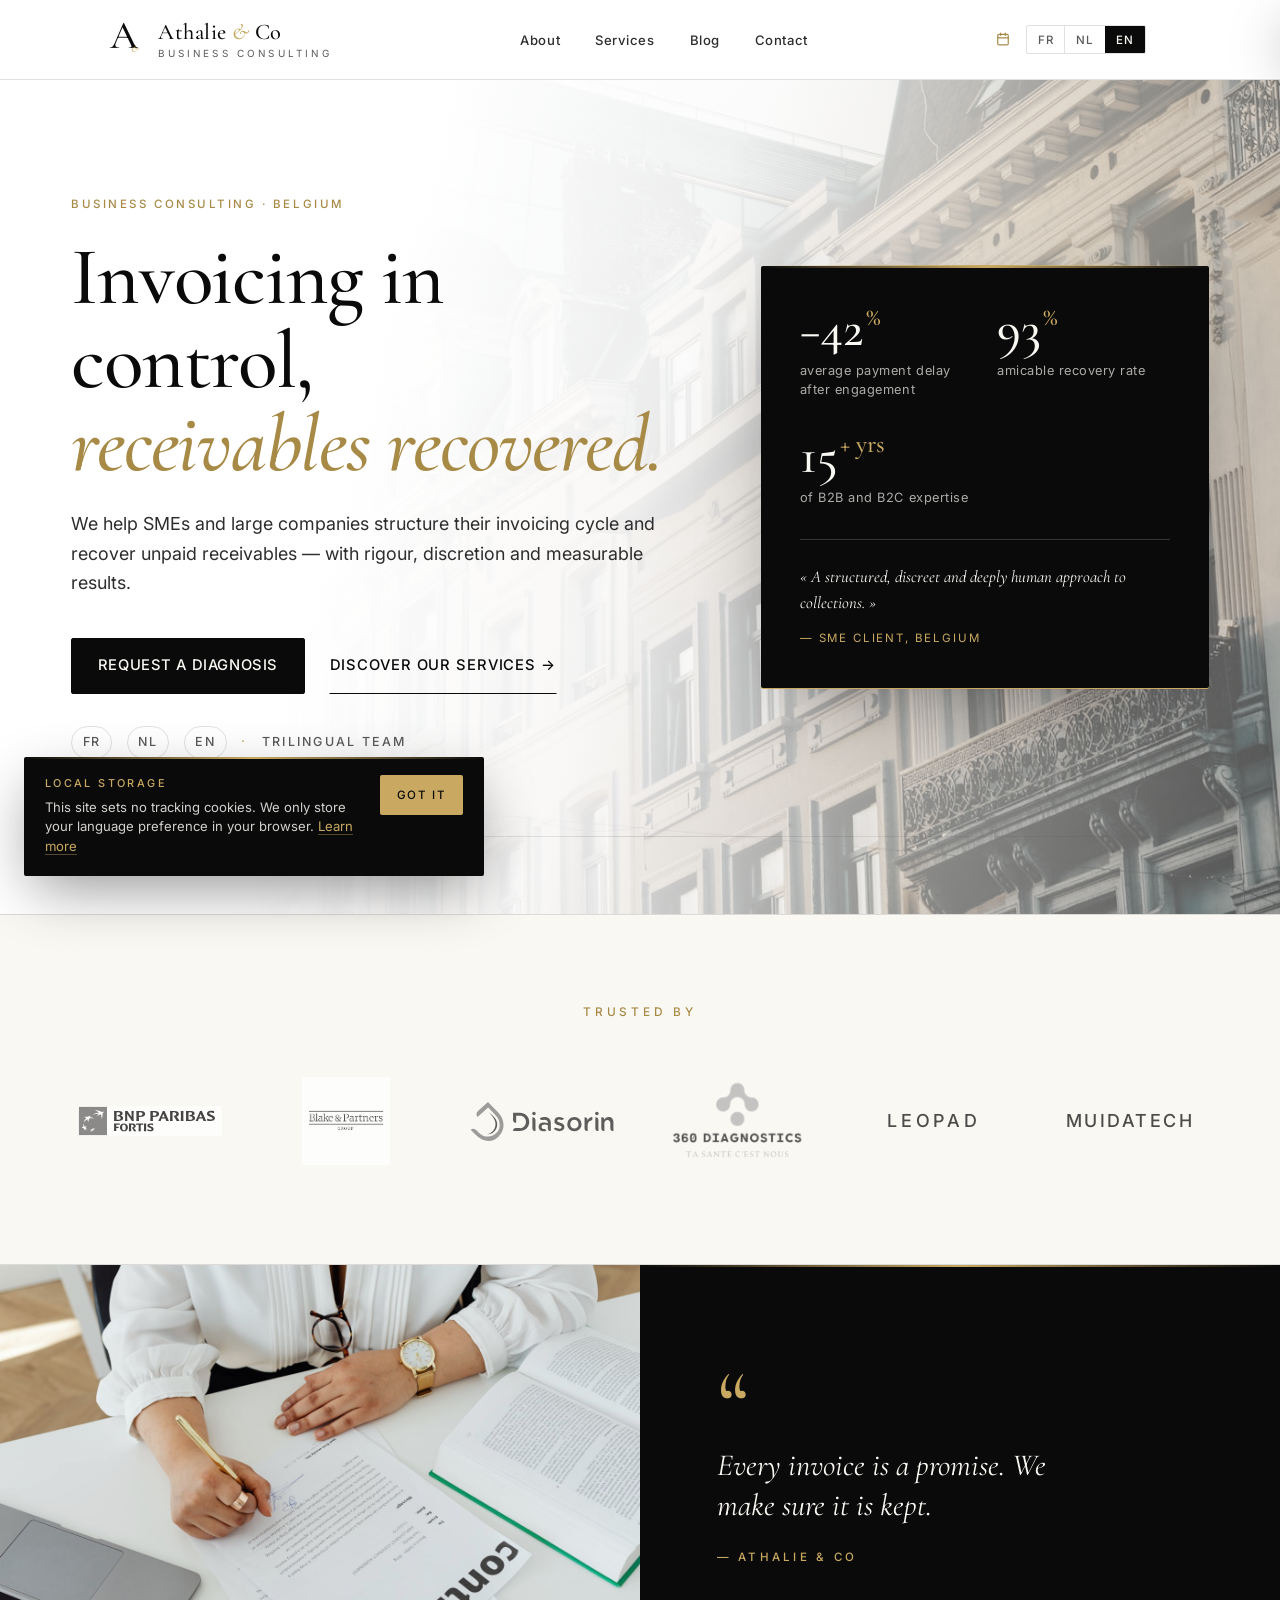
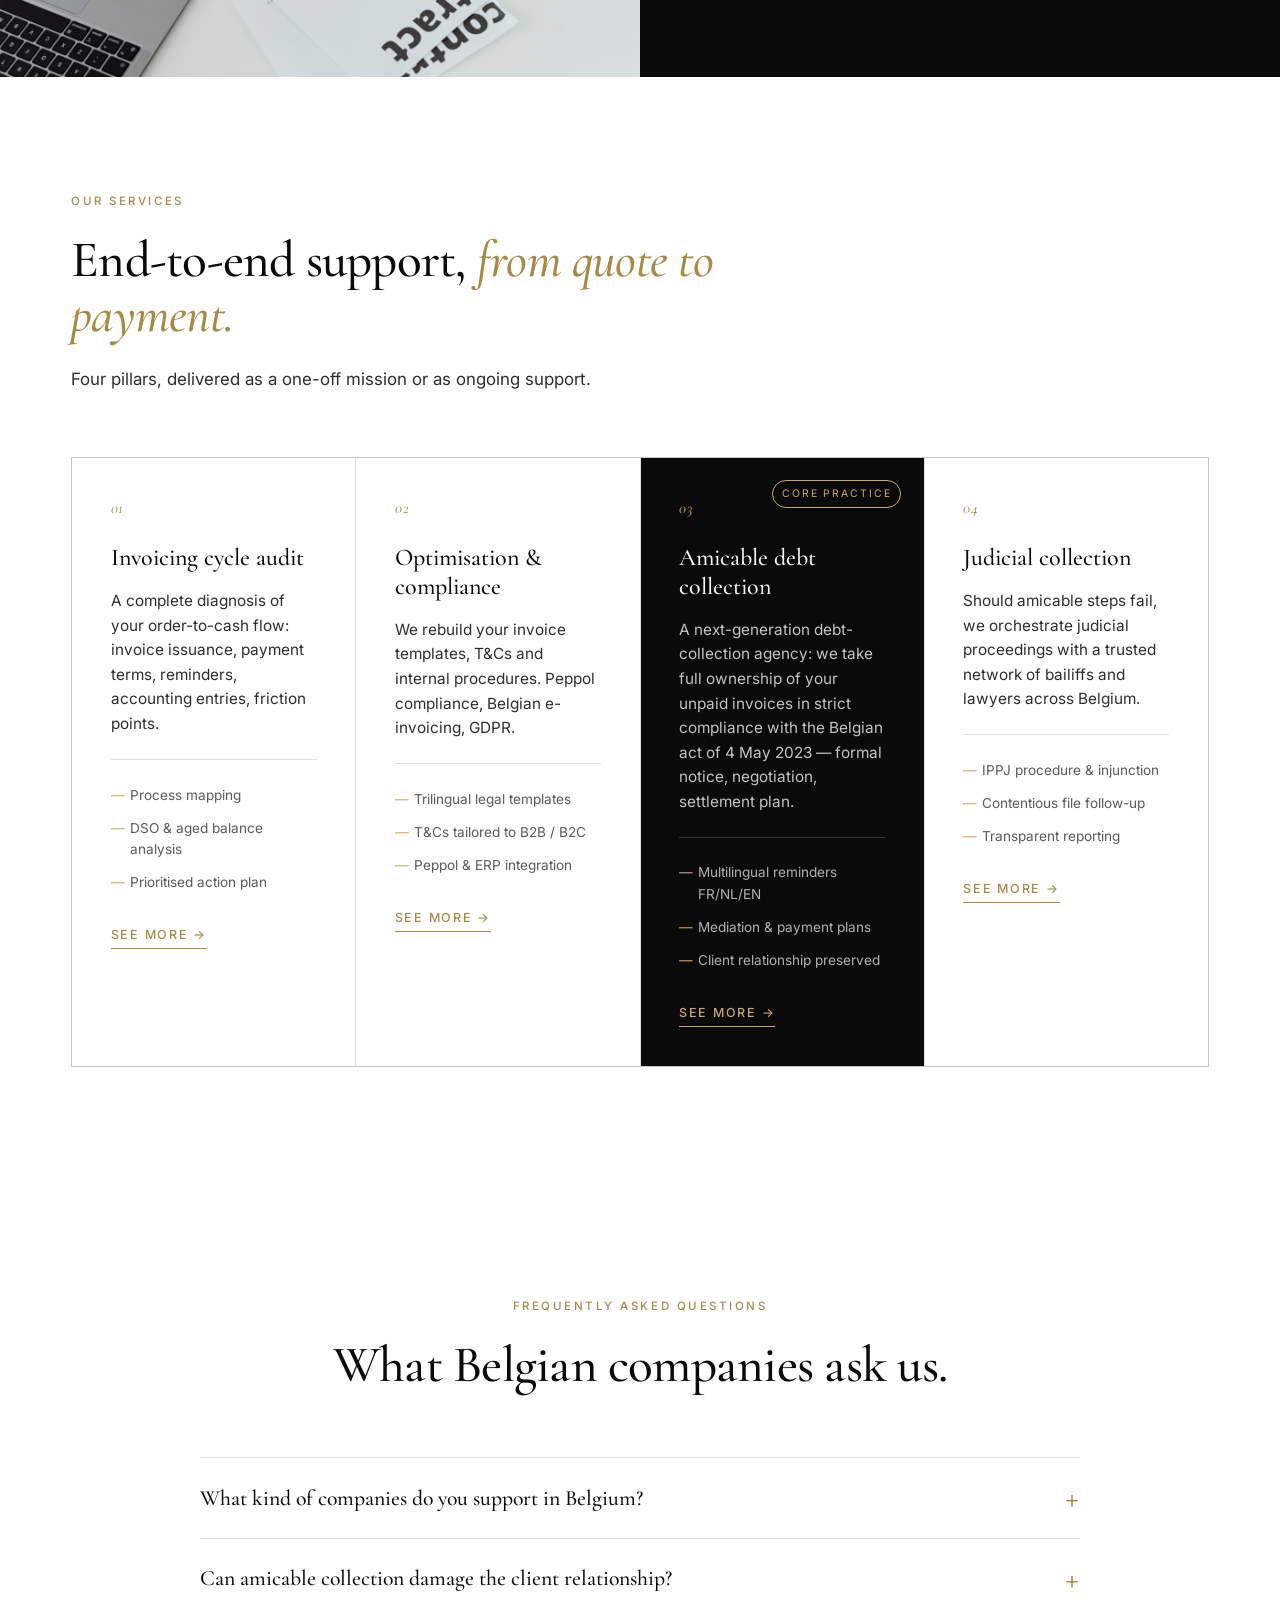
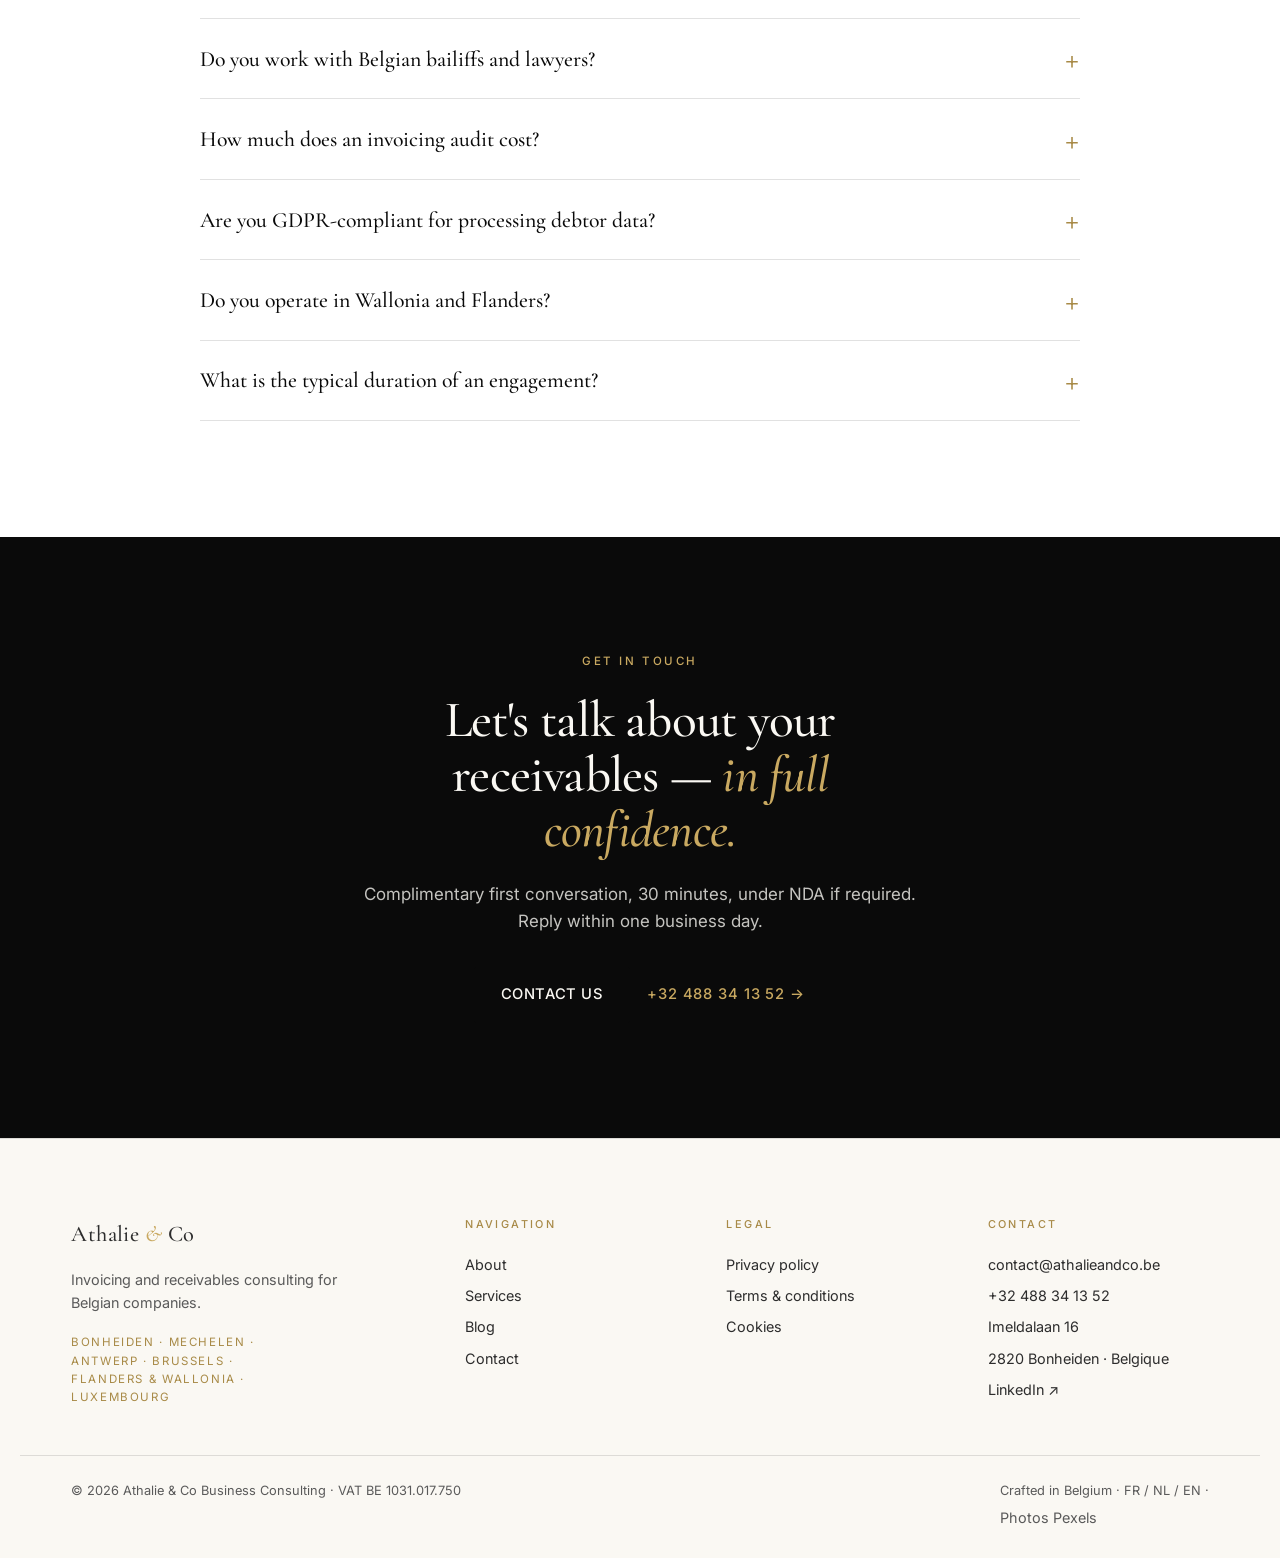
<file: index.html>
<!doctype html>
<html lang="fr">
<head>
  <meta charset="utf-8">
  <meta name="viewport" content="width=device-width,initial-scale=1,viewport-fit=cover">
  <meta http-equiv="Content-Security-Policy" content="upgrade-insecure-requests">
  <meta name="theme-color" content="#0A0A0A">
  <title>Athalie &amp; Co — Conseil en facturation et recouvrement de créances · Belgique</title>
  <meta name="description" content="Athalie & Co accompagne les entreprises belges dans l'optimisation de leur facturation et le recouvrement de créances. Équipe trilingue FR / NL / EN.">
  <meta name="robots" content="index,follow">
  <meta name="author" content="Athalie & Co Business Consulting">

  <meta property="og:title" content="Athalie & Co — Conseil en facturation et recouvrement · Belgique">
  <meta property="og:description" content="Cabinet trilingue (FR/NL/EN) en conseil en facturation et recouvrement de créances pour entreprises belges. Bonheiden, Anvers, Bruxelles, Wallonie & Flandre.">
  <meta property="og:type" content="website">
  <meta property="og:url" content="https://athalieandco.be">
  <meta property="og:site_name" content="Athalie & Co Business Consulting">
  <meta property="og:image" content="https://athalieandco.be/assets/images/team.jpg">
  <meta property="og:image:width" content="900">
  <meta property="og:image:height" content="1300">
  <meta property="og:image:alt" content="L'équipe Athalie & Co en réunion stratégique">
  <meta property="og:locale" content="fr_BE">
  <meta property="og:locale:alternate" content="nl_BE">
  <meta property="og:locale:alternate" content="en_GB">

  <meta name="twitter:card" content="summary_large_image">
  <meta name="twitter:title" content="Athalie & Co — Business Consulting · Belgique">
  <meta name="twitter:description" content="Conseil en facturation et recouvrement de créances pour entreprises belges. Équipe trilingue FR / NL / EN.">
  <meta name="twitter:image" content="https://athalieandco.be/assets/images/team.jpg">

  <meta name="geo.region" content="BE-VAN">
  <meta name="geo.placename" content="Bonheiden">
  <meta name="geo.position" content="51.0089;4.5694">
  <meta name="ICBM" content="51.0089, 4.5694">

  <link rel="icon" type="image/svg+xml" href="assets/favicon.svg">
  <link rel="alternate" hreflang="fr-be" href="./">
  <link rel="alternate" hreflang="nl-be" href="./?lang=nl">
  <link rel="alternate" hreflang="en" href="./?lang=en">
  <link rel="canonical" href="./">

  <link rel="preconnect" href="https://fonts.googleapis.com">
  <link rel="preconnect" href="https://fonts.gstatic.com" crossorigin>
  <link href="https://fonts.googleapis.com/css2?family=Cormorant+Garamond:ital,wght@0,400;0,500;0,600;1,400;1,500&family=Inter:wght@300;400;500;600&display=swap" rel="stylesheet">

  <link rel="preload" as="image" href="assets/images/brussels.jpg" fetchpriority="high">
  <link rel="manifest" href="manifest.webmanifest">
  <link rel="stylesheet" href="styles.css?v=20260518">

  <script type="application/ld+json">
  {
    "@context": "https://schema.org",
    "@type": ["LocalBusiness", "ProfessionalService"],
    "@id": "https://athalieandco.be/#business",
    "name": "Athalie & Co Business Consulting",
    "alternateName": "Athalie & Co",
    "description": "Cabinet de conseil en facturation et recouvrement de créances pour entreprises en Belgique. Équipe trilingue FR / NL / EN. Bonheiden, Anvers, Bruxelles, Flandre & Wallonie.",
    "url": "https://athalieandco.be",
    "logo": "https://athalieandco.be/assets/logo.png",
    "image": "https://athalieandco.be/assets/images/team.jpg",
    "telephone": "+32488341352",
    "email": "contact@athalieandco.be",
    "priceRange": "€€",
    "currenciesAccepted": "EUR",
    "paymentAccepted": "Virement bancaire, SEPA",
    "vatID": "BE1031017750",
    "address": {
      "@type": "PostalAddress",
      "streetAddress": "Imeldalaan 16",
      "postalCode": "2820",
      "addressLocality": "Bonheiden",
      "addressRegion": "Antwerpen",
      "addressCountry": "BE"
    },
    "geo": {
      "@type": "GeoCoordinates",
      "latitude": 51.0089,
      "longitude": 4.5694
    },
    "openingHoursSpecification": [{
      "@type": "OpeningHoursSpecification",
      "dayOfWeek": ["Monday","Tuesday","Wednesday","Thursday","Friday"],
      "opens": "09:00",
      "closes": "18:00"
    }],
    "areaServed": [
      { "@type": "Country", "name": "Belgium" },
      { "@type": "AdministrativeArea", "name": "Région de Bruxelles-Capitale" },
      { "@type": "AdministrativeArea", "name": "Vlaanderen" },
      { "@type": "AdministrativeArea", "name": "Wallonie" },
      { "@type": "AdministrativeArea", "name": "Antwerpen" },
      { "@type": "AdministrativeArea", "name": "Vlaams-Brabant" },
      { "@type": "AdministrativeArea", "name": "Brabant Wallon" },
      { "@type": "Country", "name": "Luxembourg" }
    ],
    "knowsLanguage": ["fr-BE", "nl-BE", "en"],
    "availableLanguage": ["fr", "nl", "en"],
    "founder": {
      "@type": "Person",
      "name": "Anne-Françoise Mabiala",
      "jobTitle": "Founder",
      "sameAs": "https://www.linkedin.com/in/anne-françoise-mabiala/"
    },
    "hasOfferCatalog": {
      "@type": "OfferCatalog",
      "name": "Services",
      "itemListElement": [
        { "@type": "Offer", "itemOffered": { "@type": "Service", "name": "Audit du cycle de facturation", "serviceType": "Audit comptable" } },
        { "@type": "Offer", "itemOffered": { "@type": "Service", "name": "Optimisation et mise en conformité Peppol", "serviceType": "Conseil" } },
        { "@type": "Offer", "itemOffered": { "@type": "Service", "name": "Recouvrement amiable de créances", "serviceType": "Recouvrement" } },
        { "@type": "Offer", "itemOffered": { "@type": "Service", "name": "Recouvrement judiciaire", "serviceType": "Recouvrement contentieux" } }
      ]
    },
    "sameAs": ["https://www.linkedin.com/in/anne-françoise-mabiala/"]
  }
  </script>

  <script type="application/ld+json">
  {
    "@context": "https://schema.org",
    "@type": "FAQPage",
    "mainEntity": [
      {
        "@type": "Question",
        "name": "Quels types d'entreprises accompagnez-vous en Belgique ?",
        "acceptedAnswer": {
          "@type": "Answer",
          "text": "Nous accompagnons les PME, ETI et grandes entreprises actives en Belgique — services, immobilier, santé, construction, e-commerce et professions libérales. Notre couverture est nationale, avec une présence renforcée en Flandre (Anvers, Vlaams-Brabant) et en Région bruxelloise."
        }
      },
      {
        "@type": "Question",
        "name": "Le recouvrement amiable peut-il endommager la relation client ?",
        "acceptedAnswer": {
          "@type": "Answer",
          "text": "Non. Notre méthode repose sur le dialogue dans la langue du débiteur (FR / NL / EN), le respect strict de la loi belge du 4 mai 2023 et la médiation par plan d'apurement. Plus de 90 % des dossiers se résolvent à l'amiable sans rupture commerciale."
        }
      },
      {
        "@type": "Question",
        "name": "Travaillez-vous avec des huissiers et avocats belges ?",
        "acceptedAnswer": {
          "@type": "Answer",
          "text": "Oui. En cas d'échec amiable, nous orchestrons la procédure judiciaire en collaboration avec un réseau d'huissiers de justice et d'avocats partenaires sur l'ensemble du territoire belge."
        }
      },
      {
        "@type": "Question",
        "name": "Combien coûte un audit de facturation ?",
        "acceptedAnswer": {
          "@type": "Answer",
          "text": "Chaque mission fait l'objet d'un devis personnalisé en fonction de la taille de l'entreprise et de la complexité du cycle order-to-cash. Le premier échange de diagnostic (30 min) est offert. Nos honoraires peuvent être forfaitaires, au temps passé ou au résultat pour le recouvrement amiable."
        }
      },
      {
        "@type": "Question",
        "name": "Êtes-vous conformes RGPD pour le traitement des données débiteurs ?",
        "acceptedAnswer": {
          "@type": "Answer",
          "text": "Oui. Un accord de sous-traitance RGPD (article 28) est signé pour chaque mission impliquant un transfert de données débiteurs. Toutes les données sont traitées exclusivement dans l'UE et conformément à la loi belge du 30 juillet 2018."
        }
      },
      {
        "@type": "Question",
        "name": "Intervenez-vous en Wallonie et en Flandre ?",
        "acceptedAnswer": {
          "@type": "Answer",
          "text": "Oui, sur l'ensemble de la Belgique — Flandre, Wallonie, Région de Bruxelles-Capitale — ainsi qu'au Luxembourg et en France. Notre équipe trilingue traite chaque dossier dans la langue du client final."
        }
      },
      {
        "@type": "Question",
        "name": "Quelle est la durée typique d'une mission ?",
        "acceptedAnswer": {
          "@type": "Answer",
          "text": "Un audit de facturation prend 2 à 4 semaines. Une mission de recouvrement amiable se déroule sur 6 à 12 semaines. Les accompagnements récurrents (poste client, formation) sont sur 3 à 12 mois."
        }
      }
    ]
  }
  </script>

  <!-- Google Analytics gtag.js -->
  <script async src="https://www.googletagmanager.com/gtag/js?id=G-Y983EKCF2R"></script>
  <script>
    window.dataLayer = window.dataLayer || [];
    function gtag(){dataLayer.push(arguments);}
    gtag('js', new Date());
    gtag('config', 'G-Y983EKCF2R');
  </script>
</head>
<body>

<header class="site-header" id="top">
  <div class="container header__inner">
    <a class="brand" href="/" aria-label="Athalie & Co">
      <svg class="brand__mark" viewBox="0 0 200 200" aria-hidden="true">
        <text x="100" y="135" text-anchor="middle" font-family="'Cormorant Garamond', Georgia, serif" font-weight="500" font-size="180">A</text>
        <text x="148" y="155" text-anchor="middle" font-family="'Cormorant Garamond', Georgia, serif" font-style="italic" font-weight="500" font-size="48" class="brand__amp">&amp;</text>
      </svg>
      <span class="brand__wordmark">
        <span class="brand__name">Athalie <span class="brand__amp-inline">&amp;</span> Co</span>
        <span class="brand__tag" data-i18n="brand.tag">Business Consulting</span>
      </span>
    </a>

    <nav class="nav" aria-label="Primary">
      <ul>
        <li><a href="about.html" data-i18n="nav.about">À propos</a></li>
        <li><a href="services.html" data-i18n="nav.services">Services</a></li>
        <li><a href="blog/" data-i18n="nav.blog">Blog</a></li>
        <li><a href="contact.html" data-i18n="nav.contact">Contact</a></li>
      </ul>
    </nav>

    <div class="header__aside">
      <a class="header__cta" href="contact.html" aria-label="Réserver un rendez-vous">
        <svg width="14" height="14" viewBox="0 0 24 24" fill="none" stroke="currentColor" stroke-width="2" stroke-linecap="round" stroke-linejoin="round" aria-hidden="true"><rect x="3" y="4" width="18" height="18" rx="2" ry="2"/><line x1="16" y1="2" x2="16" y2="6"/><line x1="8" y1="2" x2="8" y2="6"/><line x1="3" y1="10" x2="21" y2="10"/></svg>
        <span data-i18n="nav.book">Réserver un RDV</span>
      </a>
      <div class="lang" role="group" aria-label="Language">
        <button type="button" data-lang="fr" aria-pressed="true">FR</button>
        <button type="button" data-lang="nl" aria-pressed="false">NL</button>
        <button type="button" data-lang="en" aria-pressed="false">EN</button>
      </div>
    </div>

    <button class="menu-toggle" aria-expanded="false" aria-controls="mobile-nav" aria-label="Menu">
      <span></span><span></span><span></span>
    </button>
  </div>

  <div class="mobile-nav__backdrop" hidden></div>
  <aside class="mobile-nav" id="mobile-nav" hidden aria-label="Menu mobile">
    <button type="button" class="mobile-nav__close" aria-label="Fermer le menu">
      <svg width="22" height="22" viewBox="0 0 24 24" fill="none" stroke="currentColor" stroke-width="1.5" aria-hidden="true">
        <line x1="6" y1="6" x2="18" y2="18"/>
        <line x1="18" y1="6" x2="6" y2="18"/>
      </svg>
    </button>
    <nav aria-label="Menu mobile principal">
      <ul>
        
<li><a href="about.html" data-i18n="nav.about">À propos</a></li>        <li><a href="services.html" data-i18n="nav.services">Services</a></li>        <li><a href="blog/" data-i18n="nav.blog">Blog</a></li>        <li><a href="contact.html" data-i18n="nav.contact">Contact</a></li>
      </ul>
    </nav>
    <div class="mobile-nav__lang" role="group" aria-label="Language">
      <button type="button" data-lang="fr" aria-pressed="true">FR</button>
      <button type="button" data-lang="nl" aria-pressed="false">NL</button>
      <button type="button" data-lang="en" aria-pressed="false">EN</button>
    </div>
    <div class="mobile-nav__contact">
      <a href="tel:+32488341352">+32 488 34 13 52</a>
      <a href="mailto:contact@athalieandco.be">contact@athalieandco.be</a>
      <a href="https://www.linkedin.com/in/anne-françoise-mabiala/" rel="noopener" target="_blank">LinkedIn ↗</a>
    </div>
    <a class="btn btn--gold btn--block mobile-nav__cta" href="contact.html" data-i18n="nav.book">Réserver un RDV</a>
  </aside>
</header>

<main id="main">

  <!-- HERO -->
  <section class="hero">
    <div class="container hero__grid">
      <div class="hero__copy">
        <p class="eyebrow" data-i18n="hero.eyebrow">Conseil aux entreprises · Belgique</p>
        <h1 class="display">
          <span data-i18n="hero.title.l1">Facturation maîtrisée,</span><br>
          <em data-i18n="hero.title.l2">créances recouvrées.</em>
        </h1>
        <p class="lede" data-i18n="hero.lede">
          Nous aidons les PME et grandes entreprises à structurer leur cycle de facturation et à récupérer leurs créances impayées — avec rigueur, discrétion et résultats mesurables.
        </p>
        <div class="hero__cta">
          <a class="btn btn--gold" href="contact.html" data-i18n="hero.cta1">Demander un diagnostic</a>
          <a class="btn btn--link" href="services.html" data-i18n="hero.cta2">Découvrir nos services →</a>
        </div>
        <ul class="hero__pills" aria-label="Languages">
          <li>FR</li><li>NL</li><li>EN</li>
          <li class="hero__pills-sep">·</li>
          <li data-i18n="hero.pill.trilingual">Équipe trilingue</li>
        </ul>
      </div>

      <aside class="hero__card" aria-label="Indicateurs clés">
        <div class="kpi">
          <div class="kpi__num">−42<span>%</span></div>
          <div class="kpi__lbl" data-i18n="hero.kpi1">délai moyen de paiement après mission</div>
        </div>
        <div class="kpi">
          <div class="kpi__num">93<span>%</span></div>
          <div class="kpi__lbl" data-i18n="hero.kpi2">taux de recouvrement amiable</div>
        </div>
        <div class="kpi">
          <div class="kpi__num">15<span data-i18n="hero.kpi3suffix">+ ans</span></div>
          <div class="kpi__lbl" data-i18n="hero.kpi3">d'expertise B2B et B2C</div>
        </div>
        <div class="kpi kpi--quote">
          <p>« <span data-i18n="hero.kpi.quote">Une approche structurée, discrète et profondément humaine du recouvrement.</span> »</p>
          <span class="kpi__cite" data-i18n="hero.kpi.cite">— Client PME, Belgique</span>
        </div>
      </aside>
    </div>

    <div class="hero__rule" aria-hidden="true"></div>
  </section>

  <!-- CLIENTS / TRUSTED BY -->
  <section class="clients" aria-label="Clients">
    <div class="container">
      <p class="clients__label" data-i18n="clients.label">Ils nous font confiance</p>
      <ul class="clients__list">
        <li class="client" data-name="BNP Paribas Fortis">
          <img src="assets/clients/bnp-paribas-fortis.svg" alt="BNP Paribas Fortis" loading="lazy">
        </li>
        <li class="client" data-name="Blake &amp; Partners">
          <img src="assets/clients/blake-partners.png" alt="Blake &amp; Partners" loading="lazy">
        </li>
        <li class="client" data-name="DiaSorin">
          <img src="assets/clients/diasorin.svg" alt="DiaSorin" loading="lazy">
        </li>
        <li class="client" data-name="360 Diagnostics">
          <img src="assets/clients/360-diagnostics.png" alt="360 Diagnostics" loading="lazy">
        </li>
        <li class="client" data-name="Leopad">
          <span class="client__wordmark client__wordmark--leopad">Leopad</span>
        </li>
        <li class="client" data-name="Muidatech">
          <span class="client__wordmark client__wordmark--muidatech">Muidatech</span>
        </li>
      </ul>
    </div>
  </section>

  <!-- EDITORIAL STRIP -->
  <section class="strip" aria-hidden="true">
    <figure class="strip__half strip__half--img">
      <img src="assets/images/signing.jpg" alt="" loading="lazy" width="1400" height="900">
    </figure>
    <figure class="strip__half strip__half--quote">
      <blockquote>
        <span class="strip__mark">“</span>
        <p data-i18n="strip.quote">Chaque facture est une promesse. Nous veillons à ce qu'elle soit tenue.</p>
        <footer data-i18n="strip.cite">— Athalie &amp; Co</footer>
      </blockquote>
    </figure>
  </section>

  <!-- SERVICES -->
  <section class="section" id="services">
    <div class="container">
      <header class="section__head">
        <p class="eyebrow" data-i18n="services.eyebrow">Nos services</p>
        <h2 class="display display--sm">
          <span data-i18n="services.title.l1">Un accompagnement complet,</span>
          <em data-i18n="services.title.l2">du devis au paiement.</em>
        </h2>
        <p class="section__lede" data-i18n="services.lede">
          Quatre piliers d'intervention, modulables en mission ponctuelle ou en accompagnement récurrent.
        </p>
      </header>

      <div class="services">

        <article class="service">
          <div class="service__num">01</div>
          <h3 data-i18n="svc1.title">Audit du cycle de facturation</h3>
          <p data-i18n="svc1.body">Diagnostic complet de votre order-to-cash : émission des factures, conditions de paiement, relances, écritures comptables, points de friction.</p>
          <ul>
            <li data-i18n="svc1.b1">Cartographie des flux</li>
            <li data-i18n="svc1.b2">Analyse du DSO &amp; balance âgée</li>
            <li data-i18n="svc1.b3">Plan d'action priorisé</li>
          </ul>
          <a class="service__cta" href="services.html#audit" data-i18n="svc.cta">Voir le détail →</a>
        </article>

        <article class="service">
          <div class="service__num">02</div>
          <h3 data-i18n="svc2.title">Optimisation &amp; mise en conformité</h3>
          <p data-i18n="svc2.body">Refonte de vos modèles de factures, conditions générales de vente et procédures internes. Conformité Peppol, e-invoicing belge, RGPD.</p>
          <ul>
            <li data-i18n="svc2.b1">Modèles légaux trilingues</li>
            <li data-i18n="svc2.b2">CGV adaptées B2B / B2C</li>
            <li data-i18n="svc2.b3">Intégration Peppol &amp; ERP</li>
          </ul>
          <a class="service__cta" href="services.html#conformite" data-i18n="svc.cta">Voir le détail →</a>
        </article>

        <article class="service service--featured">
          <div class="service__num">03</div>
          <h3 data-i18n="svc3.title">Recouvrement amiable de créances</h3>
          <p data-i18n="svc3.body">Société de recouvrement nouvelle génération : nous prenons en charge vos factures impayées dans le respect strict de la loi belge du 4 mai 2023 — mise en demeure, négociation, plan d'apurement.</p>
          <ul>
            <li data-i18n="svc3.b1">Relances multicanales FR/NL/EN</li>
            <li data-i18n="svc3.b2">Médiation et plans de paiement</li>
            <li data-i18n="svc3.b3">Préservation de la relation client</li>
          </ul>
          <a class="service__cta service__cta--light" href="services.html#amiable" data-i18n="svc.cta">Voir le détail →</a>
          <span class="service__badge" data-i18n="svc3.badge">Cœur de métier</span>
        </article>

        <article class="service">
          <div class="service__num">04</div>
          <h3 data-i18n="svc4.title">Recouvrement judiciaire</h3>
          <p data-i18n="svc4.body">En cas d'échec amiable, nous orchestrons la procédure judiciaire en collaboration avec un réseau d'huissiers et d'avocats de confiance en Belgique.</p>
          <ul>
            <li data-i18n="svc4.b1">Procédure IPPJ &amp; injonction</li>
            <li data-i18n="svc4.b2">Suivi des dossiers contentieux</li>
            <li data-i18n="svc4.b3">Reporting transparent</li>
          </ul>
          <a class="service__cta" href="services.html#judiciaire" data-i18n="svc.cta">Voir le détail →</a>
        </article>

      </div>
    </div>
  </section>


  <!-- FAQ -->
  <section class="section" id="faq">
    <div class="container">
      <header class="section__head section__head--center">
        <p class="eyebrow" data-i18n="faq.eyebrow">Questions fréquentes</p>
        <h2 class="display display--sm">
          <span data-i18n="faq.title">Ce que les entreprises belges nous demandent.</span>
        </h2>
      </header>

      <ol class="faq">
        <li class="faq__item">
          <details>
            <summary><span data-i18n="faq.q1">Quels types d'entreprises accompagnez-vous en Belgique ?</span></summary>
            <p data-i18n="faq.a1">Nous accompagnons les PME, ETI et grandes entreprises actives en Belgique — services, immobilier, santé, construction, e-commerce et professions libérales. Notre couverture est nationale, avec une présence renforcée en Flandre (Anvers, Vlaams-Brabant) et en Région bruxelloise.</p>
          </details>
        </li>
        <li class="faq__item">
          <details>
            <summary><span data-i18n="faq.q2">Le recouvrement amiable peut-il endommager la relation client ?</span></summary>
            <p data-i18n="faq.a2">Non. Notre méthode repose sur le dialogue dans la langue du débiteur (FR / NL / EN), le respect strict de la loi belge du 4 mai 2023 et la médiation par plan d'apurement. Plus de 90 % des dossiers se résolvent à l'amiable sans rupture commerciale.</p>
          </details>
        </li>
        <li class="faq__item">
          <details>
            <summary><span data-i18n="faq.q3">Travaillez-vous avec des huissiers et avocats belges ?</span></summary>
            <p data-i18n="faq.a3">Oui. En cas d'échec amiable, nous orchestrons la procédure judiciaire en collaboration avec un réseau d'huissiers de justice et d'avocats partenaires sur l'ensemble du territoire belge.</p>
          </details>
        </li>
        <li class="faq__item">
          <details>
            <summary><span data-i18n="faq.q4">Combien coûte un audit de facturation ?</span></summary>
            <p data-i18n="faq.a4">Chaque mission fait l'objet d'un devis personnalisé. Le premier échange de diagnostic (30 min) est offert. Nos honoraires peuvent être forfaitaires, au temps passé ou au résultat pour le recouvrement amiable.</p>
          </details>
        </li>
        <li class="faq__item">
          <details>
            <summary><span data-i18n="faq.q5">Êtes-vous conformes RGPD pour le traitement des données débiteurs ?</span></summary>
            <p data-i18n="faq.a5">Oui. Un accord de sous-traitance RGPD (article 28) est signé pour chaque mission impliquant un transfert de données débiteurs. Toutes les données sont traitées exclusivement dans l'UE et conformément à la loi belge du 30 juillet 2018.</p>
          </details>
        </li>
        <li class="faq__item">
          <details>
            <summary><span data-i18n="faq.q6">Intervenez-vous en Wallonie et en Flandre ?</span></summary>
            <p data-i18n="faq.a6">Oui, sur l'ensemble de la Belgique — Flandre, Wallonie, Région de Bruxelles-Capitale — ainsi qu'au Luxembourg et en France. Notre équipe trilingue traite chaque dossier dans la langue du client final.</p>
          </details>
        </li>
        <li class="faq__item">
          <details>
            <summary><span data-i18n="faq.q7">Quelle est la durée typique d'une mission ?</span></summary>
            <p data-i18n="faq.a7">Un audit de facturation prend 2 à 4 semaines. Une mission de recouvrement amiable se déroule sur 6 à 12 semaines. Les accompagnements récurrents (poste client, formation) sont sur 3 à 12 mois.</p>
          </details>
        </li>
      </ol>
    </div>
  </section>


  <!-- CTA strip → contact page -->
  <section class="section section--dark">
    <div class="container" style="text-align:center;max-width:680px">
      <p class="eyebrow eyebrow--light" data-i18n="hcta.eyebrow">Prendre contact</p>
      <h2 class="display display--sm display--light">
        <span data-i18n="hcta.title.l1">Parlons de vos créances —</span>
        <em data-i18n="hcta.title.l2">en toute confidentialité.</em>
      </h2>
      <p class="section__lede section__lede--light" data-i18n="hcta.lede" style="margin-inline:auto">
        Premier échange offert, 30 minutes, sous NDA si nécessaire. Réponse sous 24h ouvrées.
      </p>
      <div style="margin-top:2rem;display:flex;gap:1rem;justify-content:center;flex-wrap:wrap">
        <a class="btn btn--gold" href="contact.html" data-i18n="hcta.primary">Nous contacter</a>
        <a class="btn btn--link" style="color:var(--gold)" href="tel:+32488341352" data-i18n="hcta.secondary">+32 488 34 13 52 →</a>
      </div>
    </div>
  </section>

</main>

<footer class="site-footer">
  <div class="container footer__grid">
    <div class="footer__brand">
      <span class="brand__name">Athalie <span class="brand__amp-inline">&amp;</span> Co</span>
      <p data-i18n="footer.tag">Conseil en facturation et recouvrement de créances pour les entreprises belges.</p>
      <p class="footer__geo" data-i18n="footer.geo">Bonheiden · Malines · Anvers · Bruxelles · Flandre &amp; Wallonie · Luxembourg</p>
    </div>
    <nav class="footer__nav" aria-label="Footer">
      <h5 data-i18n="footer.nav">Navigation</h5>
      <a href="about.html" data-i18n="nav.about">À propos</a>
      <a href="services.html" data-i18n="nav.services">Services</a>
      <a href="blog/" data-i18n="nav.blog">Blog</a>
      <a href="contact.html" data-i18n="nav.contact">Contact</a>
    </nav>
    <div class="footer__legal">
      <h5 data-i18n="footer.legal">Légal</h5>
      <a href="privacy.html" data-i18n="footer.privacy">Politique de confidentialité</a>
      <a href="terms.html" data-i18n="footer.terms">Conditions générales</a>
      <a href="privacy.html#cookies" data-i18n="footer.cookies">Cookies</a>
    </div>
    <div class="footer__meta">
      <h5 data-i18n="footer.contact">Contact</h5>
      <a href="mailto:contact@athalieandco.be">contact@athalieandco.be</a>
      <a href="tel:+32488341352">+32 488 34 13 52</a>
      <span>Imeldalaan 16</span>
      <span>2820 Bonheiden · Belgique</span>
      <a href="https://www.linkedin.com/in/anne-françoise-mabiala/" rel="noopener" target="_blank">LinkedIn ↗</a>
    </div>
  </div>
  <div class="container footer__bottom">
    <small>© <span id="year"></span> Athalie &amp; Co Business Consulting · <span data-i18n="footer.vat">TVA</span> BE 1031.017.750</small>
    <small><span data-i18n="footer.crafted">Site conçu en Belgique · FR / NL / EN</span> · <a href="https://www.pexels.com" rel="noopener" target="_blank" style="color:inherit">Photos Pexels</a></small>
  </div>
</footer>

<script src="i18n.js?v=20260518" defer></script>
<script src="script.js?v=20260518" defer></script>
<script src="cookie-banner.js?v=20260518" defer></script>
</body>
</html>
</file>
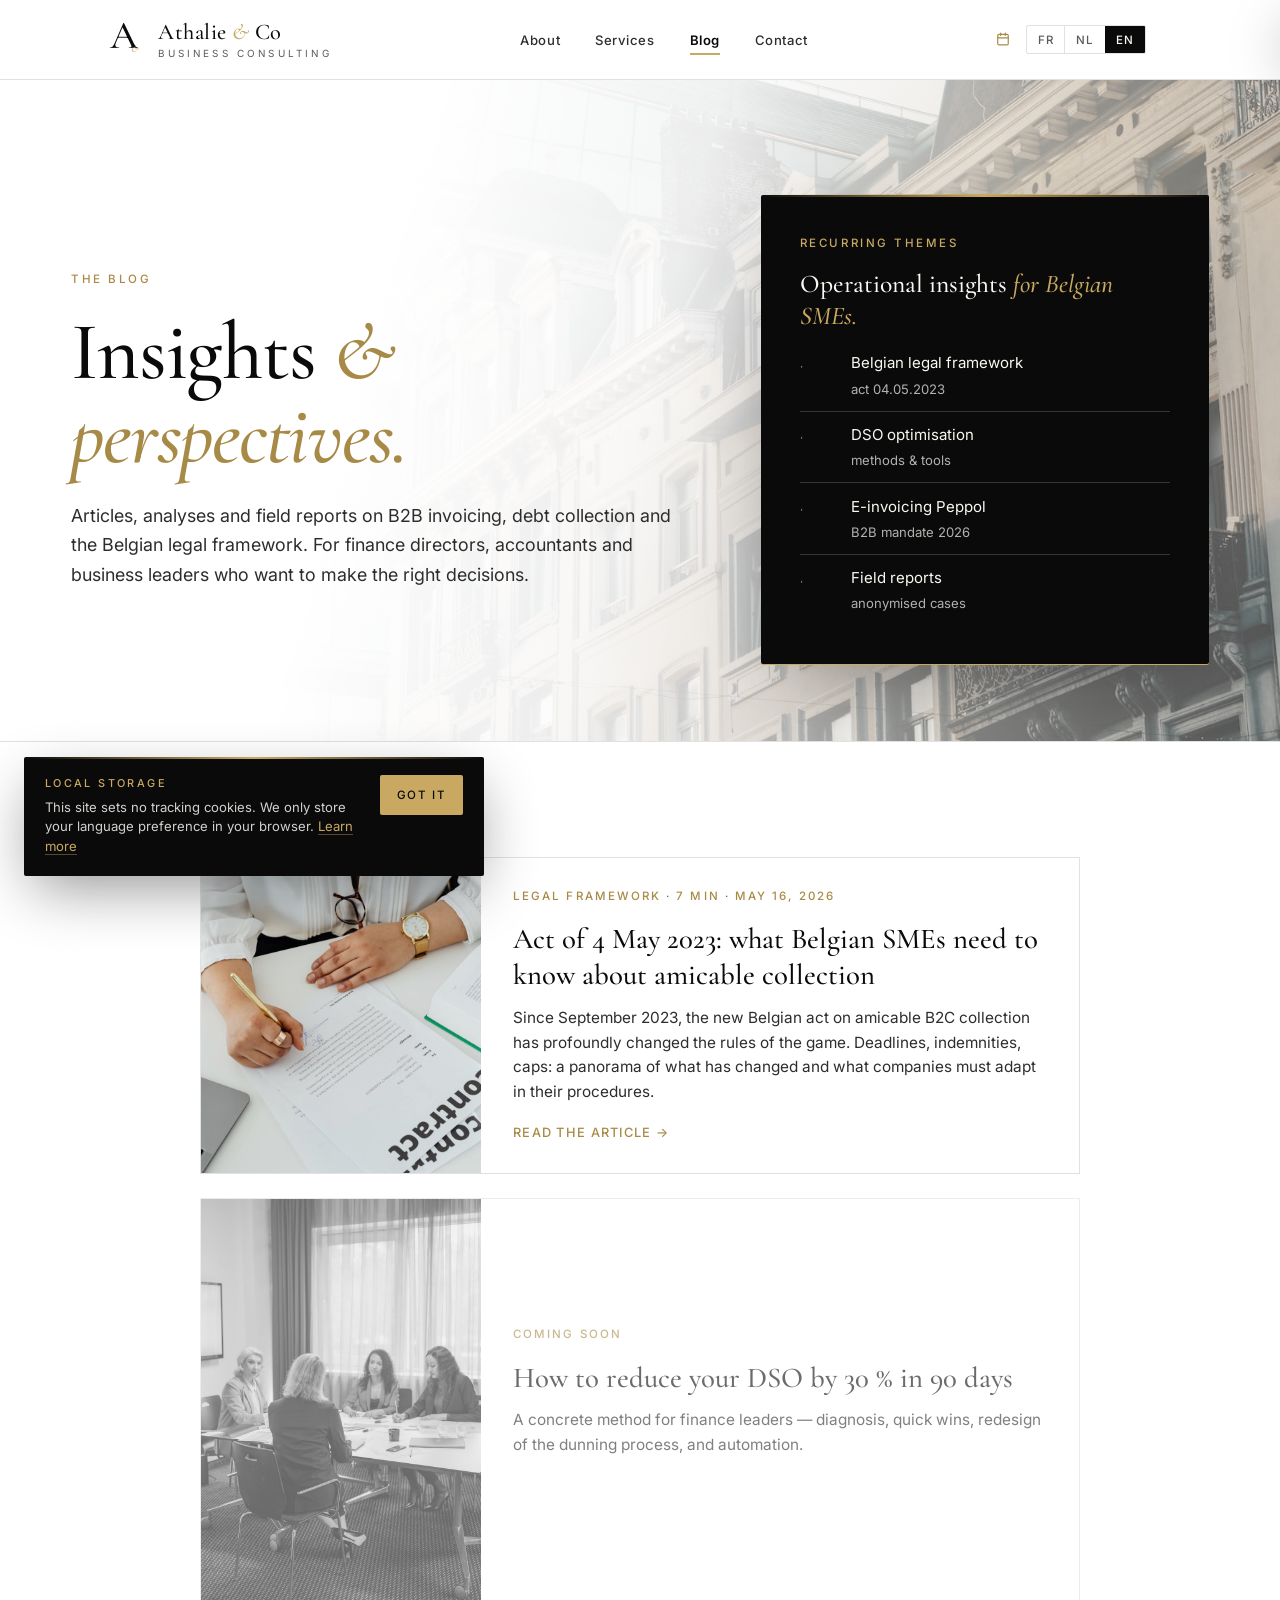
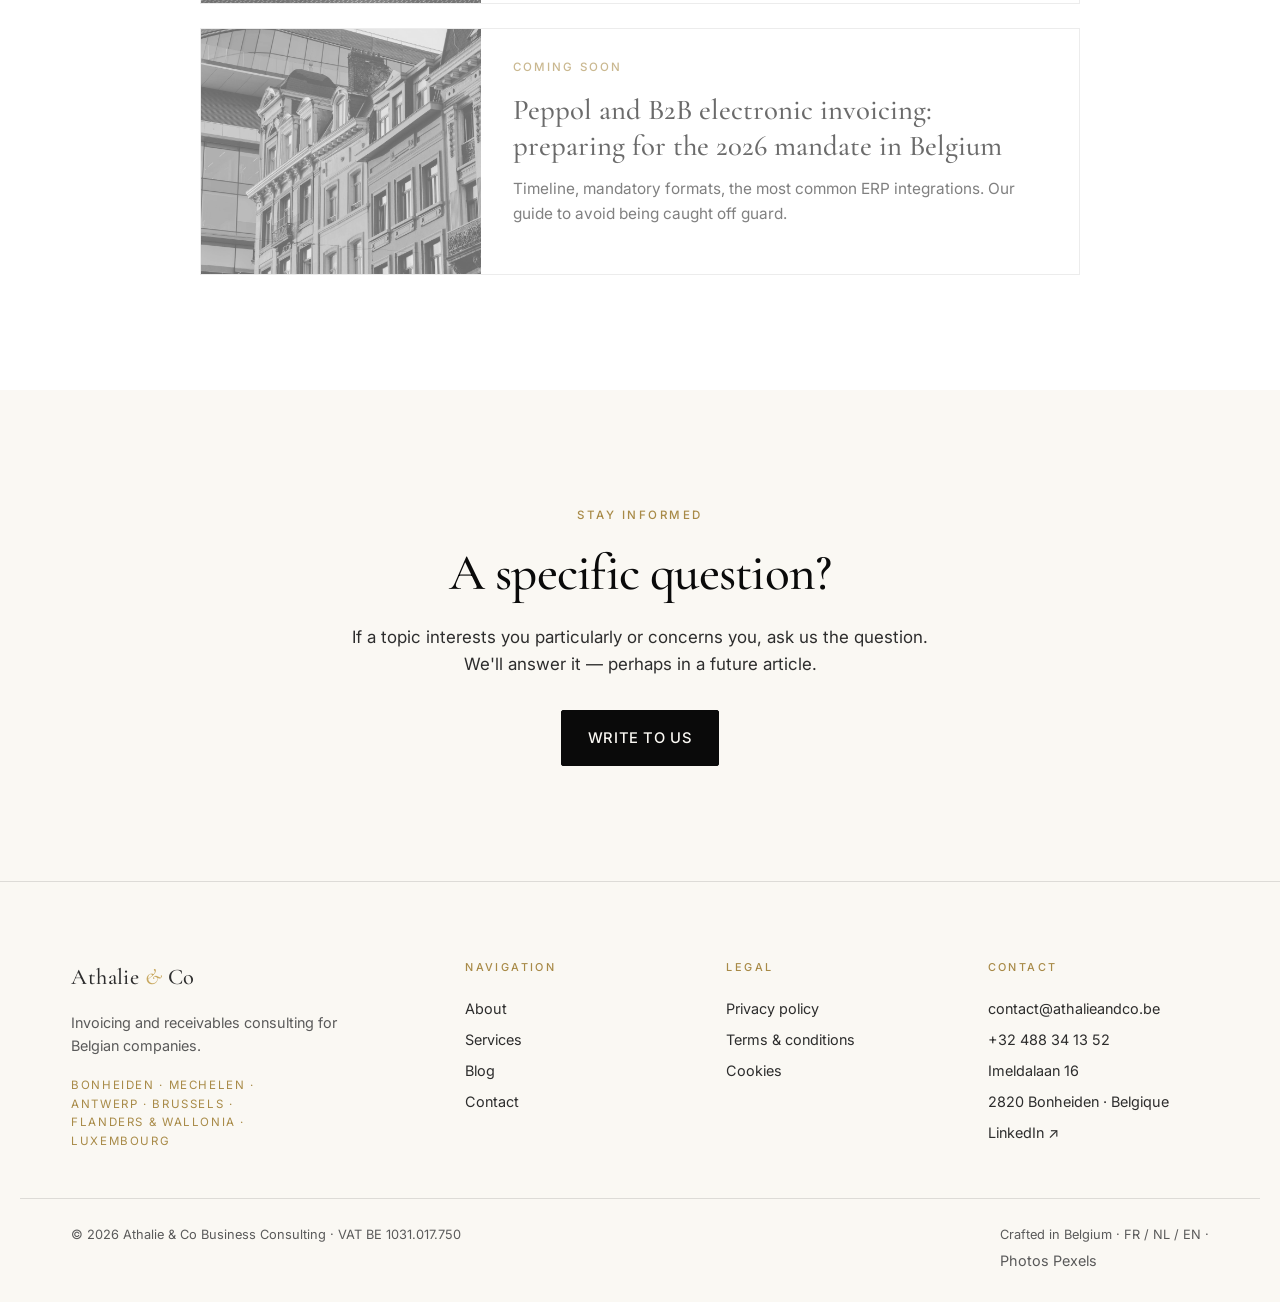
<file: blog/index.html>
<!doctype html>
<html lang="fr-BE">
<head>
  <meta charset="utf-8">
  <meta name="viewport" content="width=device-width,initial-scale=1,viewport-fit=cover">
  <meta http-equiv="Content-Security-Policy" content="upgrade-insecure-requests">
  <meta name="theme-color" content="#0A0A0A">
  <title>Blog — Athalie &amp; Co · Conseil facturation et recouvrement Belgique</title>
  <meta name="description" content="Articles, analyses et décryptages sur la facturation B2B, le recouvrement de créances et le cadre légal belge. Par Athalie & Co Business Consulting.">
  <meta name="robots" content="index,follow">
  <link rel="icon" type="image/svg+xml" href="../assets/favicon.svg">
  <link rel="canonical" href="https://athalieandco.be/blog/">

  <meta property="og:title" content="Blog — Athalie & Co">
  <meta property="og:description" content="Décryptages facturation et recouvrement pour entreprises belges.">
  <meta property="og:image" content="https://athalieandco.be/assets/images/signing.jpg">
  <meta property="og:url" content="https://athalieandco.be/blog/">

  <link rel="preconnect" href="https://fonts.googleapis.com">
  <link rel="preconnect" href="https://fonts.gstatic.com" crossorigin>
  <link href="https://fonts.googleapis.com/css2?family=Cormorant+Garamond:ital,wght@0,400;0,500;0,600;1,400;1,500&family=Inter:wght@300;400;500;600&display=swap" rel="stylesheet">
  <link rel="stylesheet" href="../styles.css?v=20260518">

  <!-- Google Analytics gtag.js -->
  <script async src="https://www.googletagmanager.com/gtag/js?id=G-Y983EKCF2R"></script>
  <script>
    window.dataLayer = window.dataLayer || [];
    function gtag(){dataLayer.push(arguments);}
    gtag('js', new Date());
    gtag('config', 'G-Y983EKCF2R');
  </script>
</head>
<body>

<header class="site-header" id="top">
  <div class="container header__inner">
    <a class="brand" href="../" aria-label="Athalie & Co">
      <svg class="brand__mark" viewBox="0 0 200 200" aria-hidden="true">
        <text x="100" y="135" text-anchor="middle" font-family="'Cormorant Garamond', Georgia, serif" font-weight="500" font-size="180">A</text>
        <text x="148" y="155" text-anchor="middle" font-family="'Cormorant Garamond', Georgia, serif" font-style="italic" font-weight="500" font-size="48" class="brand__amp">&amp;</text>
      </svg>
      <span class="brand__wordmark">
        <span class="brand__name">Athalie <span class="brand__amp-inline">&amp;</span> Co</span>
        <span class="brand__tag" data-i18n="brand.tag">Business Consulting</span>
      </span>
    </a>

    <nav class="nav" aria-label="Primary">
      <ul>
        <li><a href="../about.html" data-i18n="nav.about">À propos</a></li>
        <li><a href="../services.html" data-i18n="nav.services">Services</a></li>
        <li><a href="../blog/" data-i18n="nav.blog" aria-current="page">Blog</a></li>
        <li><a href="../contact.html" data-i18n="nav.contact">Contact</a></li>
      </ul>
    </nav>

    <div class="header__aside">
      <a class="header__cta" href="../contact.html" aria-label="Réserver un rendez-vous">
        <svg width="14" height="14" viewBox="0 0 24 24" fill="none" stroke="currentColor" stroke-width="2" stroke-linecap="round" stroke-linejoin="round" aria-hidden="true"><rect x="3" y="4" width="18" height="18" rx="2" ry="2"/><line x1="16" y1="2" x2="16" y2="6"/><line x1="8" y1="2" x2="8" y2="6"/><line x1="3" y1="10" x2="21" y2="10"/></svg>
        <span data-i18n="nav.book">Réserver un RDV</span>
      </a>
      <div class="lang" role="group" aria-label="Language">
        <button type="button" data-lang="fr" aria-pressed="true">FR</button>
        <button type="button" data-lang="nl" aria-pressed="false">NL</button>
        <button type="button" data-lang="en" aria-pressed="false">EN</button>
      </div>
    </div>

    <button class="menu-toggle" aria-expanded="false" aria-controls="mobile-nav" aria-label="Menu">
      <span></span><span></span><span></span>
    </button>
  </div>

  <div class="mobile-nav__backdrop" hidden></div>
  <aside class="mobile-nav" id="mobile-nav" hidden aria-label="Menu mobile">
    <button type="button" class="mobile-nav__close" aria-label="Fermer le menu">
      <svg width="22" height="22" viewBox="0 0 24 24" fill="none" stroke="currentColor" stroke-width="1.5" aria-hidden="true">
        <line x1="6" y1="6" x2="18" y2="18"/>
        <line x1="18" y1="6" x2="6" y2="18"/>
      </svg>
    </button>
    <nav aria-label="Menu mobile principal">
      <ul>
        
<li><a href="../about.html" data-i18n="nav.about">À propos</a></li>        <li><a href="../services.html" data-i18n="nav.services">Services</a></li>        <li><a href="../blog/" data-i18n="nav.blog" aria-current="page">Blog</a></li>        <li><a href="../contact.html" data-i18n="nav.contact">Contact</a></li>
      </ul>
    </nav>
    <div class="mobile-nav__lang" role="group" aria-label="Language">
      <button type="button" data-lang="fr" aria-pressed="true">FR</button>
      <button type="button" data-lang="nl" aria-pressed="false">NL</button>
      <button type="button" data-lang="en" aria-pressed="false">EN</button>
    </div>
    <div class="mobile-nav__contact">
      <a href="tel:+32488341352">+32 488 34 13 52</a>
      <a href="mailto:contact@athalieandco.be">contact@athalieandco.be</a>
      <a href="https://www.linkedin.com/in/anne-françoise-mabiala/" rel="noopener" target="_blank">LinkedIn ↗</a>
    </div>
    <a class="btn btn--gold btn--block mobile-nav__cta" href="../contact.html" data-i18n="nav.book">Réserver un RDV</a>
  </aside>
</header>

<main id="main">

  <section class="page-hero">
    <div class="container">
      <div class="page-hero__copy">
        <p class="eyebrow" data-i18n="bl.hero.eyebrow">Le blog</p>
      <h1 class="display"><span data-i18n="bl.hero.title.l1">Décryptages</span> <em data-i18n="bl.hero.title.l2">&amp; perspectives.</em></h1>
      <p class="lede" data-i18n="bl.hero.lede">Articles, analyses et retours de terrain sur la facturation B2B, le recouvrement de créances et le cadre légal belge. Pour les directions financières, les comptables et les chefs d'entreprise qui veulent prendre les bonnes décisions.</p>
      </div>
      <aside class="page-hero__card" aria-label="Thèmes du blog">
        <p class="eyebrow" data-i18n="bl.card.eyebrow">Thèmes récurrents</p>
        <h3><span data-i18n="bl.card.title">Décryptages opérationnels</span> <em style="color:var(--gold);font-style:italic" data-i18n="bl.card.title.em">pour PME belges.</em></h3>
        <ul>
          <li><strong>·</strong><span data-i18n-html="bl.card.r1">Cadre légal belge<em>loi 04.05.2023</em></span></li>
          <li><strong>·</strong><span data-i18n-html="bl.card.r2">Optimisation DSO<em>méthodes & outils</em></span></li>
          <li><strong>·</strong><span data-i18n-html="bl.card.r3">E-invoicing Peppol<em>obligation B2B 2026</em></span></li>
          <li><strong>·</strong><span data-i18n-html="bl.card.r4">Retours de terrain<em>cas anonymisés</em></span></li>
        </ul>
      </aside>
    </div>
  </section>

  <section class="section">
    <div class="container">
      <ol class="blog-list">

        <li class="post-card post-card--featured">
          <a href="loi-4-mai-2023.html">
            <figure class="post-card__thumb">
              <img src="../assets/images/signing.jpg" alt="Signature de contrat — cadre légal belge" loading="lazy" width="1400" height="900">
            </figure>
            <div class="post-card__body">
              <p class="post-card__meta"><span data-i18n="bl.p1.cat">Cadre légal</span> · <span data-i18n="bl.p1.read">7 min</span> · <span data-i18n="bl.p1.date">16 mai 2026</span></p>
              <h2 class="post-card__title" data-i18n="bl.p1.title">Loi du 4 mai 2023 : ce que les PME belges doivent savoir sur le recouvrement amiable</h2>
              <p class="post-card__excerpt" data-i18n="bl.p1.excerpt">Depuis septembre 2023, la nouvelle loi belge sur le recouvrement amiable B2C a profondément changé les règles du jeu. Délais, indemnités, plafonnements : panorama de ce qui a changé et de ce que les entreprises doivent adapter dans leurs procédures.</p>
              <span class="post-card__cta" data-i18n="bl.p1.cta">Lire l'article →</span>
            </div>
          </a>
        </li>

        <li class="post-card post-card--placeholder">
          <div>
            <figure class="post-card__thumb">
              <img src="../assets/images/team.jpg" alt="" loading="lazy" width="900" height="1300">
            </figure>
            <div class="post-card__body">
              <p class="post-card__meta"><span data-i18n="bl.coming">À paraître</span></p>
              <h2 class="post-card__title" data-i18n="bl.p2.title">Comment réduire son DSO de 30 % en 90 jours</h2>
              <p class="post-card__excerpt" data-i18n="bl.p2.excerpt">Méthode concrète pour les directions financières — diagnostic, quick wins, refonte du processus de relance, et automatisation.</p>
            </div>
          </div>
        </li>

        <li class="post-card post-card--placeholder">
          <div>
            <figure class="post-card__thumb">
              <img src="../assets/images/brussels.jpg" alt="" loading="lazy" width="1600" height="900">
            </figure>
            <div class="post-card__body">
              <p class="post-card__meta"><span data-i18n="bl.coming">À paraître</span></p>
              <h2 class="post-card__title" data-i18n="bl.p3.title">Peppol et facturation électronique B2B : préparer l'obligation 2026 en Belgique</h2>
              <p class="post-card__excerpt" data-i18n="bl.p3.excerpt">Calendrier, formats obligatoires, intégrations ERP les plus courantes. Notre guide pour ne pas être pris au dépourvu.</p>
            </div>
          </div>
        </li>

      </ol>
    </div>
  </section>

  <section class="section section--cream">
    <div class="container" style="text-align:center;max-width:680px">
      <p class="eyebrow" data-i18n="bl.cta.eyebrow">Restez informés</p>
      <h2 class="display display--sm" data-i18n="bl.cta.title">Une question concrète ?</h2>
      <p class="section__lede" style="margin-inline:auto" data-i18n="bl.cta.lede">Si un sujet vous intéresse particulièrement ou vous concerne, posez-nous la question. Nous y répondrons — peut-être dans un prochain article.</p>
      <div style="margin-top:2rem"><a class="btn btn--gold" href="../contact.html" data-i18n="bl.cta.btn">Nous écrire</a></div>
    </div>
  </section>

</main>

<footer class="site-footer">
  <div class="container footer__grid">
    <div class="footer__brand">
      <span class="brand__name">Athalie <span class="brand__amp-inline">&amp;</span> Co</span>
      <p data-i18n="footer.tag">Conseil en facturation et recouvrement de créances pour les entreprises belges.</p>
      <p class="footer__geo" data-i18n="footer.geo">Bonheiden · Malines · Anvers · Bruxelles · Flandre &amp; Wallonie · Luxembourg</p>
    </div>
    <nav class="footer__nav" aria-label="Footer">
      <h5 data-i18n="footer.nav">Navigation</h5>
      <a href="../about.html" data-i18n="nav.about">À propos</a>
      <a href="../services.html" data-i18n="nav.services">Services</a>
      <a href="../blog/" data-i18n="nav.blog">Blog</a>
      <a href="../contact.html" data-i18n="nav.contact">Contact</a>
    </nav>
    <div class="footer__legal">
      <h5 data-i18n="footer.legal">Légal</h5>
      <a href="../privacy.html" data-i18n="footer.privacy">Politique de confidentialité</a>
      <a href="../terms.html" data-i18n="footer.terms">Conditions générales</a>
      <a href="../privacy.html#cookies" data-i18n="footer.cookies">Cookies</a>
    </div>
    <div class="footer__meta">
      <h5 data-i18n="footer.contact">Contact</h5>
      <a href="mailto:contact@athalieandco.be">contact@athalieandco.be</a>
      <a href="tel:+32488341352">+32 488 34 13 52</a>
      <span>Imeldalaan 16</span>
      <span>2820 Bonheiden · Belgique</span>
      <a href="https://www.linkedin.com/in/anne-françoise-mabiala/" rel="noopener" target="_blank">LinkedIn ↗</a>
    </div>
  </div>
  <div class="container footer__bottom">
    <small>© <span id="year"></span> Athalie &amp; Co Business Consulting · <span data-i18n="footer.vat">TVA</span> BE 1031.017.750</small>
    <small><span data-i18n="footer.crafted">Site conçu en Belgique · FR / NL / EN</span> · <a href="https://www.pexels.com" rel="noopener" target="_blank" style="color:inherit">Photos Pexels</a></small>
  </div>
</footer>

<script src="../i18n.js?v=20260518" defer></script>
<script src="../script.js?v=20260518" defer></script>
<script src="../cookie-banner.js?v=20260518" defer></script>
<script>document.getElementById('year').textContent = new Date().getFullYear();</script>
</body>
</html>
</file>
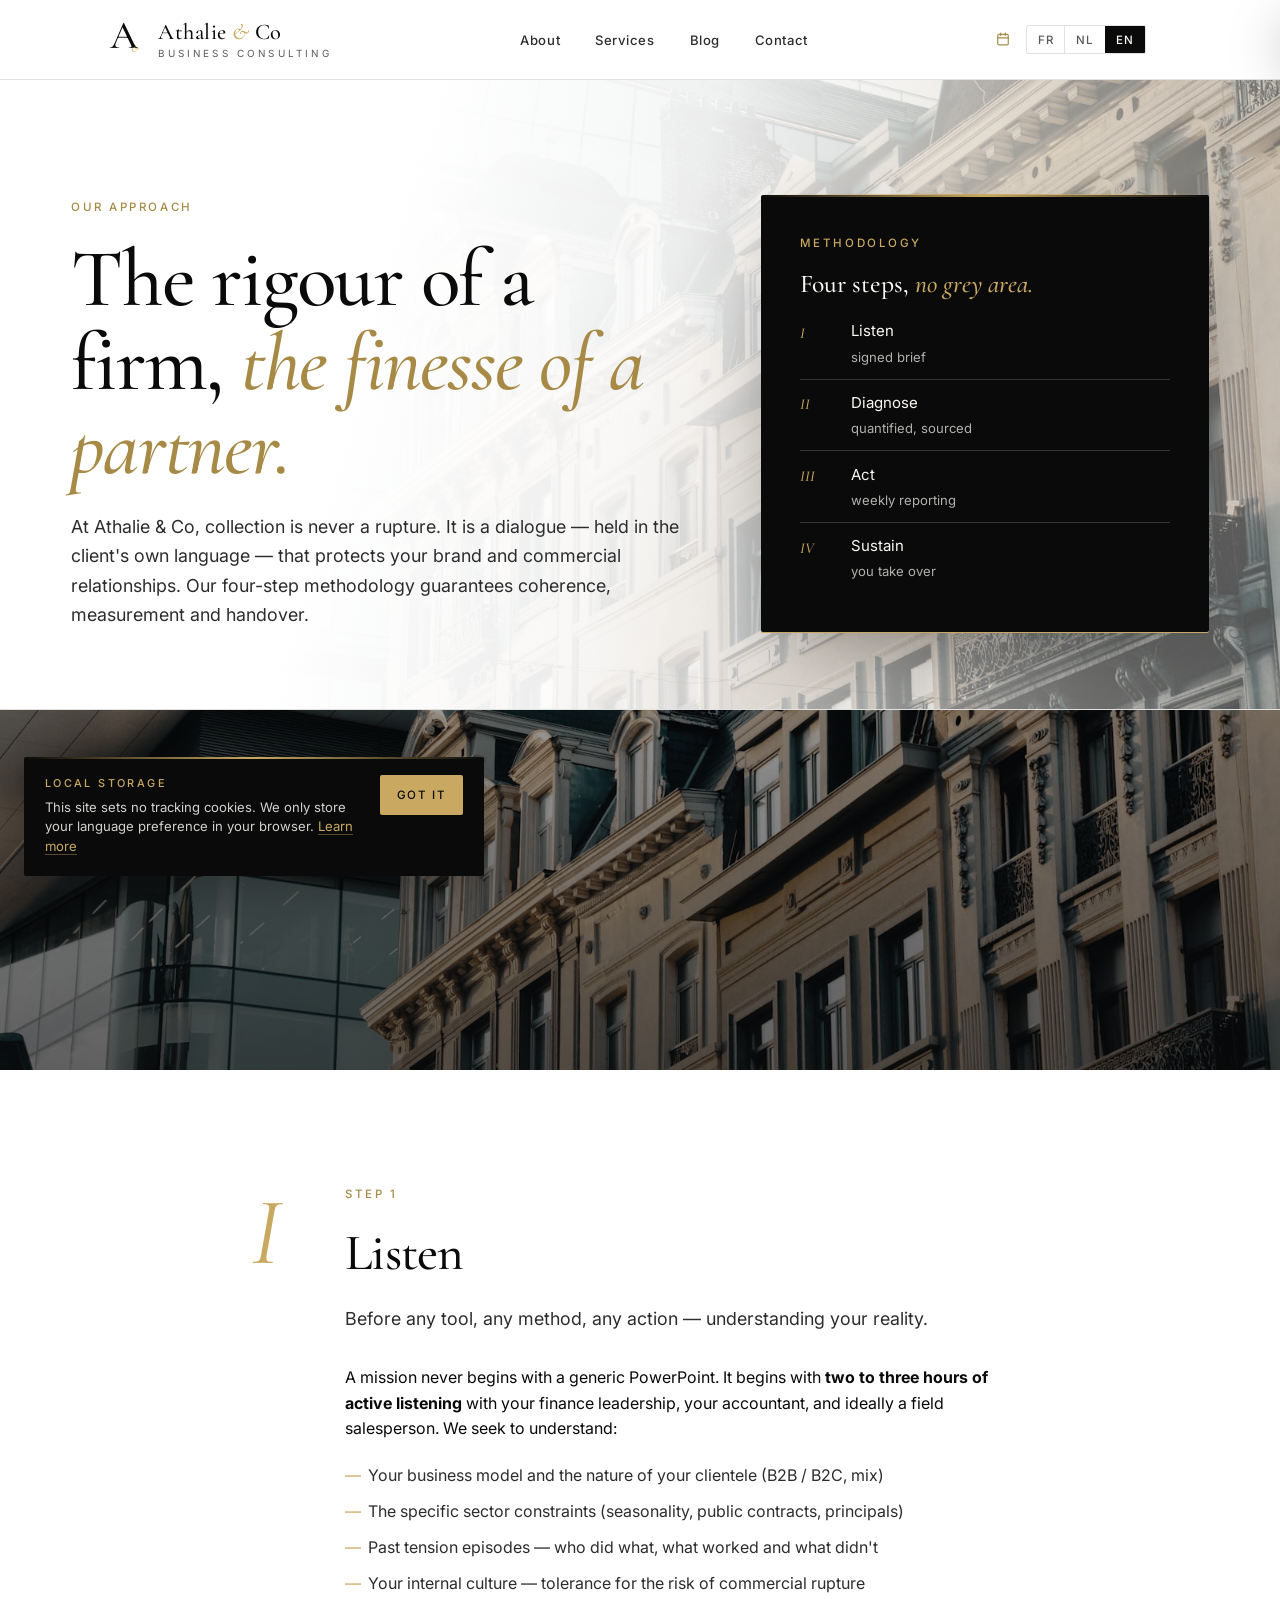
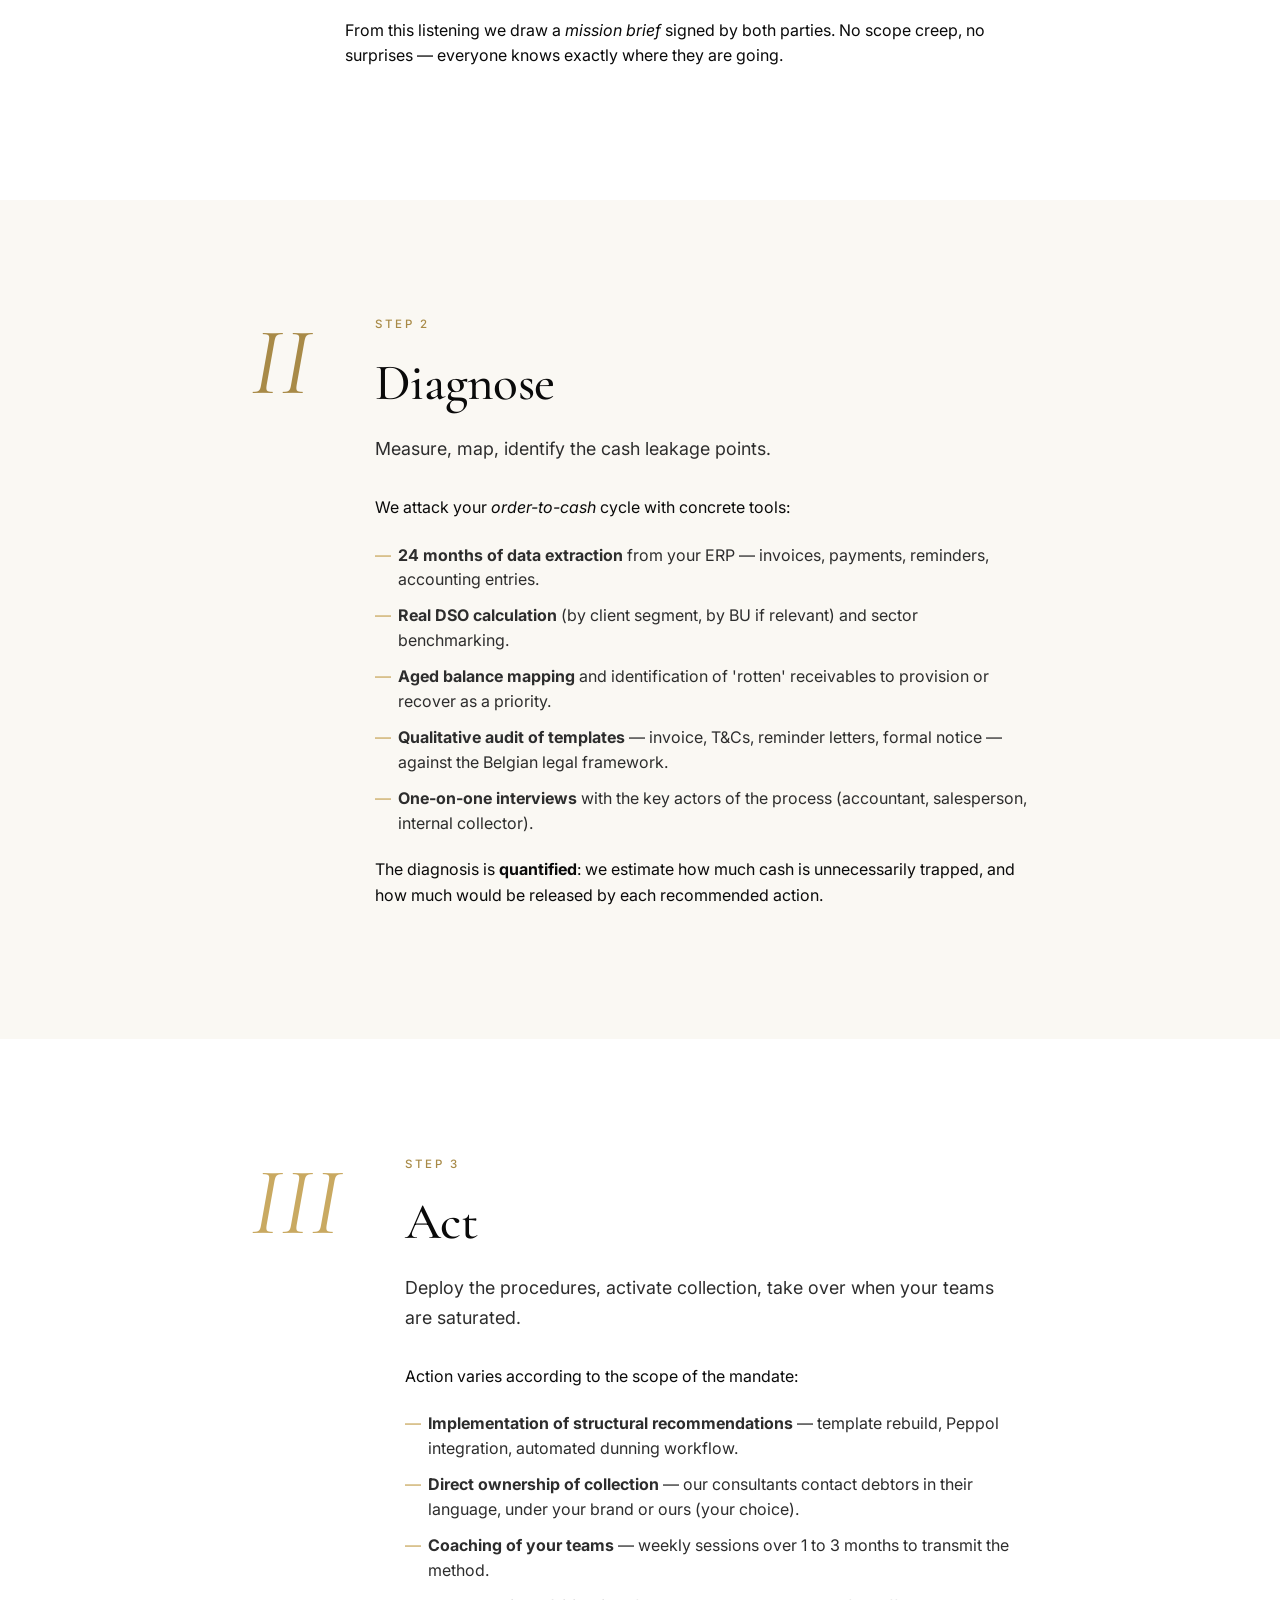
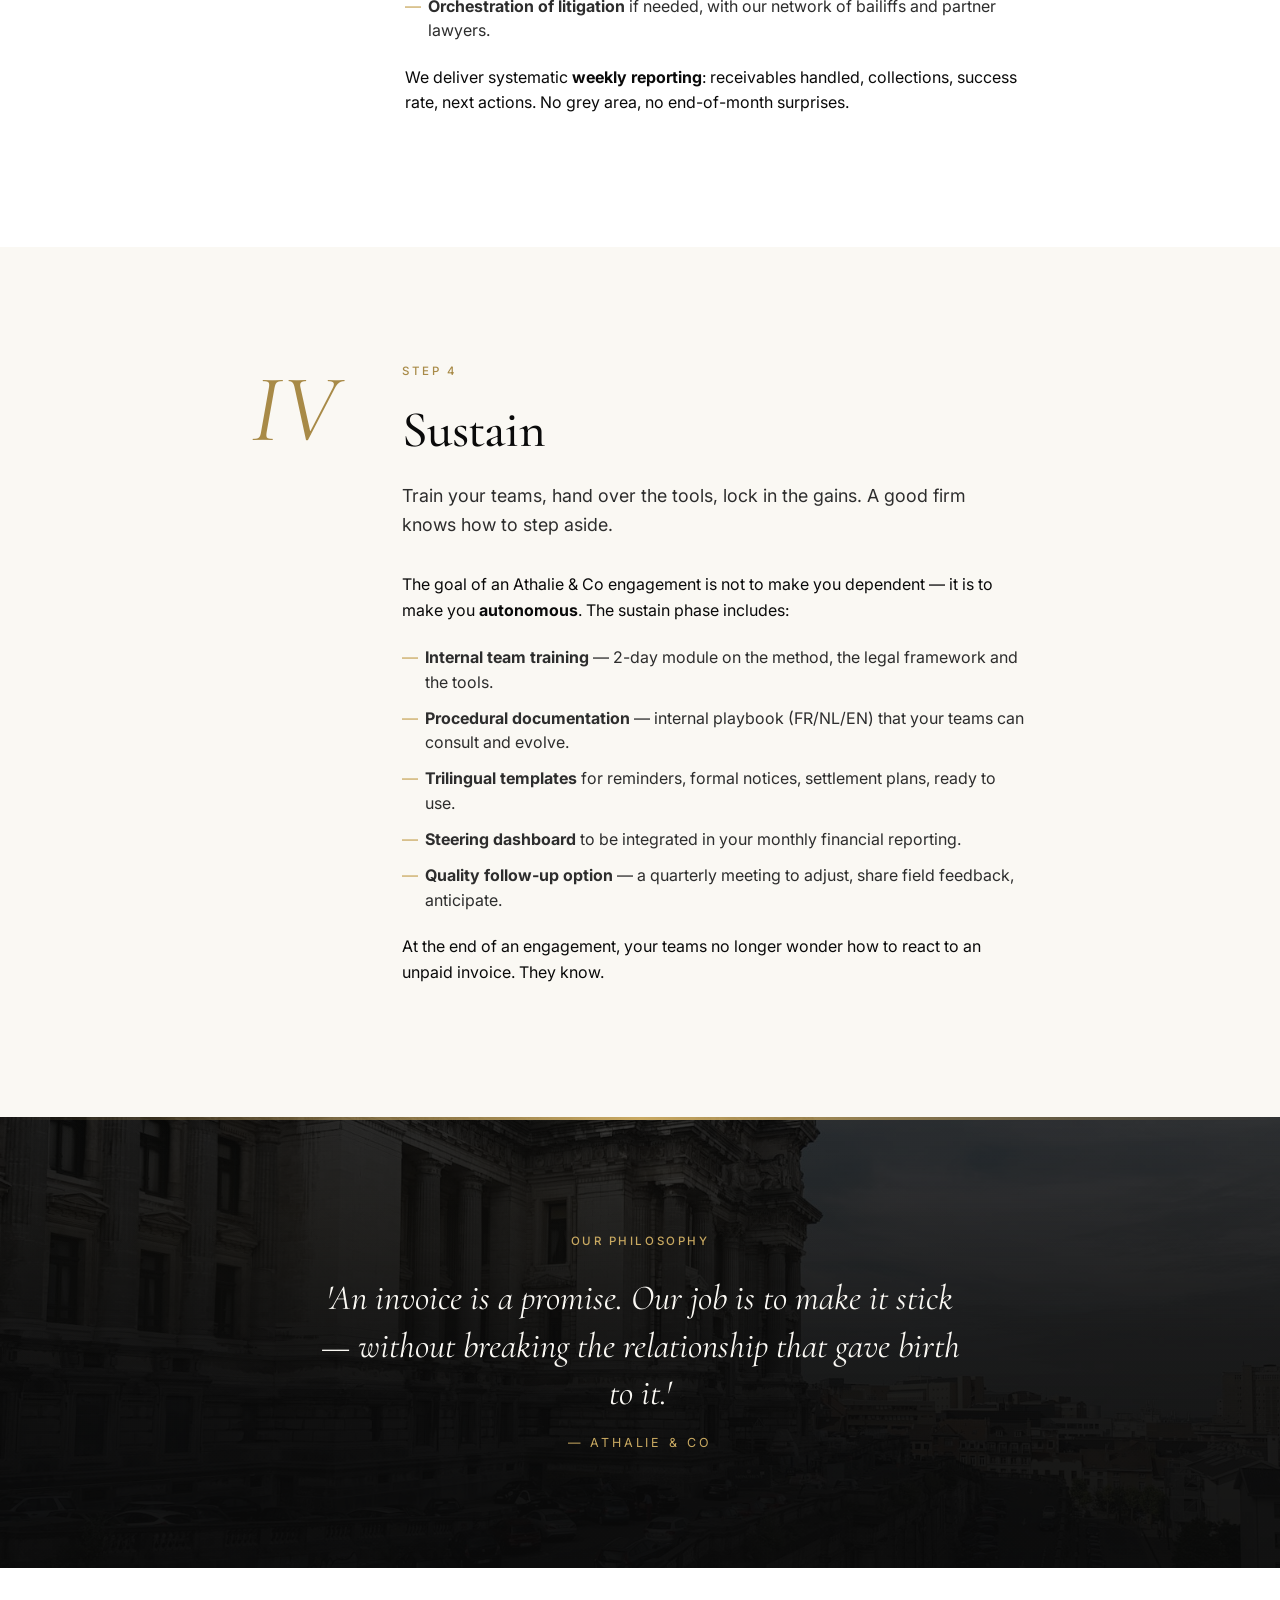
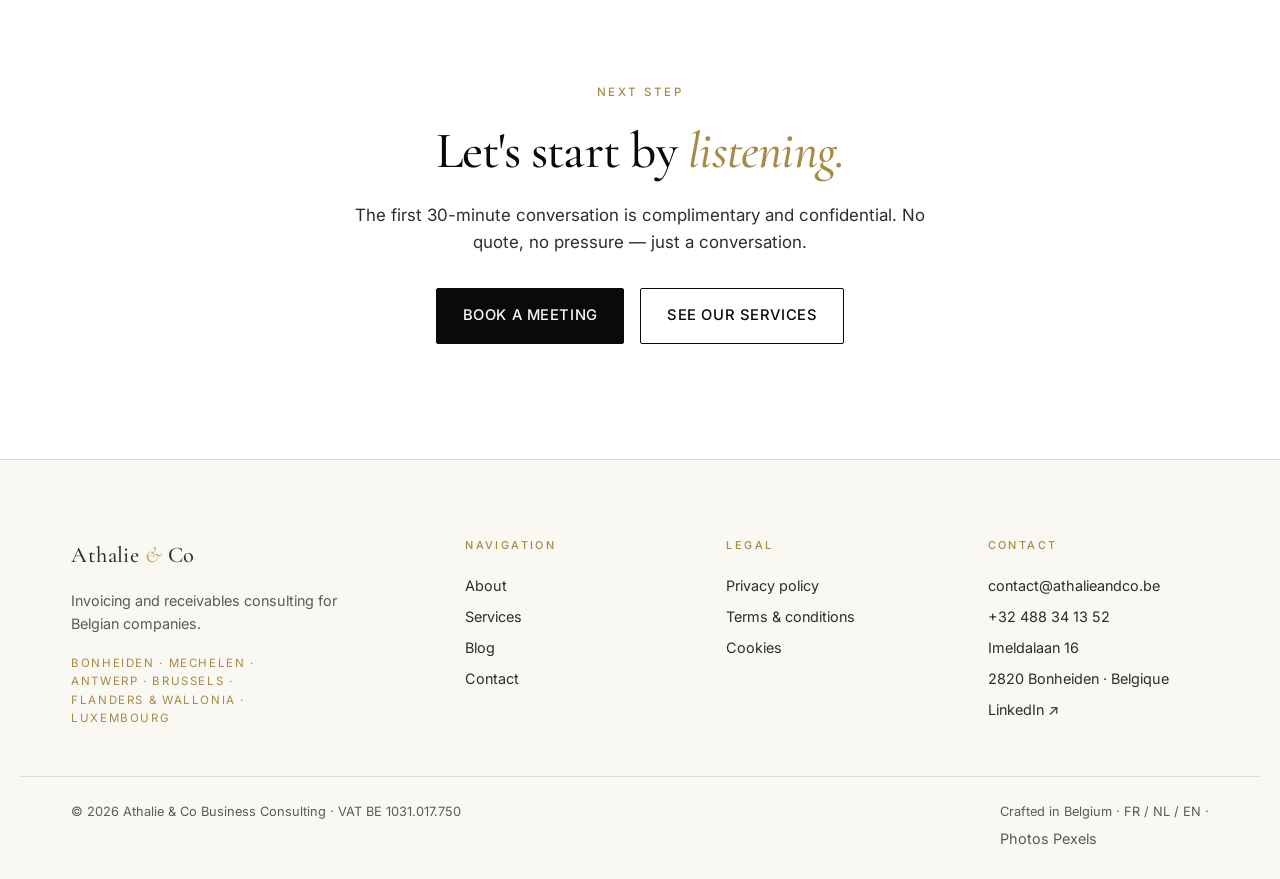
<file: approach.html>
<!doctype html>
<html lang="fr-BE">
<head>
  <meta charset="utf-8">
  <meta name="viewport" content="width=device-width,initial-scale=1,viewport-fit=cover">
  <meta http-equiv="Content-Security-Policy" content="upgrade-insecure-requests">
  <meta name="theme-color" content="#0A0A0A">
  <title>Notre approche — Athalie &amp; Co Business Consulting · Belgique</title>
  <meta name="description" content="Méthodologie Athalie & Co : Écouter, Diagnostiquer, Agir, Pérenniser. Une approche structurée du conseil en facturation et du recouvrement de créances.">
  <meta name="robots" content="index,follow">
  <link rel="icon" type="image/svg+xml" href="assets/favicon.svg">
  <link rel="canonical" href="https://athalieandco.be/approach.html">

  <meta property="og:title" content="Notre approche — Athalie & Co">
  <meta property="og:description" content="Une méthode en 4 étapes : Écouter, Diagnostiquer, Agir, Pérenniser.">
  <meta property="og:image" content="https://athalieandco.be/assets/images/palais-justice.jpg">
  <meta property="og:url" content="https://athalieandco.be/approach.html">

  <link rel="preconnect" href="https://fonts.googleapis.com">
  <link rel="preconnect" href="https://fonts.gstatic.com" crossorigin>
  <link href="https://fonts.googleapis.com/css2?family=Cormorant+Garamond:ital,wght@0,400;0,500;0,600;1,400;1,500&family=Inter:wght@300;400;500;600&display=swap" rel="stylesheet">
  <link rel="stylesheet" href="styles.css?v=20260518">

  <!-- Google Analytics gtag.js -->
  <script async src="https://www.googletagmanager.com/gtag/js?id=G-Y983EKCF2R"></script>
  <script>
    window.dataLayer = window.dataLayer || [];
    function gtag(){dataLayer.push(arguments);}
    gtag('js', new Date());
    gtag('config', 'G-Y983EKCF2R');
  </script>
</head>
<body>

<header class="site-header" id="top">
  <div class="container header__inner">
    <a class="brand" href="index.html" aria-label="Athalie & Co">
      <svg class="brand__mark" viewBox="0 0 200 200" aria-hidden="true">
        <text x="100" y="135" text-anchor="middle" font-family="'Cormorant Garamond', Georgia, serif" font-weight="500" font-size="180">A</text>
        <text x="148" y="155" text-anchor="middle" font-family="'Cormorant Garamond', Georgia, serif" font-style="italic" font-weight="500" font-size="48" class="brand__amp">&amp;</text>
      </svg>
      <span class="brand__wordmark">
        <span class="brand__name">Athalie <span class="brand__amp-inline">&amp;</span> Co</span>
        <span class="brand__tag" data-i18n="brand.tag">Business Consulting</span>
      </span>
    </a>

    <nav class="nav" aria-label="Primary">
      <ul>
        <li><a href="about.html" data-i18n="nav.about">À propos</a></li>
        <li><a href="services.html" data-i18n="nav.services">Services</a></li>
        <li><a href="blog/" data-i18n="nav.blog">Blog</a></li>
        <li><a href="contact.html" data-i18n="nav.contact">Contact</a></li>
      </ul>
    </nav>

    <div class="header__aside">
      <a class="header__cta" href="contact.html" aria-label="Réserver un rendez-vous">
        <svg width="14" height="14" viewBox="0 0 24 24" fill="none" stroke="currentColor" stroke-width="2" stroke-linecap="round" stroke-linejoin="round" aria-hidden="true"><rect x="3" y="4" width="18" height="18" rx="2" ry="2"/><line x1="16" y1="2" x2="16" y2="6"/><line x1="8" y1="2" x2="8" y2="6"/><line x1="3" y1="10" x2="21" y2="10"/></svg>
        <span data-i18n="nav.book">Réserver un RDV</span>
      </a>
      <div class="lang" role="group" aria-label="Language">
        <button type="button" data-lang="fr" aria-pressed="true">FR</button>
        <button type="button" data-lang="nl" aria-pressed="false">NL</button>
        <button type="button" data-lang="en" aria-pressed="false">EN</button>
      </div>
    </div>

    <button class="menu-toggle" aria-expanded="false" aria-controls="mobile-nav" aria-label="Menu">
      <span></span><span></span><span></span>
    </button>
  </div>

  <div class="mobile-nav__backdrop" hidden></div>
  <aside class="mobile-nav" id="mobile-nav" hidden aria-label="Menu mobile">
    <button type="button" class="mobile-nav__close" aria-label="Fermer le menu">
      <svg width="22" height="22" viewBox="0 0 24 24" fill="none" stroke="currentColor" stroke-width="1.5" aria-hidden="true">
        <line x1="6" y1="6" x2="18" y2="18"/>
        <line x1="18" y1="6" x2="6" y2="18"/>
      </svg>
    </button>
    <nav aria-label="Menu mobile principal">
      <ul>
        
<li><a href="about.html" data-i18n="nav.about">À propos</a></li>        <li><a href="services.html" data-i18n="nav.services">Services</a></li>        <li><a href="blog/" data-i18n="nav.blog">Blog</a></li>        <li><a href="contact.html" data-i18n="nav.contact">Contact</a></li>
      </ul>
    </nav>
    <div class="mobile-nav__lang" role="group" aria-label="Language">
      <button type="button" data-lang="fr" aria-pressed="true">FR</button>
      <button type="button" data-lang="nl" aria-pressed="false">NL</button>
      <button type="button" data-lang="en" aria-pressed="false">EN</button>
    </div>
    <div class="mobile-nav__contact">
      <a href="tel:+32488341352">+32 488 34 13 52</a>
      <a href="mailto:contact@athalieandco.be">contact@athalieandco.be</a>
      <a href="https://www.linkedin.com/in/anne-françoise-mabiala/" rel="noopener" target="_blank">LinkedIn ↗</a>
    </div>
    <a class="btn btn--gold btn--block mobile-nav__cta" href="contact.html" data-i18n="nav.book">Réserver un RDV</a>
  </aside>
</header>

<main id="main">

  <section class="page-hero">
    <div class="container">
      <div class="page-hero__copy">
        <p class="eyebrow" data-i18n="approach.eyebrow">Notre approche</p>
      <h1 class="display"><span data-i18n="approach.title.l1">Rigueur d'un cabinet,</span> <em data-i18n="approach.title.l2">finesse d'un partenaire.</em></h1>
      <p class="lede" data-i18n="ap.hero.lede">Chez Athalie &amp; Co, le recouvrement n'est jamais une rupture. C'est un dialogue, mené dans la langue du client, qui préserve votre image et vos relations commerciales. Notre méthodologie en quatre étapes garantit cohérence, mesure et transmission.</p>
      </div>
      <aside class="page-hero__card" aria-label="Notre méthode en 4 étapes">
        <p class="eyebrow" data-i18n="ap.card.eyebrow">Méthodologie</p>
        <h3><span data-i18n="ap.card.title">Quatre étapes,</span> <em style="color:var(--gold);font-style:italic" data-i18n="ap.card.title.em">aucune zone grise.</em></h3>
        <ul>
          <li><strong>I</strong><span data-i18n-html="ap.card.r1">Écouter<em>brief signé</em></span></li>
          <li><strong>II</strong><span data-i18n-html="ap.card.r2">Diagnostiquer<em>chiffré, sourcé</em></span></li>
          <li><strong>III</strong><span data-i18n-html="ap.card.r3">Agir<em>reporting hebdo</em></span></li>
          <li><strong>IV</strong><span data-i18n-html="ap.card.r4">Pérenniser<em>vous reprenez la main</em></span></li>
        </ul>
      </aside>
    </div>
  </section>

  <!-- Atmospheric image strip -->
  <section class="approach-banner" aria-hidden="true">
    <img src="assets/images/brussels.jpg" alt="" loading="lazy" width="1600" height="900">
  </section>

  <!-- STEP 1 -->
  <section class="section step-detail">
    <div class="container step-detail__grid">
      <div class="step-detail__num">I</div>
      <div>
        <p class="eyebrow" data-i18n="ap.s1.eyebrow">Étape 1</p>
        <h2 class="display display--sm" data-i18n="step1.t">Écouter.</h2>
        <p class="lede" data-i18n="ap.s1.lede">Avant tout outil, toute méthode, toute action — comprendre votre réalité.</p>
        <p data-i18n-html="ap.s1.p1">Une mission ne commence jamais par un PowerPoint générique. Elle commence par <strong>deux à trois heures d'écoute active</strong> auprès de votre direction financière, de votre comptable, et idéalement d'un commercial terrain. Nous cherchons à comprendre :</p>
        <ul>
          <li data-i18n="ap.s1.b1">Votre modèle d'affaires et la nature de votre clientèle (B2B / B2C, mix)</li>
          <li data-i18n="ap.s1.b2">Les contraintes sectorielles spécifiques (saisonnalité, marchés publics, donneurs d'ordre)</li>
          <li data-i18n="ap.s1.b3">Les épisodes de tension passés — qui a fait quoi, qu'est-ce qui a marché ou pas</li>
          <li data-i18n="ap.s1.b4">Votre culture interne — niveau de tolérance au risque de rupture commerciale</li>
        </ul>
        <p data-i18n-html="ap.s1.p2">De cette écoute, nous tirons un <em>brief de mission</em> signé par les deux parties. Pas de scope creep, pas de surprise — chacun sait exactement où il va.</p>
      </div>
    </div>
  </section>

  <!-- STEP 2 -->
  <section class="section section--cream step-detail">
    <div class="container step-detail__grid">
      <div class="step-detail__num">II</div>
      <div>
        <p class="eyebrow" data-i18n="ap.s2.eyebrow">Étape 2</p>
        <h2 class="display display--sm" data-i18n="step2.t">Diagnostiquer.</h2>
        <p class="lede" data-i18n="ap.s2.lede">Mesurer, cartographier, identifier les zones de fuite de cash.</p>
        <p data-i18n-html="ap.s2.p1">Nous attaquons votre cycle <em>order-to-cash</em> avec des outils concrets :</p>
        <ul>
          <li data-i18n-html="ap.s2.b1"><strong>Extraction de 24 mois de données</strong> depuis votre ERP — factures, paiements, relances, écritures.</li>
          <li data-i18n-html="ap.s2.b2"><strong>Calcul du DSO réel</strong> (par segment client, par BU si pertinent) et benchmarking sectoriel.</li>
          <li data-i18n-html="ap.s2.b3"><strong>Cartographie de la balance âgée</strong> et identification des créances « pourries » à provisionner ou à recouvrer en priorité.</li>
          <li data-i18n-html="ap.s2.b4"><strong>Audit qualitatif des modèles</strong> — facture, CGV, courriers de relance, mise en demeure — vis-à-vis du cadre légal belge.</li>
          <li data-i18n-html="ap.s2.b5"><strong>Entretiens individuels</strong> avec les acteurs clés du processus (comptable, commercial, recouvreur interne).</li>
        </ul>
        <p data-i18n-html="ap.s2.p2">Le diagnostic est <strong>chiffré</strong> : nous estimons combien de trésorerie est immobilisée inutilement, et combien serait dégagée par chaque action recommandée.</p>
      </div>
    </div>
  </section>

  <!-- STEP 3 -->
  <section class="section step-detail">
    <div class="container step-detail__grid">
      <div class="step-detail__num">III</div>
      <div>
        <p class="eyebrow" data-i18n="ap.s3.eyebrow">Étape 3</p>
        <h2 class="display display--sm" data-i18n="step3.t">Agir.</h2>
        <p class="lede" data-i18n="ap.s3.lede">Déployer les procédures, activer le recouvrement, prendre la main quand vos équipes sont saturées.</p>
        <p data-i18n="ap.s3.p1">L'action se décline selon le périmètre du mandat :</p>
        <ul>
          <li data-i18n-html="ap.s3.b1"><strong>Mise en œuvre des recommandations structurelles</strong> — refonte des modèles, intégration Peppol, mise en place du workflow de relance automatique.</li>
          <li data-i18n-html="ap.s3.b2"><strong>Prise en charge directe du recouvrement</strong> — nos consultantes contactent les débiteurs dans leur langue, sous votre marque ou sous la nôtre (à vous de choisir).</li>
          <li data-i18n-html="ap.s3.b3"><strong>Coaching de vos équipes</strong> — sessions hebdomadaires pendant 1 à 3 mois pour transmettre la méthode.</li>
          <li data-i18n-html="ap.s3.b4"><strong>Orchestration du contentieux</strong> si nécessaire, avec notre réseau d'huissiers et d'avocats partenaires.</li>
        </ul>
        <p data-i18n-html="ap.s3.p2">Nous fournissons un <strong>reporting hebdomadaire</strong> systématique : créances traitées, encaissements, taux de succès, prochaines actions. Aucune zone grise, aucune surprise en fin de mois.</p>
      </div>
    </div>
  </section>

  <!-- STEP 4 -->
  <section class="section section--cream step-detail">
    <div class="container step-detail__grid">
      <div class="step-detail__num">IV</div>
      <div>
        <p class="eyebrow" data-i18n="ap.s4.eyebrow">Étape 4</p>
        <h2 class="display display--sm" data-i18n="step4.t">Pérenniser.</h2>
        <p class="lede" data-i18n="ap.s4.lede">Former vos équipes, transmettre les outils, sécuriser les acquis. Un bon cabinet sait s'effacer.</p>
        <p data-i18n-html="ap.s4.p1">L'objectif d'une mission Athalie &amp; Co n'est pas de vous rendre dépendant — c'est de vous rendre <strong>autonome</strong>. La phase de pérennisation comprend :</p>
        <ul>
          <li data-i18n-html="ap.s4.b1"><strong>Formation des équipes internes</strong> — module de 2 jours sur la méthode, le cadre légal et les outils.</li>
          <li data-i18n-html="ap.s4.b2"><strong>Documentation procédurale</strong> — playbook interne (FR/NL/EN) que vos équipes peuvent consulter et faire évoluer.</li>
          <li data-i18n-html="ap.s4.b3"><strong>Templates trilingues</strong> de relance, mise en demeure, plan d'apurement, prêts à l'emploi.</li>
          <li data-i18n-html="ap.s4.b4"><strong>Tableau de bord de pilotage</strong> à intégrer dans votre reporting financier mensuel.</li>
          <li data-i18n-html="ap.s4.b5"><strong>Option suivi qualité</strong> — un point trimestriel pour ajuster, partager les retours du terrain, anticiper.</li>
        </ul>
        <p data-i18n="ap.s4.p2">À la fin d'une mission, vos équipes ne se demandent plus comment réagir face à un impayé. Elles savent.</p>
      </div>
    </div>
  </section>

  <!-- PHILOSOPHY -->
  <section class="section section--photo" style="--bg-image:url('/assets/images/palais-justice.jpg')">
    <div class="section__bg" aria-hidden="true"></div>
    <div class="container" style="text-align:center;max-width:760px;position:relative;z-index:2">
      <p class="eyebrow eyebrow--light" data-i18n="ap.phil.eyebrow">Notre philosophie</p>
      <blockquote style="font-family:var(--serif);font-style:italic;font-size:clamp(1.5rem,3vw,2.2rem);line-height:1.35;color:var(--cream);margin:1.5rem 0 1rem" data-i18n="ap.phil.quote">
        « Une facture est une promesse. Notre métier est de la faire tenir — sans casser la relation qui l'a fait naître. »
      </blockquote>
      <p style="font-size:.78rem;letter-spacing:0.24em;text-transform:uppercase;color:var(--gold);margin:0" data-i18n="ap.phil.cite">— Athalie &amp; Co</p>
    </div>
  </section>

  <!-- CTA -->
  <section class="section">
    <div class="container" style="text-align:center;max-width:680px">
      <p class="eyebrow" data-i18n="ap.cta.eyebrow">Prochaine étape</p>
      <h2 class="display display--sm"><span data-i18n="ap.cta.title.l1">Commençons par</span> <em data-i18n="ap.cta.title.l2">écouter.</em></h2>
      <p class="section__lede" style="margin-inline:auto" data-i18n="ap.cta.lede">Le premier échange de 30 minutes est offert et confidentiel. Pas de devis, pas de pression — juste une conversation.</p>
      <div style="margin-top:2rem;display:flex;gap:1rem;justify-content:center;flex-wrap:wrap">
        <a class="btn btn--gold" href="contact.html" data-i18n="ap.cta.btn1">Prendre rendez-vous</a>
        <a class="btn btn--ghost" href="services.html" data-i18n="ap.cta.btn2">Voir nos services</a>
      </div>
    </div>
  </section>

</main>

<footer class="site-footer">
  <div class="container footer__grid">
    <div class="footer__brand">
      <span class="brand__name">Athalie <span class="brand__amp-inline">&amp;</span> Co</span>
      <p data-i18n="footer.tag">Conseil en facturation et recouvrement de créances pour les entreprises belges.</p>
      <p class="footer__geo" data-i18n="footer.geo">Bonheiden · Malines · Anvers · Bruxelles · Flandre &amp; Wallonie · Luxembourg</p>
    </div>
    <nav class="footer__nav" aria-label="Footer">
      <h5 data-i18n="footer.nav">Navigation</h5>
      <a href="about.html" data-i18n="nav.about">À propos</a>
      <a href="services.html" data-i18n="nav.services">Services</a>
      <a href="blog/" data-i18n="nav.blog">Blog</a>
      <a href="contact.html" data-i18n="nav.contact">Contact</a>
    </nav>
    <div class="footer__legal">
      <h5 data-i18n="footer.legal">Légal</h5>
      <a href="privacy.html" data-i18n="footer.privacy">Politique de confidentialité</a>
      <a href="terms.html" data-i18n="footer.terms">Conditions générales</a>
      <a href="privacy.html#cookies" data-i18n="footer.cookies">Cookies</a>
    </div>
    <div class="footer__meta">
      <h5 data-i18n="footer.contact">Contact</h5>
      <a href="mailto:contact@athalieandco.be">contact@athalieandco.be</a>
      <a href="tel:+32488341352">+32 488 34 13 52</a>
      <span>Imeldalaan 16</span>
      <span>2820 Bonheiden · Belgique</span>
      <a href="https://www.linkedin.com/in/anne-françoise-mabiala/" rel="noopener" target="_blank">LinkedIn ↗</a>
    </div>
  </div>
  <div class="container footer__bottom">
    <small>© <span id="year"></span> Athalie &amp; Co Business Consulting · <span data-i18n="footer.vat">TVA</span> BE 1031.017.750</small>
    <small><span data-i18n="footer.crafted">Site conçu en Belgique · FR / NL / EN</span> · <a href="https://www.pexels.com" rel="noopener" target="_blank" style="color:inherit">Photos Pexels</a></small>
  </div>
</footer>

<script src="i18n.js?v=20260518" defer></script>
<script src="script.js?v=20260518" defer></script>
<script src="cookie-banner.js?v=20260518" defer></script>
<script>document.getElementById('year').textContent = new Date().getFullYear();</script>
</body>
</html>
</file>
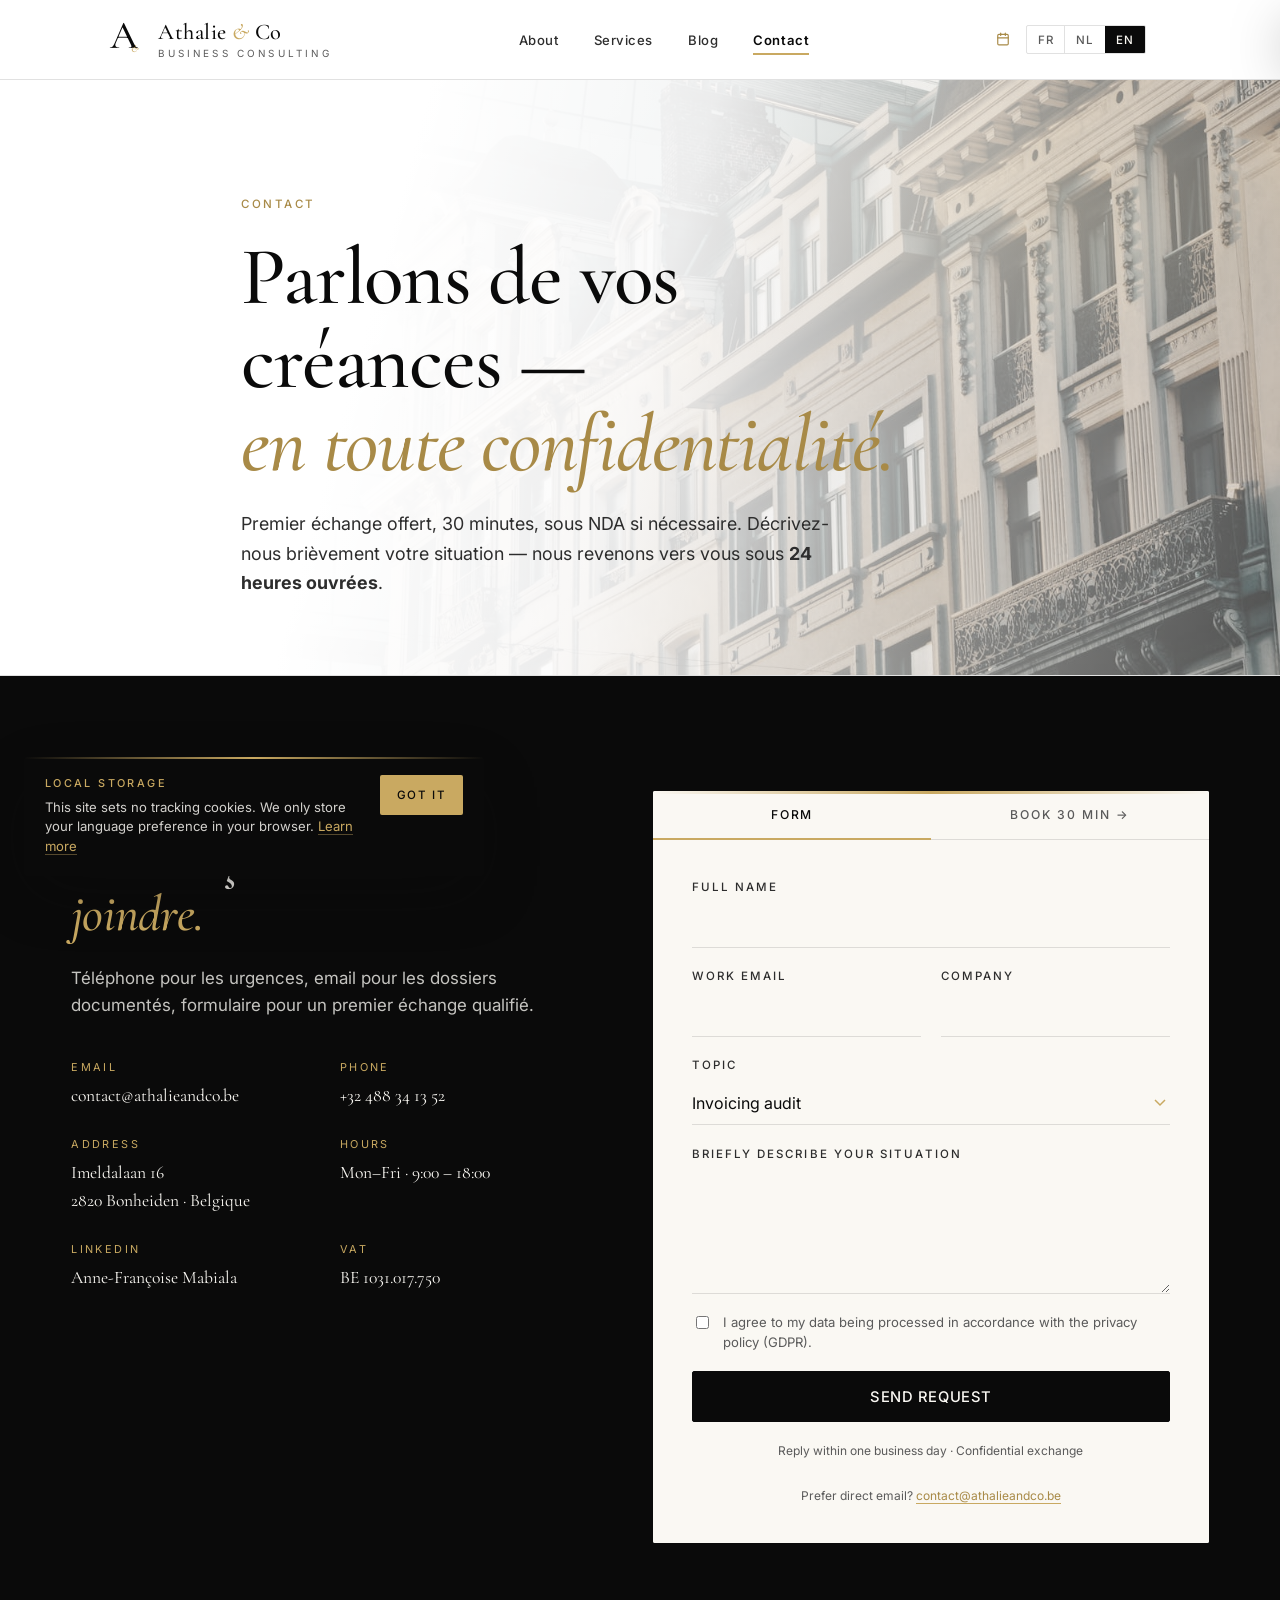
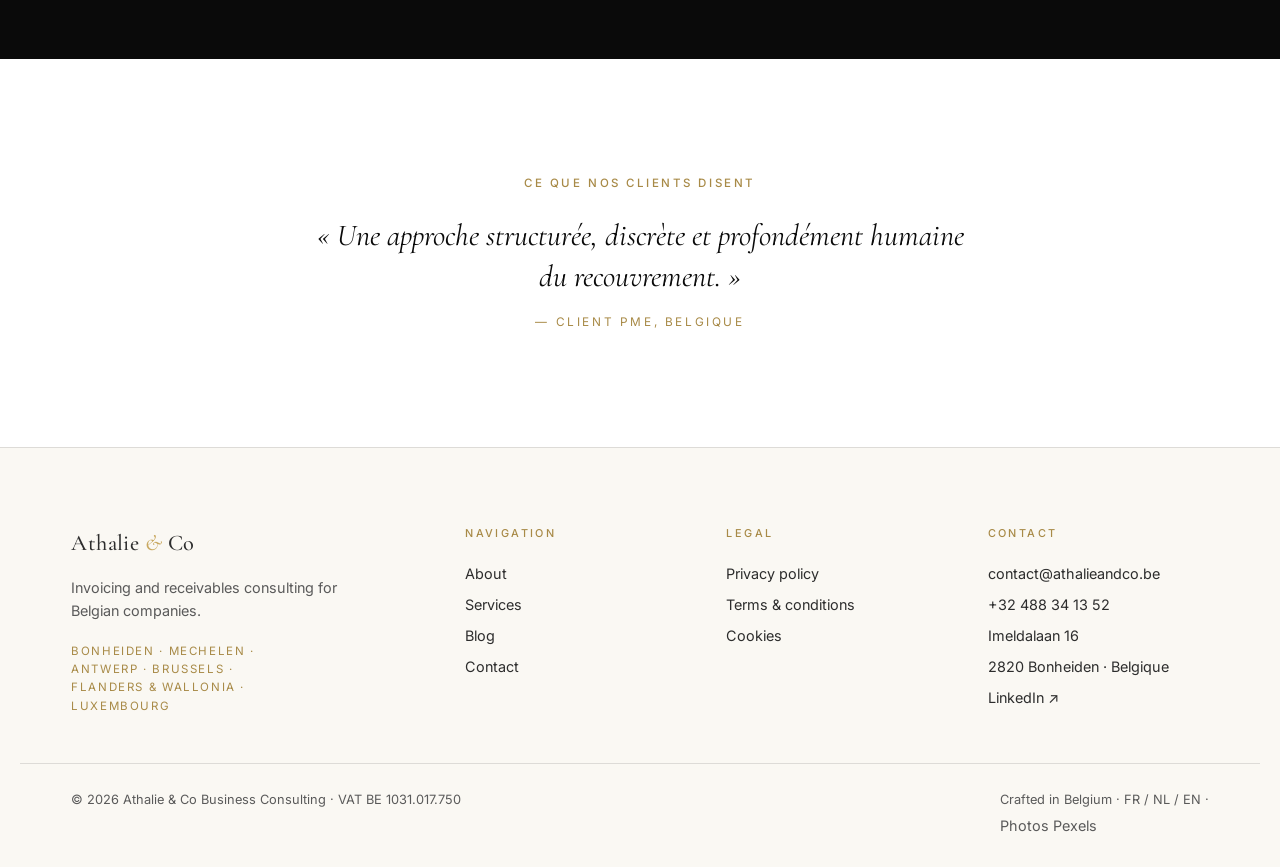
<file: contact.html>
<!doctype html>
<html lang="fr-BE">
<head>
  <meta charset="utf-8">
  <meta name="viewport" content="width=device-width,initial-scale=1,viewport-fit=cover">
  <meta http-equiv="Content-Security-Policy" content="upgrade-insecure-requests">
  <meta name="theme-color" content="#0A0A0A">
  <title>Contact — Athalie &amp; Co Business Consulting · Belgique</title>
  <meta name="description" content="Contactez Athalie & Co — premier échange offert, 30 minutes, sous NDA si nécessaire. Bonheiden, Belgique. Réponse sous 24h ouvrées. FR / NL / EN.">
  <meta name="robots" content="index,follow">
  <link rel="icon" type="image/svg+xml" href="assets/favicon.svg">
  <link rel="canonical" href="https://athalieandco.be/contact.html">

  <meta property="og:title" content="Contact — Athalie & Co">
  <meta property="og:description" content="Premier échange offert · 30 min · sous NDA si nécessaire · réponse 24h ouvrées.">
  <meta property="og:image" content="https://athalieandco.be/assets/images/team.jpg">
  <meta property="og:url" content="https://athalieandco.be/contact.html">
  <meta property="og:type" content="website">

  <link rel="preconnect" href="https://fonts.googleapis.com">
  <link rel="preconnect" href="https://fonts.gstatic.com" crossorigin>
  <link href="https://fonts.googleapis.com/css2?family=Cormorant+Garamond:ital,wght@0,400;0,500;0,600;1,400;1,500&family=Inter:wght@300;400;500;600&display=swap" rel="stylesheet">
  <link rel="stylesheet" href="styles.css?v=20260518">

  <script type="application/ld+json">
  {
    "@context": "https://schema.org",
    "@type": "ContactPage",
    "name": "Contact — Athalie & Co Business Consulting",
    "url": "https://athalieandco.be/contact.html",
    "mainEntity": {
      "@type": "Organization",
      "name": "Athalie & Co Business Consulting",
      "telephone": "+32488341352",
      "email": "contact@athalieandco.be",
      "address": {
        "@type": "PostalAddress",
        "streetAddress": "Imeldalaan 16",
        "postalCode": "2820",
        "addressLocality": "Bonheiden",
        "addressCountry": "BE"
      }
    }
  }
  </script>

  <!-- Google Analytics gtag.js -->
  <script async src="https://www.googletagmanager.com/gtag/js?id=G-Y983EKCF2R"></script>
  <script>
    window.dataLayer = window.dataLayer || [];
    function gtag(){dataLayer.push(arguments);}
    gtag('js', new Date());
    gtag('config', 'G-Y983EKCF2R');
  </script>
</head>
<body>

<header class="site-header" id="top">
  <div class="container header__inner">
    <a class="brand" href="index.html" aria-label="Athalie & Co">
      <svg class="brand__mark" viewBox="0 0 200 200" aria-hidden="true">
        <text x="100" y="135" text-anchor="middle" font-family="'Cormorant Garamond', Georgia, serif" font-weight="500" font-size="180">A</text>
        <text x="148" y="155" text-anchor="middle" font-family="'Cormorant Garamond', Georgia, serif" font-style="italic" font-weight="500" font-size="48" class="brand__amp">&amp;</text>
      </svg>
      <span class="brand__wordmark">
        <span class="brand__name">Athalie <span class="brand__amp-inline">&amp;</span> Co</span>
        <span class="brand__tag" data-i18n="brand.tag">Business Consulting</span>
      </span>
    </a>

    <nav class="nav" aria-label="Primary">
      <ul>
        <li><a href="about.html" data-i18n="nav.about">À propos</a></li>
        <li><a href="services.html" data-i18n="nav.services">Services</a></li>
        <li><a href="blog/" data-i18n="nav.blog">Blog</a></li>
        <li><a href="contact.html" data-i18n="nav.contact" aria-current="page">Contact</a></li>
      </ul>
    </nav>

    <div class="header__aside">
      <a class="header__cta" href="contact.html" aria-label="Réserver un rendez-vous">
        <svg width="14" height="14" viewBox="0 0 24 24" fill="none" stroke="currentColor" stroke-width="2" stroke-linecap="round" stroke-linejoin="round" aria-hidden="true"><rect x="3" y="4" width="18" height="18" rx="2" ry="2"/><line x1="16" y1="2" x2="16" y2="6"/><line x1="8" y1="2" x2="8" y2="6"/><line x1="3" y1="10" x2="21" y2="10"/></svg>
        <span data-i18n="nav.book">Réserver un RDV</span>
      </a>
      <div class="lang" role="group" aria-label="Language">
        <button type="button" data-lang="fr" aria-pressed="true">FR</button>
        <button type="button" data-lang="nl" aria-pressed="false">NL</button>
        <button type="button" data-lang="en" aria-pressed="false">EN</button>
      </div>
    </div>

    <button class="menu-toggle" aria-expanded="false" aria-controls="mobile-nav" aria-label="Menu">
      <span></span><span></span><span></span>
    </button>
  </div>

  <div class="mobile-nav__backdrop" hidden></div>
  <aside class="mobile-nav" id="mobile-nav" hidden aria-label="Menu mobile">
    <button type="button" class="mobile-nav__close" aria-label="Fermer le menu">
      <svg width="22" height="22" viewBox="0 0 24 24" fill="none" stroke="currentColor" stroke-width="1.5" aria-hidden="true">
        <line x1="6" y1="6" x2="18" y2="18"/>
        <line x1="18" y1="6" x2="6" y2="18"/>
      </svg>
    </button>
    <nav aria-label="Menu mobile principal">
      <ul>
        
<li><a href="about.html" data-i18n="nav.about">À propos</a></li>        <li><a href="services.html" data-i18n="nav.services">Services</a></li>        <li><a href="blog/" data-i18n="nav.blog">Blog</a></li>        <li><a href="contact.html" data-i18n="nav.contact" aria-current="page">Contact</a></li>
      </ul>
    </nav>
    <div class="mobile-nav__lang" role="group" aria-label="Language">
      <button type="button" data-lang="fr" aria-pressed="true">FR</button>
      <button type="button" data-lang="nl" aria-pressed="false">NL</button>
      <button type="button" data-lang="en" aria-pressed="false">EN</button>
    </div>
    <div class="mobile-nav__contact">
      <a href="tel:+32488341352">+32 488 34 13 52</a>
      <a href="mailto:contact@athalieandco.be">contact@athalieandco.be</a>
      <a href="https://www.linkedin.com/in/anne-françoise-mabiala/" rel="noopener" target="_blank">LinkedIn ↗</a>
    </div>
    <a class="btn btn--gold btn--block mobile-nav__cta" href="contact.html" data-i18n="nav.book">Réserver un RDV</a>
  </aside>
</header>

<main id="main">

  <!-- Thank-you state — full editorial takeover when ?sent=1 -->
  <section id="thank-you" class="page-hero thank-you" hidden>
    <div class="container">
      <div class="page-hero__copy">
        <p class="eyebrow">Votre message a bien été envoyé ✓</p>
        <h1 class="display">Merci. <em>Nous prenons le relais.</em></h1>
        <p class="lede">Une consultante d'Athalie &amp; Co reçoit votre demande et vous revient personnellement sous <strong>24 heures ouvrées</strong>. Confidentialité totale, sans engagement.</p>
        <div class="thank-you__actions">
          <a class="btn btn--gold" href="index.html">Retour à l'accueil</a>
          <a class="btn btn--link" href="services.html">Voir nos services →</a>
        </div>
        <p class="thank-you__note">En attendant, vous pouvez consulter <a href="blog/loi-4-mai-2023.html">notre dernier article</a> sur la loi belge du 4 mai 2023 ou découvrir <a href="approach.html">notre méthodologie en 4 étapes</a>.</p>
      </div>

      <aside class="page-hero__card" aria-label="Prochaines étapes">
        <p class="eyebrow">Prochaines étapes</p>
        <h3>Ce qui va <em style="color:var(--gold);font-style:italic">se passer.</em></h3>
        <ul>
          <li><strong>I</strong><span>Analyse de votre demande<em>sous 30 min</em></span></li>
          <li><strong>II</strong><span>Réponse personnalisée<em>email ou téléphone</em></span></li>
          <li><strong>III</strong><span>Échange de 30 min<em>offert, sous NDA</em></span></li>
          <li><strong>IV</strong><span>Devis si pertinent<em>sans engagement</em></span></li>
        </ul>
      </aside>
    </div>
  </section>

  <!-- HERO -->
  <section class="page-hero page-hero--single">
    <div class="container">
      <div class="page-hero__copy">
        <p class="eyebrow">Contact</p>
        <h1 class="display">Parlons de vos créances —<br><em>en toute confidentialité.</em></h1>
        <p class="lede">Premier échange offert, 30 minutes, sous NDA si nécessaire. Décrivez-nous brièvement votre situation — nous revenons vers vous sous <strong>24 heures ouvrées</strong>.</p>
      </div>
    </div>
  </section>

  <!-- CONTACT GRID: info + widget -->
  <section class="section section--dark" id="contact">
    <div class="container contact__grid">
      <div>
        <p class="eyebrow eyebrow--light">Coordonnées</p>
        <h2 class="display display--sm display--light">Trois façons <em>de nous joindre.</em></h2>
        <p class="section__lede section__lede--light">Téléphone pour les urgences, email pour les dossiers documentés, formulaire pour un premier échange qualifié.</p>

        <ul class="contact__list">
          <li>
            <span data-i18n="contact.email">Email</span>
            <a href="mailto:contact@athalieandco.be">contact@athalieandco.be</a>
          </li>
          <li>
            <span data-i18n="contact.phone">Téléphone</span>
            <a href="tel:+32488341352">+32 488 34 13 52</a>
          </li>
          <li>
            <span data-i18n="contact.address">Adresse</span>
            <address>Imeldalaan 16<br>2820 Bonheiden · Belgique</address>
          </li>
          <li>
            <span data-i18n="contact.hours">Horaires</span>
            <em data-i18n="contact.hoursv">Lun–Ven · 9h00 – 18h00</em>
          </li>
          <li>
            <span data-i18n="contact.linkedin">LinkedIn</span>
            <a href="https://www.linkedin.com/in/anne-françoise-mabiala/" rel="noopener" target="_blank">Anne-Françoise Mabiala</a>
          </li>
          <li>
            <span data-i18n="contact.vat">TVA</span>
            <em>BE 1031.017.750</em>
          </li>
        </ul>
      </div>

      <div class="contact__widget">
        <div class="contact__tabs" role="tablist">
          <button type="button" class="contact__tab is-active" role="tab" aria-selected="true" data-tab="form" data-i18n="contact.tab.form">Formulaire</button>
          <button type="button" class="contact__tab" role="tab" aria-selected="false" data-tab="book" data-i18n="contact.tab.book">Réserver 30 min →</button>
        </div>

        <form class="form contact__panel" data-panel="form" action="https://api.web3forms.com/submit" method="POST" novalidate>
          <!-- Web3Forms config — replace YOUR_WEB3FORMS_ACCESS_KEY with the key from web3forms.com (30 sec setup) -->
          <input type="hidden" name="access_key" value="d417d9a9-0b00-48cf-b6a9-24f7e5bcd74a">
          <input type="hidden" name="subject" value="Nouvelle demande — Athalie &amp; Co (via site)">
          <input type="hidden" name="from_name" value="Athalie & Co — Site web">
          <input type="hidden" name="redirect" value="https://athalieandco.be/contact.html?sent=1">
          <!-- Honeypot anti-spam (must stay empty) -->
          <input type="checkbox" name="botcheck" style="display:none" tabindex="-1" autocomplete="off">
          <div class="field">
            <label for="f-name" data-i18n="form.name">Nom complet</label>
            <input id="f-name" name="name" type="text" required autocomplete="name">
          </div>
          <div class="field-row">
            <div class="field">
              <label for="f-email" data-i18n="form.email">Email professionnel</label>
              <input id="f-email" name="email" type="email" required autocomplete="email">
            </div>
            <div class="field">
              <label for="f-company" data-i18n="form.company">Entreprise</label>
              <input id="f-company" name="company" type="text" autocomplete="organization">
            </div>
          </div>
          <div class="field">
            <label for="f-subject" data-i18n="form.subject">Sujet</label>
            <select id="f-subject" name="topic">
              <option value="audit" data-i18n="form.subj1">Audit de facturation</option>
              <option value="conformite" data-i18n="form.subj6">Optimisation &amp; conformité</option>
              <option value="amiable" data-i18n="form.subj2">Recouvrement amiable</option>
              <option value="judiciaire" data-i18n="form.subj3">Recouvrement judiciaire</option>
              <option value="formation" data-i18n="form.subj4">Formation / accompagnement</option>
              <option value="autre" data-i18n="form.subj5">Autre</option>
            </select>
          </div>
          <div class="field">
            <label for="f-msg" data-i18n="form.message">Décrivez brièvement votre situation</label>
            <textarea id="f-msg" name="message" rows="5" required></textarea>
          </div>
          <label class="consent">
            <input type="checkbox" required>
            <span data-i18n="form.consent">J'accepte que mes données soient traitées conformément à la politique de confidentialité (RGPD).</span>
          </label>
          <button class="btn btn--gold btn--block" type="submit" data-i18n="form.submit">Envoyer la demande</button>
          <p class="form__note" data-i18n="form.note">Réponse sous 24h ouvrées · Échange confidentiel</p>
          <p class="form__note" style="margin-top:.4rem">
            <span data-i18n="form.alt">Vous préférez l'email direct ?</span>
            <a href="mailto:contact@athalieandco.be?subject=Demande%20—%20Athalie%20%26%20Co" style="color:var(--gold-deep);border-bottom:1px solid var(--gold)">contact@athalieandco.be</a>
          </p>
        </form>

        <div class="contact__panel contact__panel--book" data-panel="book" hidden>
          <div class="cal-placeholder">
            <p class="eyebrow" data-i18n="cal.eyebrow">Réservation directe</p>
            <h3 class="cal-placeholder__title" data-i18n="cal.title">Un créneau de 30 minutes, offert.</h3>
            <p class="cal-placeholder__lede" data-i18n="cal.lede">Premier échange confidentiel, sous NDA si nécessaire. Choisissez votre voie préférée — nous revenons vers vous sous 24h ouvrées.</p>

            <div class="cal-placeholder__actions">
              <a class="btn btn--gold" href="mailto:contact@athalieandco.be?subject=Demande%20de%20rendez-vous%2030%20min&amp;body=Bonjour%2C%0A%0AJe%20souhaite%20r%C3%A9server%20un%20cr%C3%A9neau%20de%2030%20minutes%20avec%20Athalie%20%26%20Co.%0A%0AMes%20disponibilit%C3%A9s%20%3A%20%0A%0AContexte%20bref%20%3A%20%0A%0AMerci%2C">
                <span data-i18n="cal.email">Email — réponse sous 24h</span>
              </a>
              <a class="btn btn--ghost" href="tel:+32488341352">
                <span data-i18n="cal.phone">Appeler maintenant</span>
              </a>
            </div>

            <p class="cal-placeholder__note" data-i18n="cal.note">Calendrier en ligne (Cal.com) en cours d'activation — disponible sous peu.</p>
          </div>

          <!-- Once Cal.com is configured (create an account at cal.com, set username "athalie-co" and event type "30min"),
               remove the .cal-placeholder block above and uncomment the iframe below:
          <iframe class="contact__cal" src="https://cal.com/athalie-co/30min?embed=true"
            title="Réserver un créneau de 30 minutes avec Athalie & Co"
            loading="lazy" referrerpolicy="strict-origin-when-cross-origin"></iframe>
          -->
        </div>
      </div>
    </div>
  </section>

  <!-- TRUST STRIP -->
  <section class="section">
    <div class="container" style="max-width:760px;text-align:center">
      <p class="eyebrow">Ce que nos clients disent</p>
      <blockquote style="font-family:var(--serif);font-style:italic;font-size:clamp(1.4rem,2.6vw,1.9rem);line-height:1.35;margin:1.4rem 0 1rem;color:var(--ink)">« Une approche structurée, discrète et profondément humaine du recouvrement. »</blockquote>
      <p style="font-size:.74rem;letter-spacing:0.22em;text-transform:uppercase;color:var(--gold-deep);margin:0">— Client PME, Belgique</p>
    </div>
  </section>

</main>

<footer class="site-footer">
  <div class="container footer__grid">
    <div class="footer__brand">
      <span class="brand__name">Athalie <span class="brand__amp-inline">&amp;</span> Co</span>
      <p data-i18n="footer.tag">Conseil en facturation et recouvrement de créances pour les entreprises belges.</p>
      <p class="footer__geo" data-i18n="footer.geo">Bonheiden · Malines · Anvers · Bruxelles · Flandre &amp; Wallonie · Luxembourg</p>
    </div>
    <nav class="footer__nav" aria-label="Footer">
      <h5 data-i18n="footer.nav">Navigation</h5>
      <a href="about.html" data-i18n="nav.about">À propos</a>
      <a href="services.html" data-i18n="nav.services">Services</a>
      <a href="blog/" data-i18n="nav.blog">Blog</a>
      <a href="contact.html" data-i18n="nav.contact">Contact</a>
    </nav>
    <div class="footer__legal">
      <h5 data-i18n="footer.legal">Légal</h5>
      <a href="privacy.html" data-i18n="footer.privacy">Politique de confidentialité</a>
      <a href="terms.html" data-i18n="footer.terms">Conditions générales</a>
      <a href="privacy.html#cookies" data-i18n="footer.cookies">Cookies</a>
    </div>
    <div class="footer__meta">
      <h5 data-i18n="footer.contact">Contact</h5>
      <a href="mailto:contact@athalieandco.be">contact@athalieandco.be</a>
      <a href="tel:+32488341352">+32 488 34 13 52</a>
      <span>Imeldalaan 16</span>
      <span>2820 Bonheiden · Belgique</span>
      <a href="https://www.linkedin.com/in/anne-françoise-mabiala/" rel="noopener" target="_blank">LinkedIn ↗</a>
    </div>
  </div>
  <div class="container footer__bottom">
    <small>© <span id="year"></span> Athalie &amp; Co Business Consulting · <span data-i18n="footer.vat">TVA</span> BE 1031.017.750</small>
    <small><span data-i18n="footer.crafted">Site conçu en Belgique · FR / NL / EN</span> · <a href="https://www.pexels.com" rel="noopener" target="_blank" style="color:inherit">Photos Pexels</a></small>
  </div>
</footer>

<script src="i18n.js?v=20260518" defer></script>
<script src="script.js?v=20260518" defer></script>
<script src="cookie-banner.js?v=20260518" defer></script>
<script>
  document.getElementById('year').textContent = new Date().getFullYear();
  // Full-page thank-you takeover after submit redirect
  if (new URLSearchParams(location.search).get('sent') === '1') {
    const ty = document.getElementById('thank-you');
    if (ty) {
      ty.hidden = false;
      // Hide every other main section so the thank-you stands alone
      document.querySelectorAll('main > section').forEach(s => {
        if (s.id !== 'thank-you') s.hidden = true;
      });
      window.scrollTo({ top: 0, behavior: 'instant' });
      // Cleanup URL (remove ?sent=1 so refresh doesn't keep showing it)
      if (history.replaceState) history.replaceState(null, '', location.pathname);
    }
  }
</script>
</body>
</html>
</file>
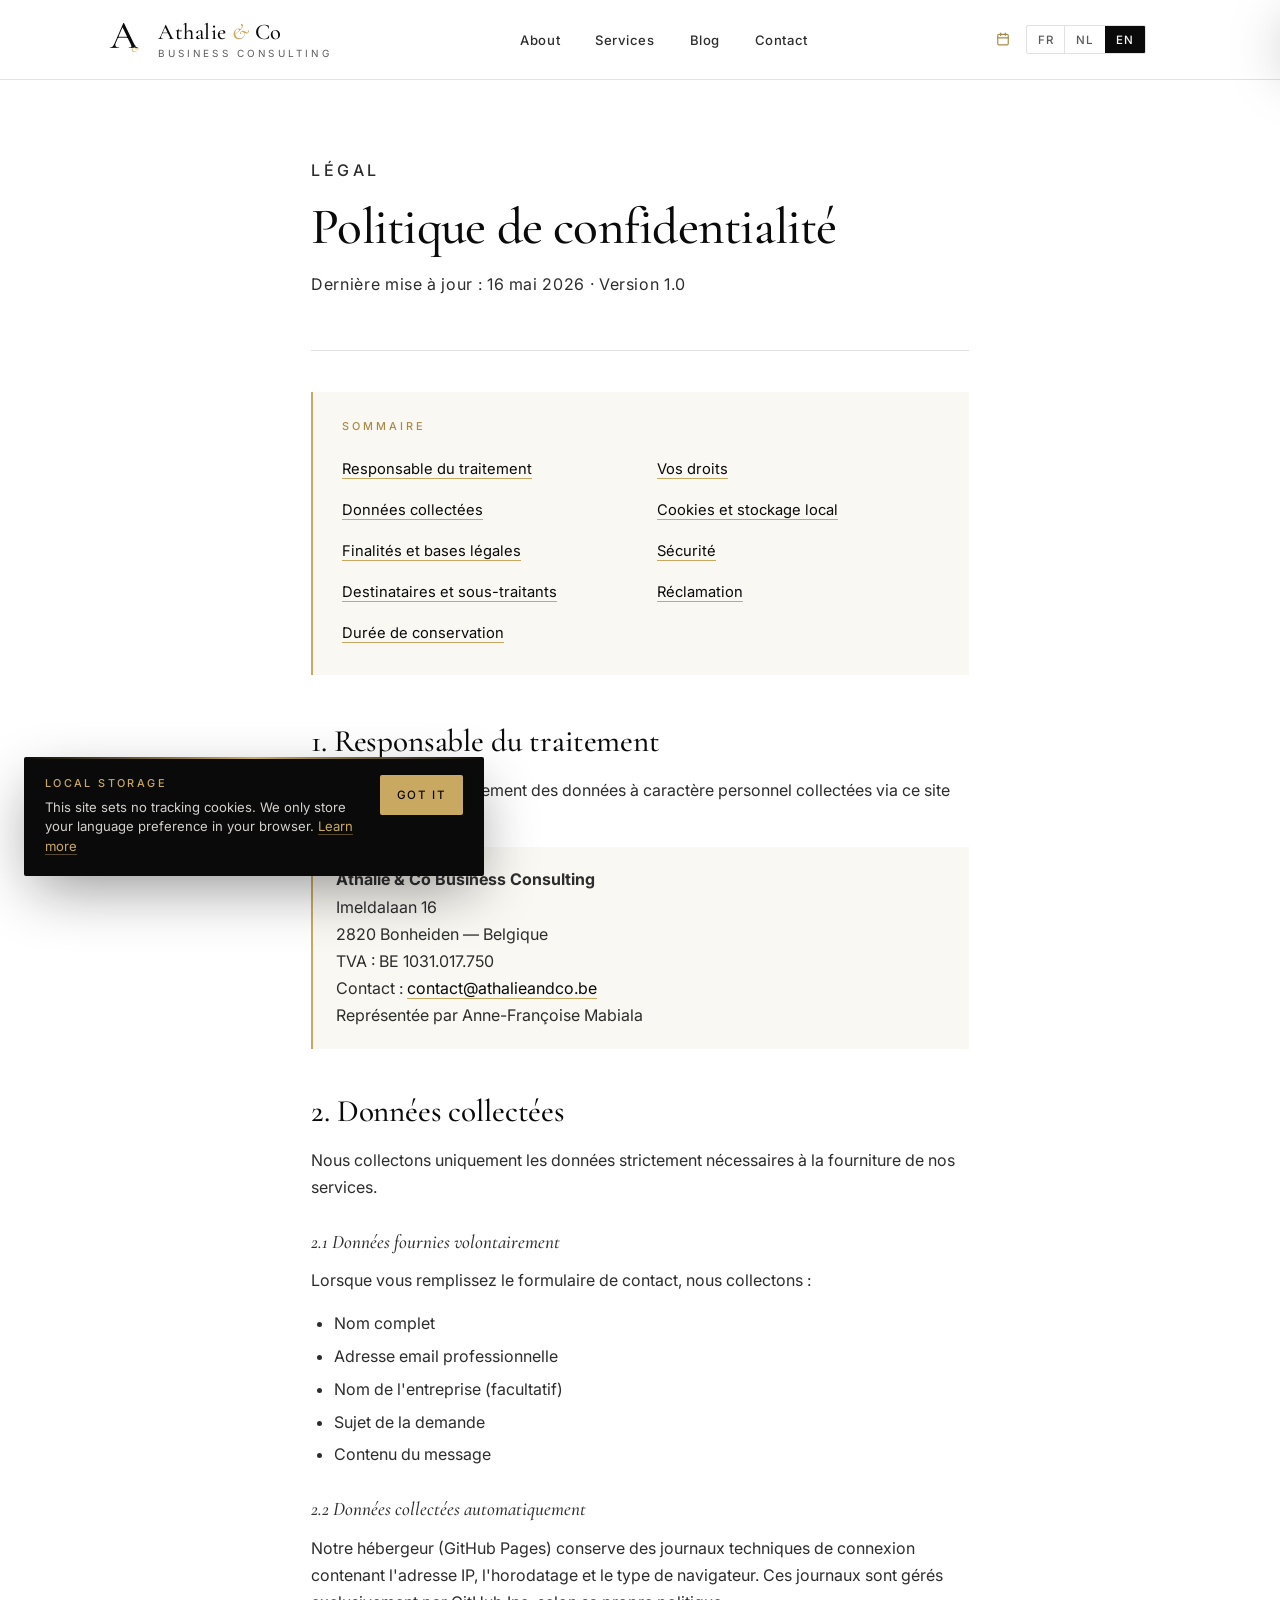
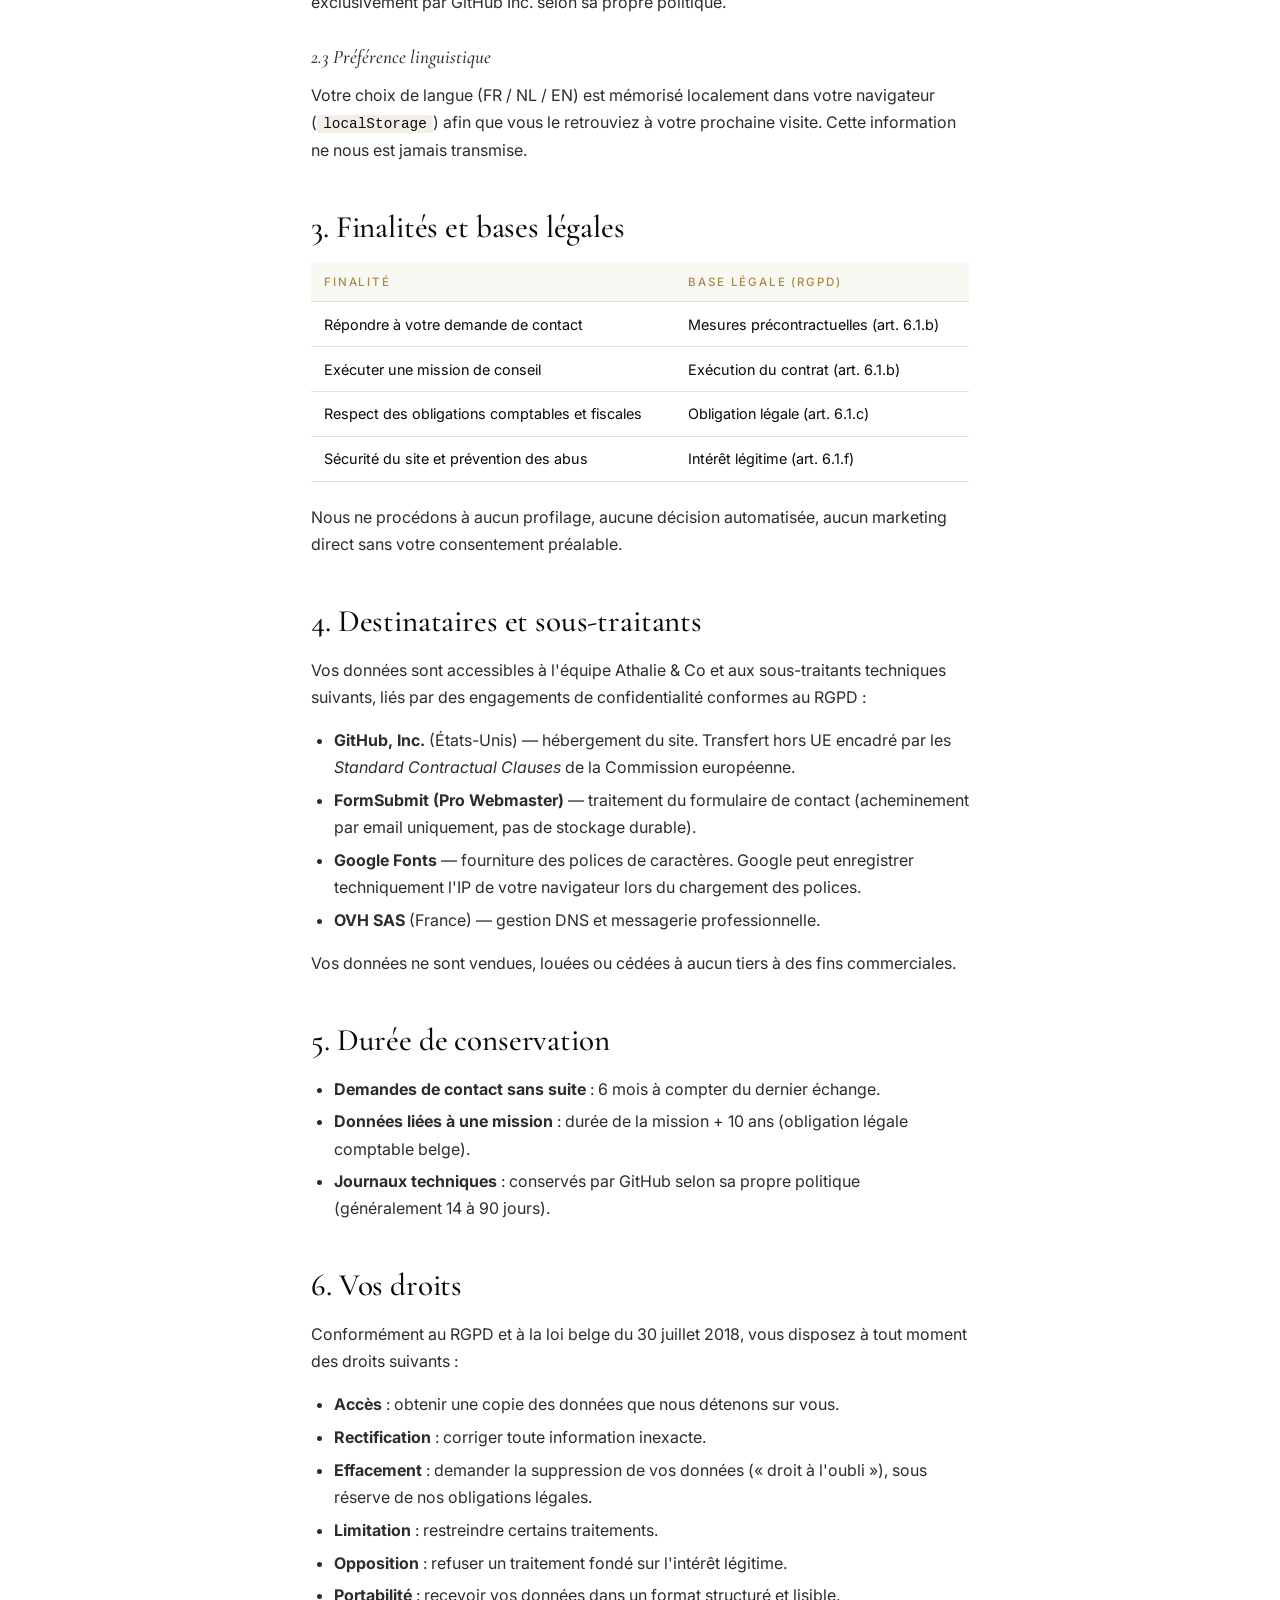
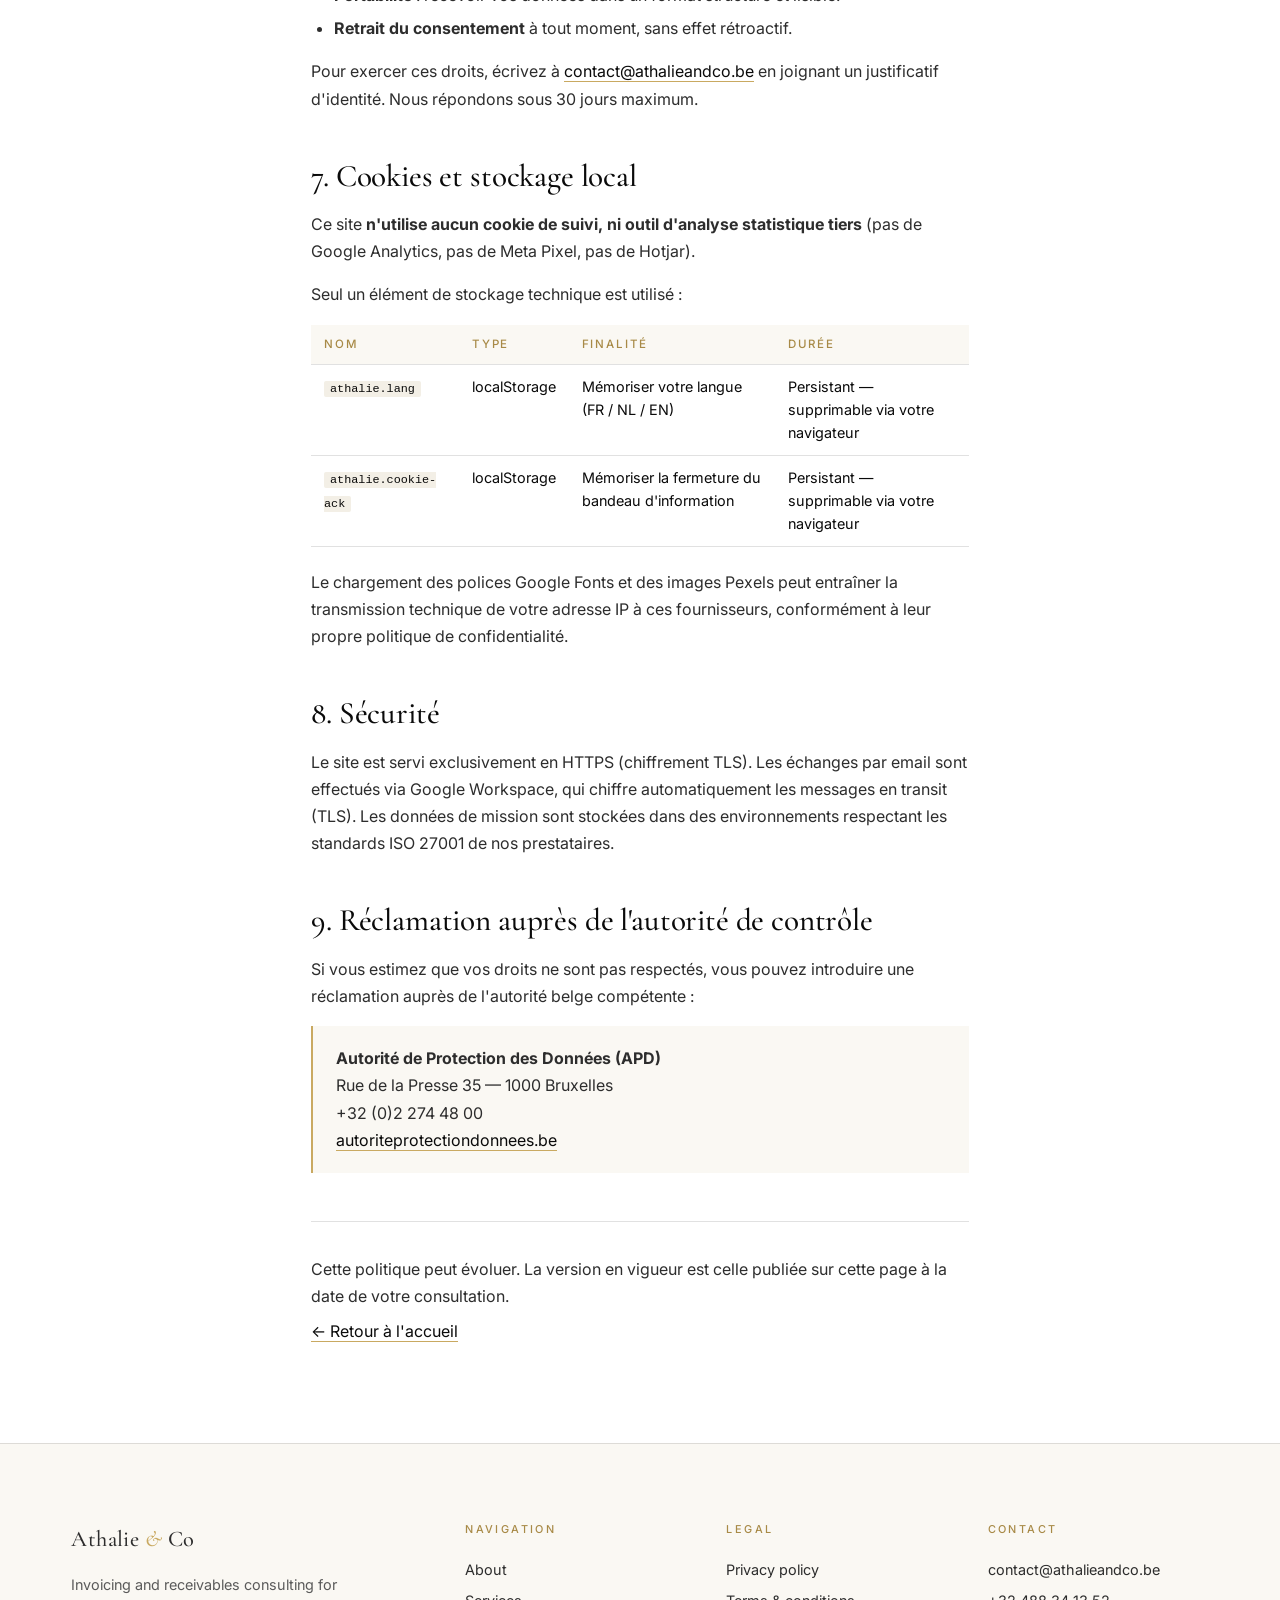
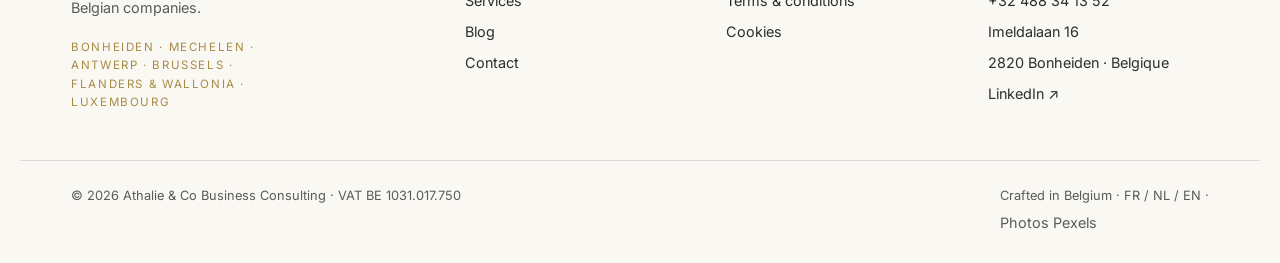
<file: privacy.html>
<!doctype html>
<html lang="fr-BE">
<head>
  <meta charset="utf-8">
  <meta name="viewport" content="width=device-width,initial-scale=1,viewport-fit=cover">
  <meta http-equiv="Content-Security-Policy" content="upgrade-insecure-requests">
  <meta name="theme-color" content="#0A0A0A">
  <title>Politique de confidentialité — Athalie &amp; Co</title>
  <meta name="description" content="Politique de confidentialité d'Athalie & Co Business Consulting — traitement des données personnelles, droits RGPD, contact.">
  <meta name="robots" content="index,follow">
  <link rel="icon" type="image/svg+xml" href="assets/favicon.svg">
  <link rel="canonical" href="https://athalieandco.be/privacy.html">

  <link rel="preconnect" href="https://fonts.googleapis.com">
  <link rel="preconnect" href="https://fonts.gstatic.com" crossorigin>
  <link href="https://fonts.googleapis.com/css2?family=Cormorant+Garamond:ital,wght@0,400;0,500;0,600;1,400;1,500&family=Inter:wght@300;400;500;600&display=swap" rel="stylesheet">

  <link rel="stylesheet" href="styles.css?v=20260518">

  <!-- Google Analytics gtag.js -->
  <script async src="https://www.googletagmanager.com/gtag/js?id=G-Y983EKCF2R"></script>
  <script>
    window.dataLayer = window.dataLayer || [];
    function gtag(){dataLayer.push(arguments);}
    gtag('js', new Date());
    gtag('config', 'G-Y983EKCF2R');
  </script>
</head>
<body>

<header class="site-header" id="top">
  <div class="container header__inner">
    <a class="brand" href="index.html" aria-label="Athalie & Co">
      <svg class="brand__mark" viewBox="0 0 200 200" aria-hidden="true">
        <text x="100" y="135" text-anchor="middle" font-family="'Cormorant Garamond', Georgia, serif" font-weight="500" font-size="180">A</text>
        <text x="148" y="155" text-anchor="middle" font-family="'Cormorant Garamond', Georgia, serif" font-style="italic" font-weight="500" font-size="48" class="brand__amp">&amp;</text>
      </svg>
      <span class="brand__wordmark">
        <span class="brand__name">Athalie <span class="brand__amp-inline">&amp;</span> Co</span>
        <span class="brand__tag" data-i18n="brand.tag">Business Consulting</span>
      </span>
    </a>
    <nav class="nav" aria-label="Primary">
      <ul>
        <li><a href="about.html" data-i18n="nav.about">À propos</a></li>
        <li><a href="services.html" data-i18n="nav.services">Services</a></li>
        <li><a href="blog/" data-i18n="nav.blog">Blog</a></li>
        <li><a href="contact.html" data-i18n="nav.contact">Contact</a></li>
      </ul>
    </nav>
    <div class="header__aside">
      <a class="header__cta" href="contact.html" aria-label="Réserver un rendez-vous">
        <svg width="14" height="14" viewBox="0 0 24 24" fill="none" stroke="currentColor" stroke-width="2" stroke-linecap="round" stroke-linejoin="round" aria-hidden="true"><rect x="3" y="4" width="18" height="18" rx="2" ry="2"/><line x1="16" y1="2" x2="16" y2="6"/><line x1="8" y1="2" x2="8" y2="6"/><line x1="3" y1="10" x2="21" y2="10"/></svg>
        <span data-i18n="nav.book">Réserver un RDV</span>
      </a>
      <div class="lang" role="group" aria-label="Language">
        <button type="button" data-lang="fr" aria-pressed="true">FR</button>
        <button type="button" data-lang="nl" aria-pressed="false">NL</button>
        <button type="button" data-lang="en" aria-pressed="false">EN</button>
      </div>
    </div>
    <button class="menu-toggle" aria-expanded="false" aria-controls="mobile-nav" aria-label="Menu">
      <span></span><span></span><span></span>
    </button>
  </div>
  <div class="mobile-nav__backdrop" hidden></div>
  <aside class="mobile-nav" id="mobile-nav" hidden aria-label="Menu mobile">
    <button type="button" class="mobile-nav__close" aria-label="Fermer le menu">
      <svg width="22" height="22" viewBox="0 0 24 24" fill="none" stroke="currentColor" stroke-width="1.5" aria-hidden="true">
        <line x1="6" y1="6" x2="18" y2="18"/>
        <line x1="18" y1="6" x2="6" y2="18"/>
      </svg>
    </button>
    <nav aria-label="Menu mobile principal">
      <ul>
        
<li><a href="about.html" data-i18n="nav.about">À propos</a></li>        <li><a href="services.html" data-i18n="nav.services">Services</a></li>        <li><a href="blog/" data-i18n="nav.blog">Blog</a></li>        <li><a href="contact.html" data-i18n="nav.contact">Contact</a></li>
      </ul>
    </nav>
    <div class="mobile-nav__lang" role="group" aria-label="Language">
      <button type="button" data-lang="fr" aria-pressed="true">FR</button>
      <button type="button" data-lang="nl" aria-pressed="false">NL</button>
      <button type="button" data-lang="en" aria-pressed="false">EN</button>
    </div>
    <div class="mobile-nav__contact">
      <a href="tel:+32488341352">+32 488 34 13 52</a>
      <a href="mailto:contact@athalieandco.be">contact@athalieandco.be</a>
      <a href="https://www.linkedin.com/in/anne-françoise-mabiala/" rel="noopener" target="_blank">LinkedIn ↗</a>
    </div>
    <a class="btn btn--gold btn--block mobile-nav__cta" href="contact.html" data-i18n="nav.book">Réserver un RDV</a>
  </aside>
</header>

<main id="main" class="legal">
  <article class="container legal__inner">
    <header class="legal__head">
      <p class="eyebrow">Légal</p>
      <h1 class="display display--sm">Politique de confidentialité</h1>
      <p class="legal__meta">Dernière mise à jour : 16 mai 2026 · Version 1.0</p>
    </header>

    <nav class="legal__toc" aria-label="Sommaire">
      <strong>Sommaire</strong>
      <ol>
        <li><a href="#responsable">Responsable du traitement</a></li>
        <li><a href="#donnees">Données collectées</a></li>
        <li><a href="#finalites">Finalités et bases légales</a></li>
        <li><a href="#destinataires">Destinataires et sous-traitants</a></li>
        <li><a href="#conservation">Durée de conservation</a></li>
        <li><a href="#droits">Vos droits</a></li>
        <li><a href="#cookies">Cookies et stockage local</a></li>
        <li><a href="#securite">Sécurité</a></li>
        <li><a href="#reclamation">Réclamation</a></li>
      </ol>
    </nav>

    <section id="responsable">
      <h2>1. Responsable du traitement</h2>
      <p>Le responsable du traitement des données à caractère personnel collectées via ce site est :</p>
      <p class="legal__card">
        <strong>Athalie &amp; Co Business Consulting</strong><br>
        Imeldalaan 16<br>
        2820 Bonheiden — Belgique<br>
        TVA : BE 1031.017.750<br>
        Contact : <a href="mailto:contact@athalieandco.be">contact@athalieandco.be</a><br>
        Représentée par Anne-Françoise Mabiala
      </p>
    </section>

    <section id="donnees">
      <h2>2. Données collectées</h2>
      <p>Nous collectons uniquement les données strictement nécessaires à la fourniture de nos services.</p>
      <h3>2.1 Données fournies volontairement</h3>
      <p>Lorsque vous remplissez le formulaire de contact, nous collectons :</p>
      <ul>
        <li>Nom complet</li>
        <li>Adresse email professionnelle</li>
        <li>Nom de l'entreprise (facultatif)</li>
        <li>Sujet de la demande</li>
        <li>Contenu du message</li>
      </ul>
      <h3>2.2 Données collectées automatiquement</h3>
      <p>Notre hébergeur (GitHub Pages) conserve des journaux techniques de connexion contenant l'adresse IP, l'horodatage et le type de navigateur. Ces journaux sont gérés exclusivement par GitHub Inc. selon sa propre politique.</p>
      <h3>2.3 Préférence linguistique</h3>
      <p>Votre choix de langue (FR / NL / EN) est mémorisé localement dans votre navigateur (<code>localStorage</code>) afin que vous le retrouviez à votre prochaine visite. Cette information ne nous est jamais transmise.</p>
    </section>

    <section id="finalites">
      <h2>3. Finalités et bases légales</h2>
      <table class="legal__table">
        <thead>
          <tr><th>Finalité</th><th>Base légale (RGPD)</th></tr>
        </thead>
        <tbody>
          <tr>
            <td>Répondre à votre demande de contact</td>
            <td>Mesures précontractuelles (art. 6.1.b)</td>
          </tr>
          <tr>
            <td>Exécuter une mission de conseil</td>
            <td>Exécution du contrat (art. 6.1.b)</td>
          </tr>
          <tr>
            <td>Respect des obligations comptables et fiscales</td>
            <td>Obligation légale (art. 6.1.c)</td>
          </tr>
          <tr>
            <td>Sécurité du site et prévention des abus</td>
            <td>Intérêt légitime (art. 6.1.f)</td>
          </tr>
        </tbody>
      </table>
      <p>Nous ne procédons à aucun profilage, aucune décision automatisée, aucun marketing direct sans votre consentement préalable.</p>
    </section>

    <section id="destinataires">
      <h2>4. Destinataires et sous-traitants</h2>
      <p>Vos données sont accessibles à l'équipe Athalie &amp; Co et aux sous-traitants techniques suivants, liés par des engagements de confidentialité conformes au RGPD :</p>
      <ul>
        <li><strong>GitHub, Inc.</strong> (États-Unis) — hébergement du site. Transfert hors UE encadré par les <em>Standard Contractual Clauses</em> de la Commission européenne.</li>
        <li><strong>FormSubmit (Pro Webmaster)</strong> — traitement du formulaire de contact (acheminement par email uniquement, pas de stockage durable).</li>
        <li><strong>Google Fonts</strong> — fourniture des polices de caractères. Google peut enregistrer techniquement l'IP de votre navigateur lors du chargement des polices.</li>
        <li><strong>OVH SAS</strong> (France) — gestion DNS et messagerie professionnelle.</li>
      </ul>
      <p>Vos données ne sont vendues, louées ou cédées à aucun tiers à des fins commerciales.</p>
    </section>

    <section id="conservation">
      <h2>5. Durée de conservation</h2>
      <ul>
        <li><strong>Demandes de contact sans suite</strong> : 6 mois à compter du dernier échange.</li>
        <li><strong>Données liées à une mission</strong> : durée de la mission + 10 ans (obligation légale comptable belge).</li>
        <li><strong>Journaux techniques</strong> : conservés par GitHub selon sa propre politique (généralement 14 à 90 jours).</li>
      </ul>
    </section>

    <section id="droits">
      <h2>6. Vos droits</h2>
      <p>Conformément au RGPD et à la loi belge du 30 juillet 2018, vous disposez à tout moment des droits suivants :</p>
      <ul>
        <li><strong>Accès</strong> : obtenir une copie des données que nous détenons sur vous.</li>
        <li><strong>Rectification</strong> : corriger toute information inexacte.</li>
        <li><strong>Effacement</strong> : demander la suppression de vos données (« droit à l'oubli »), sous réserve de nos obligations légales.</li>
        <li><strong>Limitation</strong> : restreindre certains traitements.</li>
        <li><strong>Opposition</strong> : refuser un traitement fondé sur l'intérêt légitime.</li>
        <li><strong>Portabilité</strong> : recevoir vos données dans un format structuré et lisible.</li>
        <li><strong>Retrait du consentement</strong> à tout moment, sans effet rétroactif.</li>
      </ul>
      <p>Pour exercer ces droits, écrivez à <a href="mailto:contact@athalieandco.be">contact@athalieandco.be</a> en joignant un justificatif d'identité. Nous répondons sous 30 jours maximum.</p>
    </section>

    <section id="cookies">
      <h2>7. Cookies et stockage local</h2>
      <p>Ce site <strong>n'utilise aucun cookie de suivi, ni outil d'analyse statistique tiers</strong> (pas de Google Analytics, pas de Meta Pixel, pas de Hotjar).</p>
      <p>Seul un élément de stockage technique est utilisé :</p>
      <table class="legal__table">
        <thead>
          <tr><th>Nom</th><th>Type</th><th>Finalité</th><th>Durée</th></tr>
        </thead>
        <tbody>
          <tr>
            <td><code>athalie.lang</code></td>
            <td>localStorage</td>
            <td>Mémoriser votre langue (FR / NL / EN)</td>
            <td>Persistant — supprimable via votre navigateur</td>
          </tr>
          <tr>
            <td><code>athalie.cookie-ack</code></td>
            <td>localStorage</td>
            <td>Mémoriser la fermeture du bandeau d'information</td>
            <td>Persistant — supprimable via votre navigateur</td>
          </tr>
        </tbody>
      </table>
      <p>Le chargement des polices Google Fonts et des images Pexels peut entraîner la transmission technique de votre adresse IP à ces fournisseurs, conformément à leur propre politique de confidentialité.</p>
    </section>

    <section id="securite">
      <h2>8. Sécurité</h2>
      <p>Le site est servi exclusivement en HTTPS (chiffrement TLS). Les échanges par email sont effectués via Google Workspace, qui chiffre automatiquement les messages en transit (TLS). Les données de mission sont stockées dans des environnements respectant les standards ISO 27001 de nos prestataires.</p>
    </section>

    <section id="reclamation">
      <h2>9. Réclamation auprès de l'autorité de contrôle</h2>
      <p>Si vous estimez que vos droits ne sont pas respectés, vous pouvez introduire une réclamation auprès de l'autorité belge compétente :</p>
      <p class="legal__card">
        <strong>Autorité de Protection des Données (APD)</strong><br>
        Rue de la Presse 35 — 1000 Bruxelles<br>
        +32 (0)2 274 48 00<br>
        <a href="https://www.autoriteprotectiondonnees.be" target="_blank" rel="noopener">autoriteprotectiondonnees.be</a>
      </p>
    </section>

    <footer class="legal__bottom">
      <p>Cette politique peut évoluer. La version en vigueur est celle publiée sur cette page à la date de votre consultation.</p>
      <p><a href="/">← Retour à l'accueil</a></p>
    </footer>
  </article>
</main>

<footer class="site-footer">
  <div class="container footer__grid">
    <div class="footer__brand">
      <span class="brand__name">Athalie <span class="brand__amp-inline">&amp;</span> Co</span>
      <p data-i18n="footer.tag">Conseil en facturation et recouvrement de créances pour les entreprises belges.</p>
      <p class="footer__geo" data-i18n="footer.geo">Bonheiden · Malines · Anvers · Bruxelles · Flandre &amp; Wallonie · Luxembourg</p>
    </div>
    <nav class="footer__nav" aria-label="Footer">
      <h5 data-i18n="footer.nav">Navigation</h5>
      <a href="about.html" data-i18n="nav.about">À propos</a>
      <a href="services.html" data-i18n="nav.services">Services</a>
      <a href="blog/" data-i18n="nav.blog">Blog</a>
      <a href="contact.html" data-i18n="nav.contact">Contact</a>
    </nav>
    <div class="footer__legal">
      <h5 data-i18n="footer.legal">Légal</h5>
      <a href="privacy.html" data-i18n="footer.privacy">Politique de confidentialité</a>
      <a href="terms.html" data-i18n="footer.terms">Conditions générales</a>
      <a href="privacy.html#cookies" data-i18n="footer.cookies">Cookies</a>
    </div>
    <div class="footer__meta">
      <h5 data-i18n="footer.contact">Contact</h5>
      <a href="mailto:contact@athalieandco.be">contact@athalieandco.be</a>
      <a href="tel:+32488341352">+32 488 34 13 52</a>
      <span>Imeldalaan 16</span>
      <span>2820 Bonheiden · Belgique</span>
      <a href="https://www.linkedin.com/in/anne-françoise-mabiala/" rel="noopener" target="_blank">LinkedIn ↗</a>
    </div>
  </div>
  <div class="container footer__bottom">
    <small>© <span id="year"></span> Athalie &amp; Co Business Consulting · <span data-i18n="footer.vat">TVA</span> BE 1031.017.750</small>
    <small><span data-i18n="footer.crafted">Site conçu en Belgique · FR / NL / EN</span> · <a href="https://www.pexels.com" rel="noopener" target="_blank" style="color:inherit">Photos Pexels</a></small>
  </div>
</footer>

<script src="i18n.js" defer></script>
<script src="script.js" defer></script>
<script src="cookie-banner.js" defer></script>
<script>document.getElementById('year').textContent = new Date().getFullYear();</script>
</body>
</html>
</file>
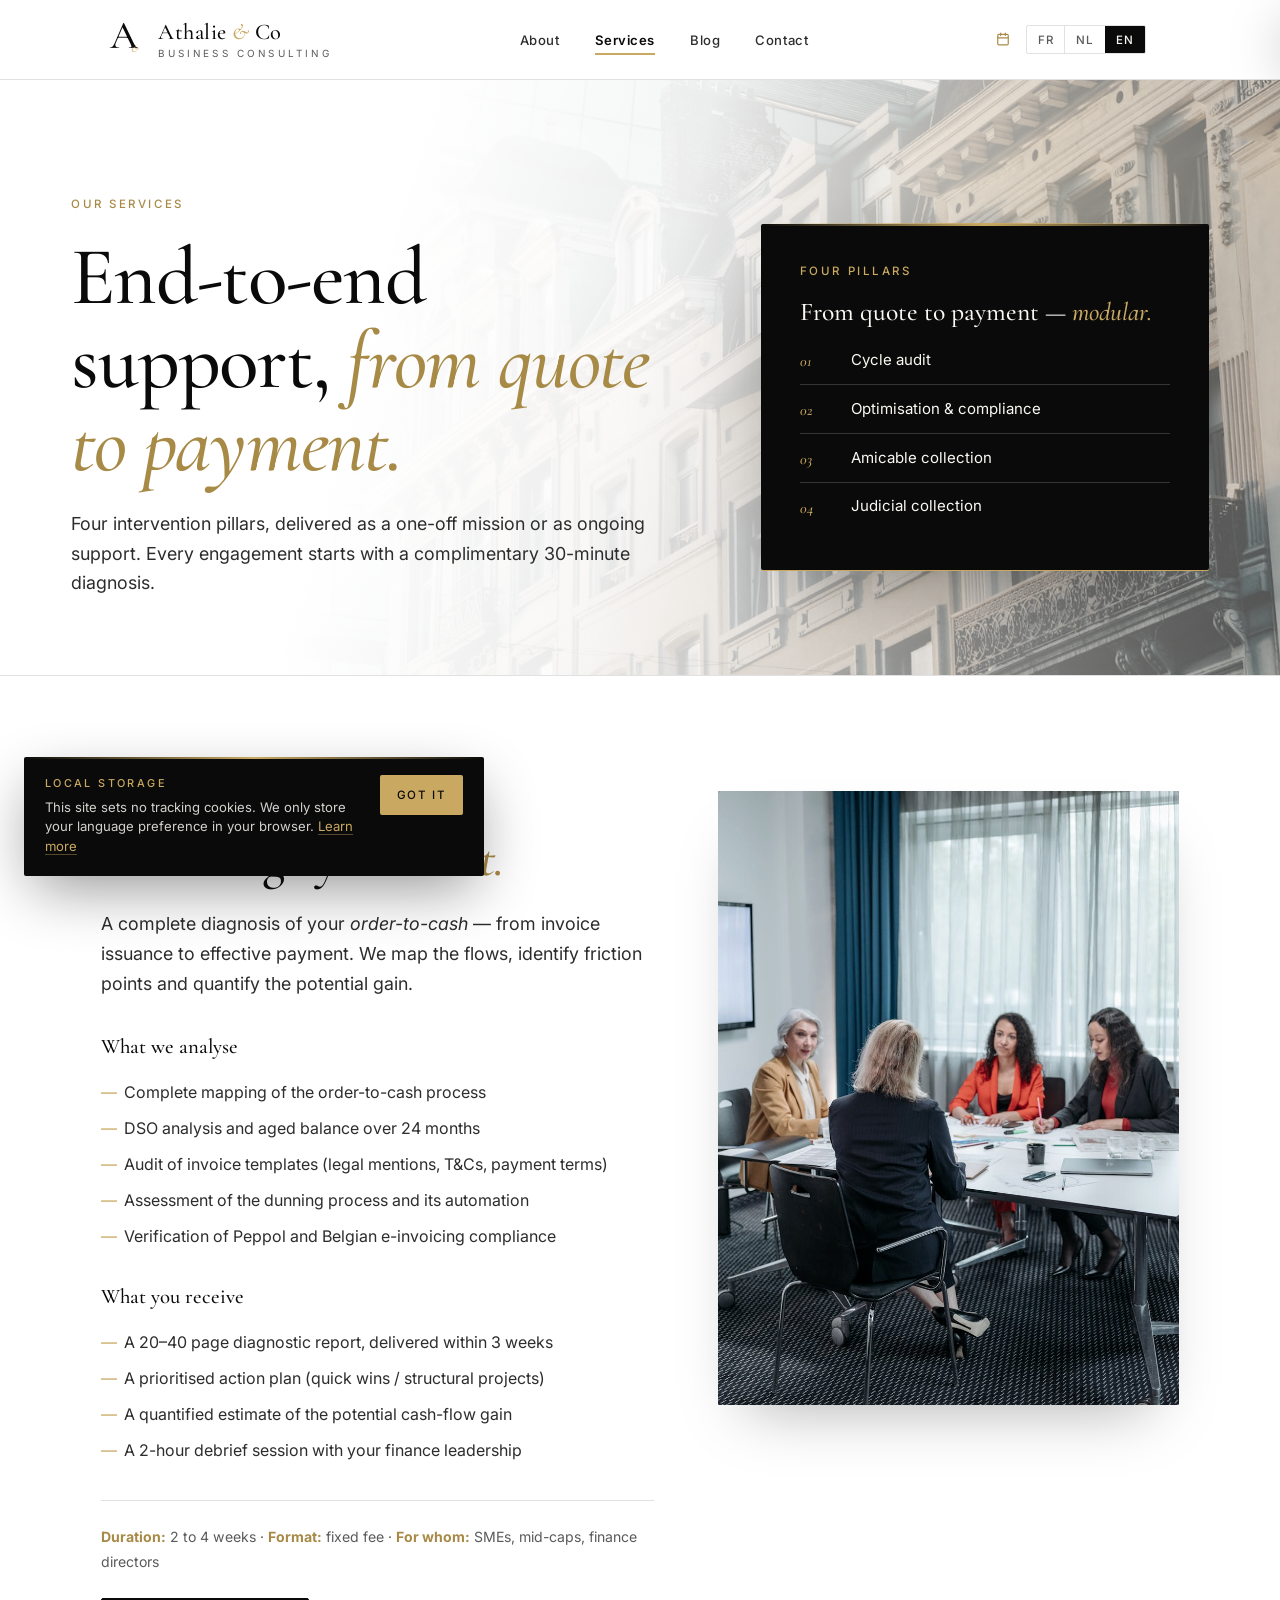
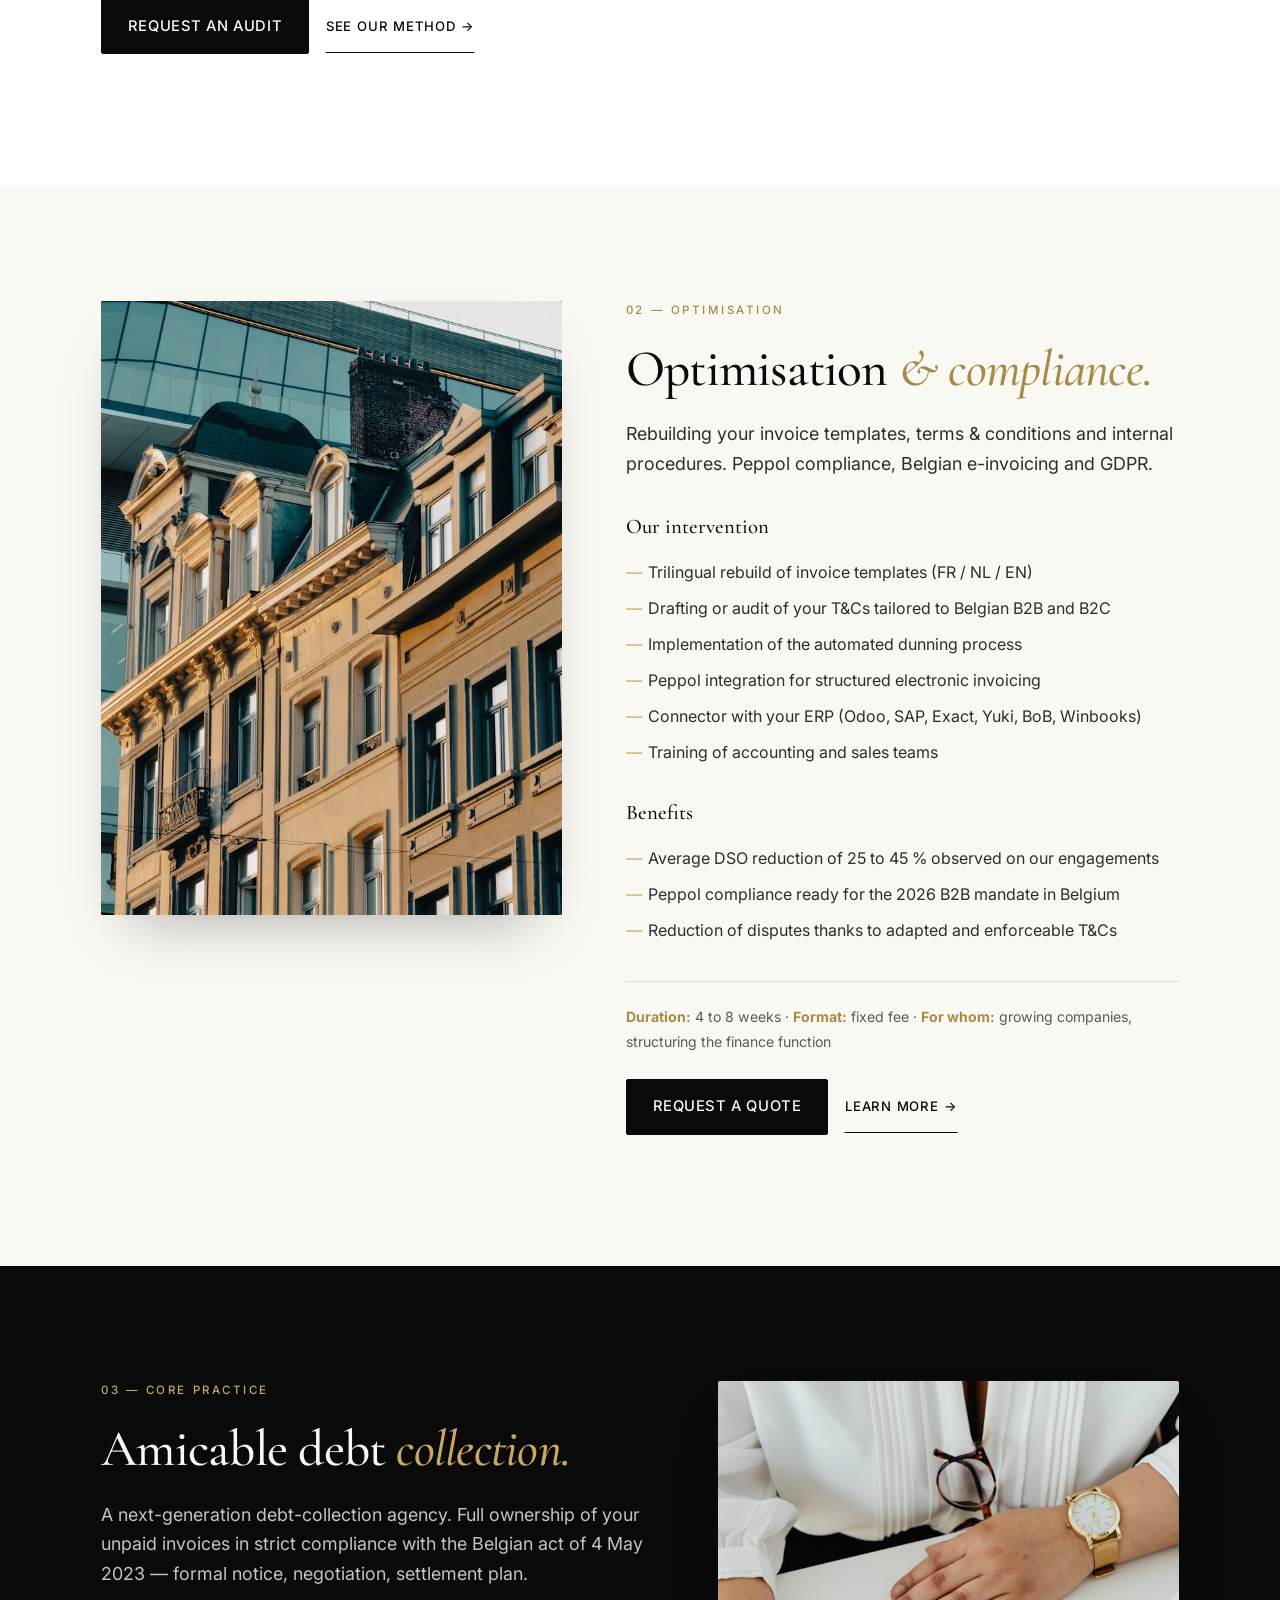
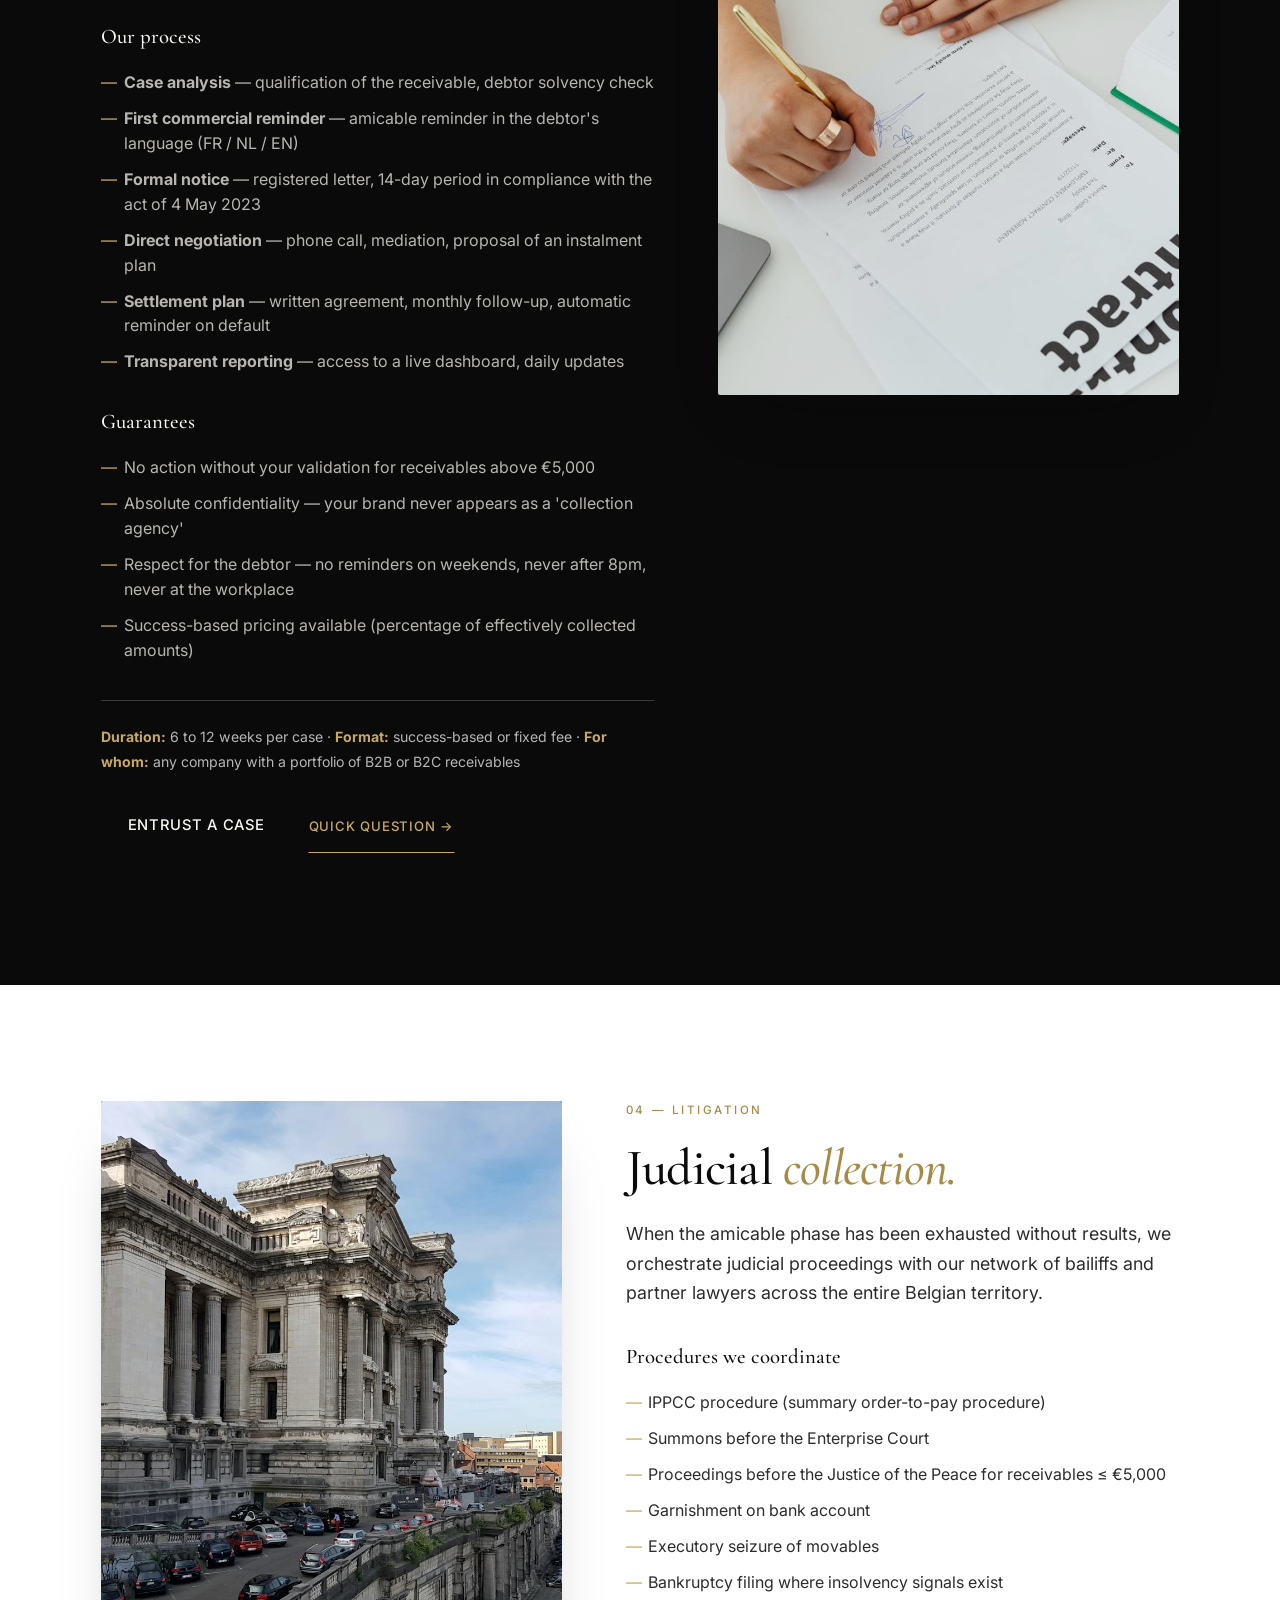
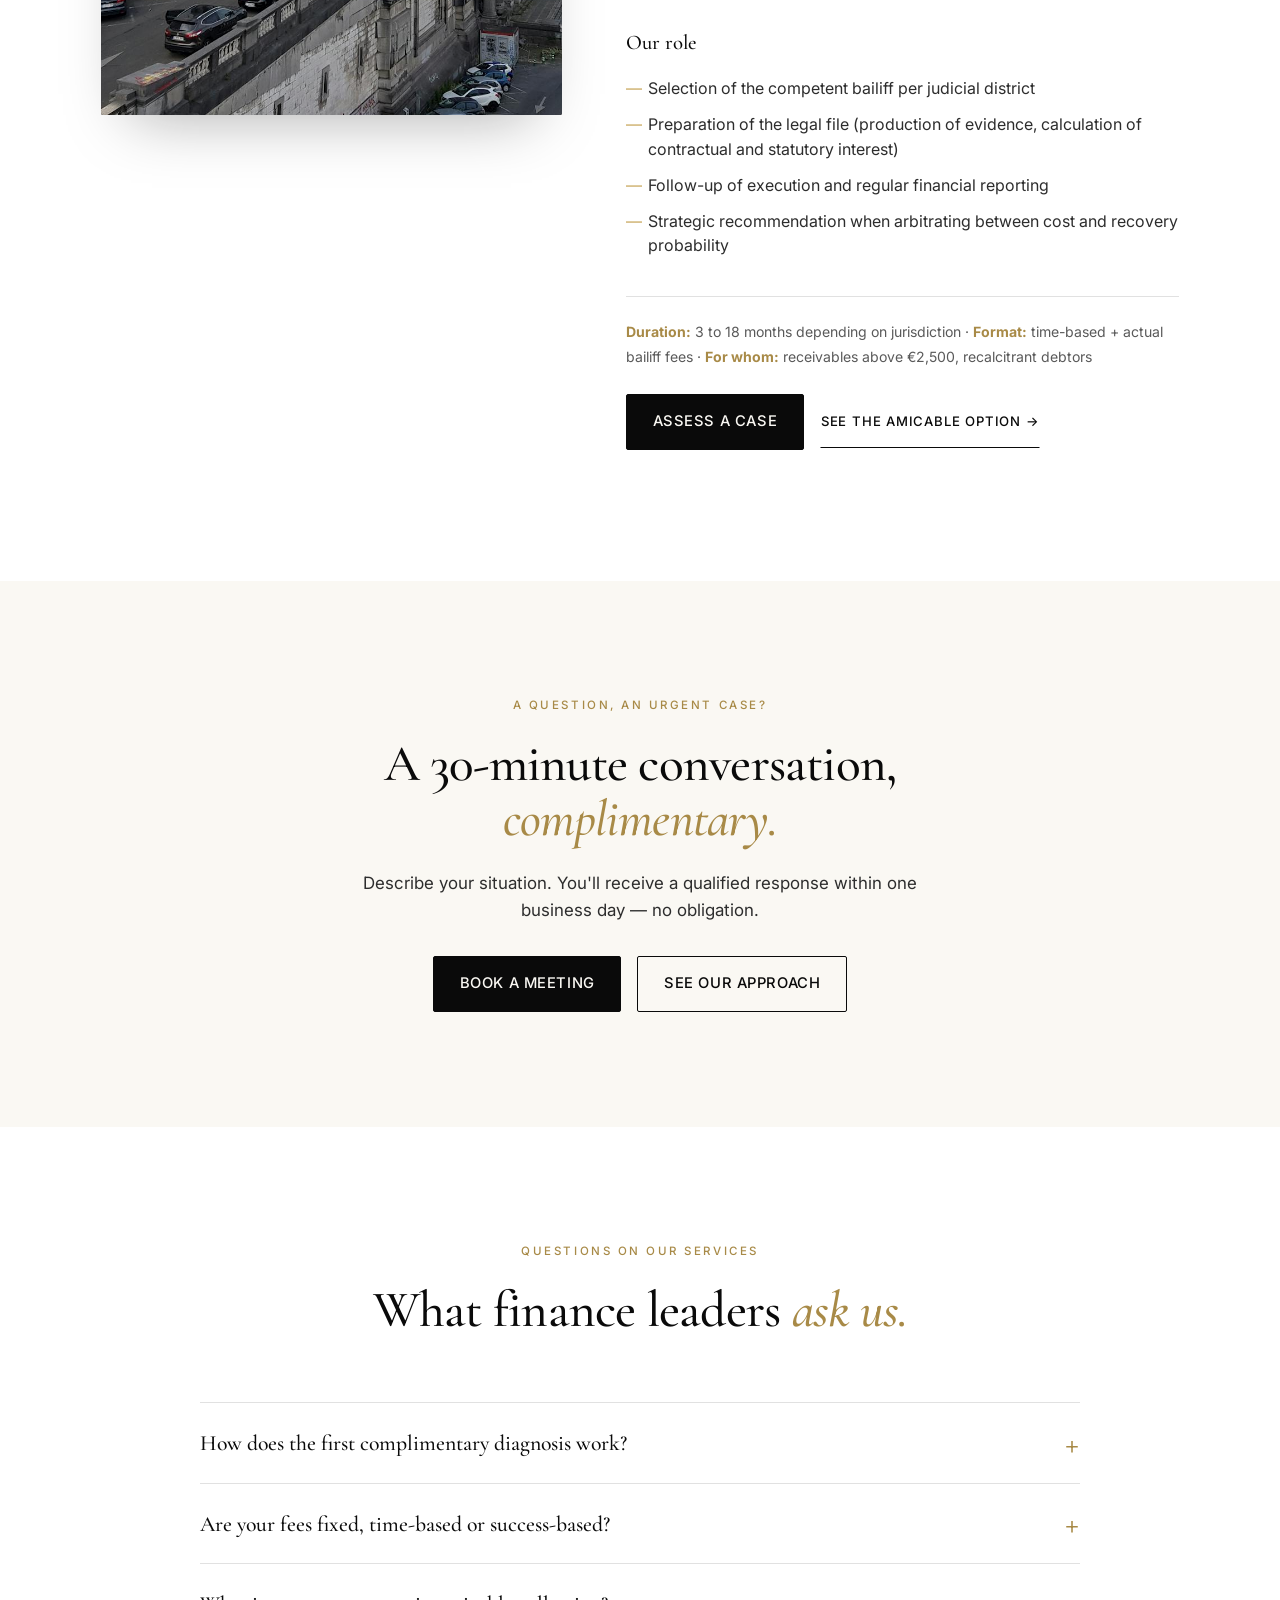
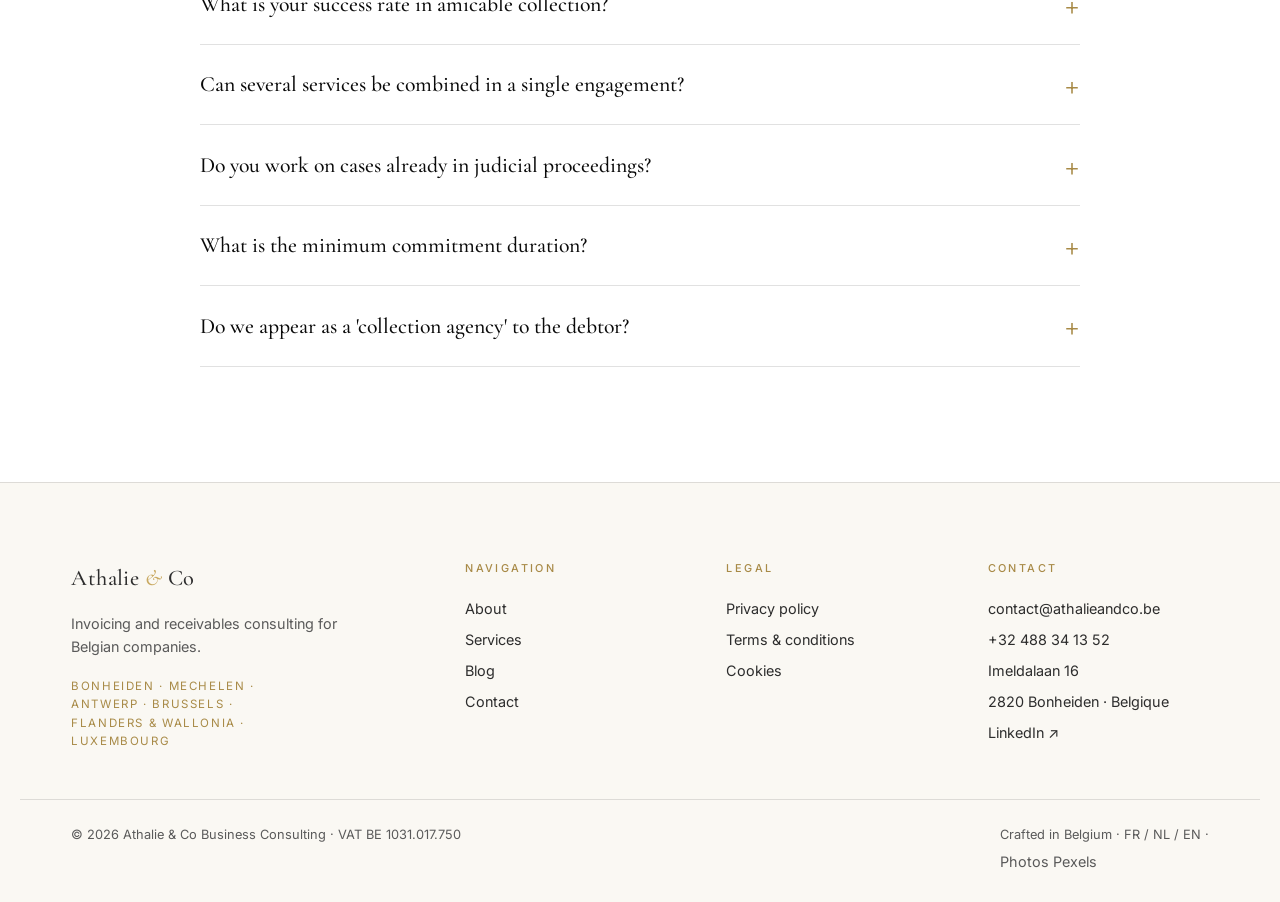
<file: services.html>
<!doctype html>
<html lang="fr-BE">
<head>
  <meta charset="utf-8">
  <meta name="viewport" content="width=device-width,initial-scale=1,viewport-fit=cover">
  <meta http-equiv="Content-Security-Policy" content="upgrade-insecure-requests">
  <meta name="theme-color" content="#0A0A0A">
  <title>Services — Audit, conseil et recouvrement · Athalie &amp; Co Belgique</title>
  <meta name="description" content="Quatre services pour les entreprises belges : audit du cycle de facturation, mise en conformité Peppol, recouvrement amiable et judiciaire. Devis sur mesure.">
  <meta name="robots" content="index,follow">
  <link rel="icon" type="image/svg+xml" href="assets/favicon.svg">
  <link rel="canonical" href="https://athalieandco.be/services.html">

  <meta property="og:title" content="Services — Athalie & Co Business Consulting">
  <meta property="og:description" content="Audit, conformité Peppol, recouvrement amiable & judiciaire pour entreprises belges.">
  <meta property="og:image" content="https://athalieandco.be/assets/images/signing.jpg">
  <meta property="og:url" content="https://athalieandco.be/services.html">

  <link rel="preconnect" href="https://fonts.googleapis.com">
  <link rel="preconnect" href="https://fonts.gstatic.com" crossorigin>
  <link href="https://fonts.googleapis.com/css2?family=Cormorant+Garamond:ital,wght@0,400;0,500;0,600;1,400;1,500&family=Inter:wght@300;400;500;600&display=swap" rel="stylesheet">
  <link rel="stylesheet" href="styles.css?v=20260518">

  <script type="application/ld+json">
  {
    "@context": "https://schema.org",
    "@type": "FAQPage",
    "mainEntity": [
      { "@type": "Question", "name": "Comment se passe le premier diagnostic gratuit ?", "acceptedAnswer": { "@type": "Answer", "text": "30 minutes en visio ou par téléphone. Vous nous décrivez votre situation, nous identifions le périmètre potentiel d'intervention et vous repartez avec 2 ou 3 quick wins applicables immédiatement — même sans nous engager." } },
      { "@type": "Question", "name": "Vos honoraires sont-ils forfaitaires, au temps passé ou au résultat ?", "acceptedAnswer": { "@type": "Answer", "text": "Les trois selon le service : forfaitaire pour l'audit et la mise en conformité, au temps passé pour l'accompagnement et la formation, au résultat pour le recouvrement amiable (pourcentage des sommes effectivement encaissées)." } },
      { "@type": "Question", "name": "Quel est votre taux de réussite en recouvrement amiable ?", "acceptedAnswer": { "@type": "Answer", "text": "Plus de 90 % des dossiers que nous traitons trouvent une résolution amiable — paiement intégral, plan d'apurement signé ou réclamation contestée résolue." } },
      { "@type": "Question", "name": "Peut-on combiner plusieurs services dans une seule mission ?", "acceptedAnswer": { "@type": "Answer", "text": "Oui. La combinaison la plus courante : audit puis optimisation des processus puis prise en charge du portefeuille amiable existant. Les missions combinées bénéficient d'une remise par effet de seuil." } },
      { "@type": "Question", "name": "Travaillez-vous sur des dossiers déjà en procédure judiciaire ?", "acceptedAnswer": { "@type": "Answer", "text": "Oui. Nous reprenons fréquemment des dossiers où la procédure judiciaire est engagée mais bloquée — soit pour réorienter vers une issue amiable, soit pour coordonner les actions d'exécution avec l'huissier en place." } },
      { "@type": "Question", "name": "Quelle est la durée d'engagement minimale ?", "acceptedAnswer": { "@type": "Answer", "text": "Aucune. Un audit est une mission ponctuelle (3-4 semaines). Le recouvrement amiable se fait dossier par dossier. Seul un accompagnement récurrent implique un engagement de 3 mois minimum." } },
      { "@type": "Question", "name": "Apparaissons-nous comme société en recouvrement auprès du débiteur ?", "acceptedAnswer": { "@type": "Answer", "text": "Sur option uniquement. Par défaut, nous agissons sous votre marque — votre débiteur ne sait pas qu'un tiers est intervenu. Si vous préférez que nous apparaissions sous notre propre nom, nous le faisons aussi." } }
    ]
  }
  </script>

  <!-- Google Analytics gtag.js -->
  <script async src="https://www.googletagmanager.com/gtag/js?id=G-Y983EKCF2R"></script>
  <script>
    window.dataLayer = window.dataLayer || [];
    function gtag(){dataLayer.push(arguments);}
    gtag('js', new Date());
    gtag('config', 'G-Y983EKCF2R');
  </script>
</head>
<body>

<header class="site-header" id="top">
  <div class="container header__inner">
    <a class="brand" href="index.html" aria-label="Athalie & Co">
      <svg class="brand__mark" viewBox="0 0 200 200" aria-hidden="true">
        <text x="100" y="135" text-anchor="middle" font-family="'Cormorant Garamond', Georgia, serif" font-weight="500" font-size="180">A</text>
        <text x="148" y="155" text-anchor="middle" font-family="'Cormorant Garamond', Georgia, serif" font-style="italic" font-weight="500" font-size="48" class="brand__amp">&amp;</text>
      </svg>
      <span class="brand__wordmark">
        <span class="brand__name">Athalie <span class="brand__amp-inline">&amp;</span> Co</span>
        <span class="brand__tag" data-i18n="brand.tag">Business Consulting</span>
      </span>
    </a>

    <nav class="nav" aria-label="Primary">
      <ul>
        <li><a href="about.html" data-i18n="nav.about">À propos</a></li>
        <li><a href="services.html" data-i18n="nav.services" aria-current="page">Services</a></li>
        <li><a href="blog/" data-i18n="nav.blog">Blog</a></li>
        <li><a href="contact.html" data-i18n="nav.contact">Contact</a></li>
      </ul>
    </nav>

    <div class="header__aside">
      <a class="header__cta" href="contact.html" aria-label="Réserver un rendez-vous">
        <svg width="14" height="14" viewBox="0 0 24 24" fill="none" stroke="currentColor" stroke-width="2" stroke-linecap="round" stroke-linejoin="round" aria-hidden="true"><rect x="3" y="4" width="18" height="18" rx="2" ry="2"/><line x1="16" y1="2" x2="16" y2="6"/><line x1="8" y1="2" x2="8" y2="6"/><line x1="3" y1="10" x2="21" y2="10"/></svg>
        <span data-i18n="nav.book">Réserver un RDV</span>
      </a>
      <div class="lang" role="group" aria-label="Language">
        <button type="button" data-lang="fr" aria-pressed="true">FR</button>
        <button type="button" data-lang="nl" aria-pressed="false">NL</button>
        <button type="button" data-lang="en" aria-pressed="false">EN</button>
      </div>
    </div>

    <button class="menu-toggle" aria-expanded="false" aria-controls="mobile-nav" aria-label="Menu">
      <span></span><span></span><span></span>
    </button>
  </div>

  <div class="mobile-nav__backdrop" hidden></div>
  <aside class="mobile-nav" id="mobile-nav" hidden aria-label="Menu mobile">
    <button type="button" class="mobile-nav__close" aria-label="Fermer le menu">
      <svg width="22" height="22" viewBox="0 0 24 24" fill="none" stroke="currentColor" stroke-width="1.5" aria-hidden="true">
        <line x1="6" y1="6" x2="18" y2="18"/>
        <line x1="18" y1="6" x2="6" y2="18"/>
      </svg>
    </button>
    <nav aria-label="Menu mobile principal">
      <ul>
        
<li><a href="about.html" data-i18n="nav.about">À propos</a></li>        <li><a href="services.html" data-i18n="nav.services" aria-current="page">Services</a></li>        <li><a href="blog/" data-i18n="nav.blog">Blog</a></li>        <li><a href="contact.html" data-i18n="nav.contact">Contact</a></li>
      </ul>
    </nav>
    <div class="mobile-nav__lang" role="group" aria-label="Language">
      <button type="button" data-lang="fr" aria-pressed="true">FR</button>
      <button type="button" data-lang="nl" aria-pressed="false">NL</button>
      <button type="button" data-lang="en" aria-pressed="false">EN</button>
    </div>
    <div class="mobile-nav__contact">
      <a href="tel:+32488341352">+32 488 34 13 52</a>
      <a href="mailto:contact@athalieandco.be">contact@athalieandco.be</a>
      <a href="https://www.linkedin.com/in/anne-françoise-mabiala/" rel="noopener" target="_blank">LinkedIn ↗</a>
    </div>
    <a class="btn btn--gold btn--block mobile-nav__cta" href="contact.html" data-i18n="nav.book">Réserver un RDV</a>
  </aside>
</header>

<main id="main">

  <section class="page-hero">
    <div class="container">
      <div class="page-hero__copy">
        <p class="eyebrow" data-i18n="svp.hero.eyebrow">Nos services</p>
      <h1 class="display"><span data-i18n="svp.hero.title.l1">Un accompagnement complet,</span> <em data-i18n="svp.hero.title.l2">du devis au paiement.</em></h1>
      <p class="lede" data-i18n="svp.hero.lede">Quatre piliers d'intervention, modulables en mission ponctuelle ou en accompagnement récurrent. Chaque mission commence par un diagnostic offert de 30 minutes.</p>
      </div>
      <aside class="page-hero__card" aria-label="Nos quatre services">
        <p class="eyebrow" data-i18n="svp.card.eyebrow">Quatre piliers</p>
        <h3><span data-i18n="svp.card.title">Du devis au paiement —</span> <em style="color:var(--gold);font-style:italic" data-i18n="svp.card.title.em">modulables.</em></h3>
        <ul>
          <li><strong>01</strong><span><a href="#audit" data-i18n="svp.card.s1">Audit du cycle</a></span></li>
          <li><strong>02</strong><span><a href="#conformite" data-i18n="svp.card.s2">Optimisation & conformité</a></span></li>
          <li><strong>03</strong><span><a href="#amiable" data-i18n="svp.card.s3">Recouvrement amiable</a></span></li>
          <li><strong>04</strong><span><a href="#judiciaire" data-i18n="svp.card.s4">Recouvrement judiciaire</a></span></li>
        </ul>
      </aside>
    </div>
  </section>

  <!-- SVC 1 -->
  <section class="section service-detail" id="audit">
    <div class="container service-detail__grid service-detail__grid--with-img">
      <div class="service-detail__copy">
        <p class="eyebrow" data-i18n="svp.s1.eyebrow">01 — Audit</p>
        <h2 class="display display--sm"><span data-i18n="svp.s1.title.l1">Audit du cycle</span> <em data-i18n="svp.s1.title.l2">de facturation.</em></h2>
        <p class="lede" data-i18n-html="svp.s1.lede">Diagnostic complet de votre <em>order-to-cash</em> — de l'émission de la facture à l'encaissement effectif. Nous cartographions les flux, identifions les points de friction et chiffrons le gain potentiel.</p>

        <h3 data-i18n="svp.s1.h1">Ce que nous analysons</h3>
        <ul>
          <li data-i18n="svp.s1.a1">Cartographie complète du processus order-to-cash</li>
          <li data-i18n="svp.s1.a2">Analyse du DSO et de la balance âgée sur 24 mois</li>
          <li data-i18n="svp.s1.a3">Audit des modèles de facture (mentions légales, CGV, conditions de paiement)</li>
          <li data-i18n="svp.s1.a4">Évaluation du processus de relance et son automatisation</li>
          <li data-i18n="svp.s1.a5">Vérification de la conformité Peppol et e-invoicing belge</li>
        </ul>

        <h3 data-i18n="svp.s1.h2">Ce que vous recevez</h3>
        <ul>
          <li data-i18n="svp.s1.r1">Un rapport diagnostique de 20–40 pages, livré sous 3 semaines</li>
          <li data-i18n="svp.s1.r2">Un plan d'action priorisé (quick wins / chantiers structurels)</li>
          <li data-i18n="svp.s1.r3">Une estimation chiffrée du gain de trésorerie potentiel</li>
          <li data-i18n="svp.s1.r4">Une session de restitution de 2h avec votre direction financière</li>
        </ul>

        <p class="service-detail__meta" data-i18n-html="svp.s1.meta"><strong>Durée :</strong> 2 à 4 semaines · <strong>Format :</strong> forfaitaire · <strong>Pour qui :</strong> PME, ETI, directions financières</p>
        <p class="service-detail__action"><a class="btn btn--gold" href="contact.html?subject=audit" data-i18n="svp.s1.cta1">Demander un audit</a> <a class="btn btn--link" href="approach.html" data-i18n="svp.s1.cta2">Voir notre méthode →</a></p>
      </div>
      <figure class="service-detail__img">
        <img src="assets/images/team.jpg" alt="Audit de facturation en cabinet" loading="lazy" width="900" height="1300">
      </figure>
    </div>
  </section>

  <!-- SVC 2 -->
  <section class="section section--cream service-detail" id="conformite">
    <div class="container service-detail__grid service-detail__grid--with-img service-detail__grid--reverse">
      <div class="service-detail__copy">
        <p class="eyebrow" data-i18n="svp.s2.eyebrow">02 — Optimisation</p>
        <h2 class="display display--sm"><span data-i18n="svp.s2.title.l1">Optimisation</span> <em data-i18n="svp.s2.title.l2">&amp; mise en conformité.</em></h2>
        <p class="lede" data-i18n="svp.s2.lede">Refonte de vos modèles de facture, conditions générales de vente et procédures internes. Mise en conformité Peppol, e-invoicing belge et RGPD.</p>

        <h3 data-i18n="svp.s2.h1">Notre intervention</h3>
        <ul>
          <li data-i18n="svp.s2.a1">Refonte trilingue des modèles de facture (FR / NL / EN)</li>
          <li data-i18n="svp.s2.a2">Rédaction ou audit de vos CGV adaptées B2B et B2C belges</li>
          <li data-i18n="svp.s2.a3">Mise en place du processus de relance automatisé</li>
          <li data-i18n="svp.s2.a4">Intégration Peppol pour la facturation électronique structurée</li>
          <li data-i18n="svp.s2.a5">Connecteur avec votre ERP (Odoo, SAP, Exact, Yuki, BoB, Winbooks)</li>
          <li data-i18n="svp.s2.a6">Formation des équipes comptables et commerciales</li>
        </ul>

        <h3 data-i18n="svp.s2.h2">Bénéfices</h3>
        <ul>
          <li data-i18n="svp.s2.b1">Réduction moyenne du DSO de 25 à 45 % observée sur nos missions</li>
          <li data-i18n="svp.s2.b2">Conformité Peppol prête pour l'obligation B2B 2026 en Belgique</li>
          <li data-i18n="svp.s2.b3">Réduction des litiges grâce à des CGV adaptées et opposables</li>
        </ul>

        <p class="service-detail__meta" data-i18n-html="svp.s2.meta"><strong>Durée :</strong> 4 à 8 semaines · <strong>Format :</strong> forfaitaire · <strong>Pour qui :</strong> entreprises en croissance, structuration de la fonction finance</p>
        <p class="service-detail__action"><a class="btn btn--gold" href="contact.html?subject=conformite" data-i18n="svp.s2.cta1">Demander un devis</a> <a class="btn btn--link" href="contact.html" data-i18n="svp.s2.cta2">En savoir plus →</a></p>
      </div>
      <figure class="service-detail__img">
        <img src="assets/images/brussels.jpg" alt="Centre administratif Bruxelles — symbolique du cadre légal belge" loading="lazy" width="1600" height="900">
      </figure>
    </div>
  </section>

  <!-- SVC 3 — Featured -->
  <section class="section service-detail service-detail--featured" id="amiable">
    <div class="container service-detail__grid service-detail__grid--with-img">
      <div class="service-detail__copy">
        <p class="eyebrow eyebrow--light" data-i18n="svp.s3.eyebrow">03 — Cœur de métier</p>
        <h2 class="display display--sm display--light"><span data-i18n="svp.s3.title.l1">Recouvrement</span> <em data-i18n="svp.s3.title.l2">amiable de créances.</em></h2>
        <p class="lede" style="color:rgba(250,248,243,.78)" data-i18n="svp.s3.lede">Société de recouvrement nouvelle génération. Prise en charge complète de vos factures impayées dans le respect strict de la loi belge du 4 mai 2023 — mise en demeure, négociation, plan d'apurement.</p>

        <h3 data-i18n="svp.s3.h1">Notre processus</h3>
        <ul>
          <li data-i18n-html="svp.s3.p1"><strong>Analyse du dossier</strong> — qualification de la créance, vérification de la solvabilité du débiteur</li>
          <li data-i18n-html="svp.s3.p2"><strong>Première relance commerciale</strong> — rappel amiable dans la langue du débiteur (FR / NL / EN)</li>
          <li data-i18n-html="svp.s3.p3"><strong>Mise en demeure formelle</strong> — courrier recommandé, délai de 14 jours conformément à la loi du 4 mai 2023</li>
          <li data-i18n-html="svp.s3.p4"><strong>Négociation directe</strong> — appel téléphonique, médiation, proposition d'échéancier</li>
          <li data-i18n-html="svp.s3.p5"><strong>Plan d'apurement</strong> — accord écrit, suivi mensuel, relance automatique en cas de défaut</li>
          <li data-i18n-html="svp.s3.p6"><strong>Reporting transparent</strong> — accès à un tableau de bord live, mise à jour quotidienne</li>
        </ul>

        <h3 data-i18n="svp.s3.h2">Garanties</h3>
        <ul>
          <li data-i18n="svp.s3.g1">Aucune action sans votre validation pour les créances supérieures à 5 000 €</li>
          <li data-i18n="svp.s3.g2">Confidentialité absolue — votre marque n'apparaît jamais comme « société en recouvrement »</li>
          <li data-i18n="svp.s3.g3">Respect du débiteur — aucune relance le week-end, jamais après 20h, jamais sur le lieu de travail</li>
          <li data-i18n="svp.s3.g4">Tarification au succès possible (pourcentage des sommes effectivement encaissées)</li>
        </ul>

        <p class="service-detail__meta" style="border-color:rgba(255,255,255,.2);color:rgba(255,255,255,.7)" data-i18n-html="svp.s3.meta"><strong style="color:var(--gold)">Durée :</strong> 6 à 12 semaines par dossier · <strong style="color:var(--gold)">Format :</strong> au succès ou forfait · <strong style="color:var(--gold)">Pour qui :</strong> toute entreprise avec un portefeuille de créances B2B ou B2C</p>
        <p class="service-detail__action"><a class="btn btn--gold" href="contact.html?subject=amiable" data-i18n="svp.s3.cta1">Confier un dossier</a> <a class="btn btn--link service-detail__link--light" href="contact.html" data-i18n="svp.s3.cta2">Question rapide →</a></p>
      </div>
      <figure class="service-detail__img">
        <img src="assets/images/signing.jpg" alt="Signature d'un accord — recouvrement amiable" loading="lazy" width="1400" height="900">
      </figure>
    </div>
  </section>

  <!-- SVC 4 -->
  <section class="section service-detail" id="judiciaire">
    <div class="container service-detail__grid service-detail__grid--with-img service-detail__grid--reverse">
      <div class="service-detail__copy">
        <p class="eyebrow" data-i18n="svp.s4.eyebrow">04 — Contentieux</p>
        <h2 class="display display--sm"><span data-i18n="svp.s4.title.l1">Recouvrement</span> <em data-i18n="svp.s4.title.l2">judiciaire.</em></h2>
        <p class="lede" data-i18n="svp.s4.lede">Lorsque la phase amiable a été épuisée sans résultat, nous orchestrons la procédure judiciaire en collaboration avec notre réseau d'huissiers de justice et d'avocats partenaires sur l'ensemble du territoire belge.</p>

        <h3 data-i18n="svp.s4.h1">Procédures que nous coordonnons</h3>
        <ul>
          <li data-i18n="svp.s4.a1">Procédure IPPCC (procédure sommaire d'injonction de payer)</li>
          <li data-i18n="svp.s4.a2">Citation devant le Tribunal de l'entreprise</li>
          <li data-i18n="svp.s4.a3">Procédure devant le Juge de paix pour les créances ≤ 5 000 €</li>
          <li data-i18n="svp.s4.a4">Saisie-arrêt sur compte bancaire</li>
          <li data-i18n="svp.s4.a5">Saisie-exécution mobilière</li>
          <li data-i18n="svp.s4.a6">Procédure d'aveu de faillite si signaux d'insolvabilité</li>
        </ul>

        <h3 data-i18n="svp.s4.h2">Notre rôle</h3>
        <ul>
          <li data-i18n="svp.s4.r1">Sélection de l'huissier compétent par arrondissement judiciaire</li>
          <li data-i18n="svp.s4.r2">Préparation du dossier juridique (production des pièces, calcul des intérêts conventionnels et légaux)</li>
          <li data-i18n="svp.s4.r3">Suivi de l'exécution et reporting financier régulier</li>
          <li data-i18n="svp.s4.r4">Recommandation stratégique en cas d'arbitrage coût/probabilité de recouvrement</li>
        </ul>

        <p class="service-detail__meta" data-i18n-html="svp.s4.meta"><strong>Durée :</strong> 3 à 18 mois selon la juridiction · <strong>Format :</strong> au temps passé + frais réels d'huissier · <strong>Pour qui :</strong> créances supérieures à 2 500 €, débiteurs récalcitrants</p>
        <p class="service-detail__action"><a class="btn btn--gold" href="contact.html?subject=judiciaire" data-i18n="svp.s4.cta1">Évaluer un dossier</a> <a class="btn btn--link" href="#amiable" data-i18n="svp.s4.cta2">Voir l'option amiable →</a></p>
      </div>
      <figure class="service-detail__img">
        <img src="assets/images/palais-justice.jpg" alt="Palais de Justice de Bruxelles — recouvrement judiciaire" loading="lazy" width="1600" height="1100">
      </figure>
    </div>
  </section>

  <!-- CTA -->
  <section class="section section--cream">
    <div class="container" style="text-align:center;max-width:680px">
      <p class="eyebrow" data-i18n="svp.cta.eyebrow">Une question, un dossier urgent ?</p>
      <h2 class="display display--sm"><span data-i18n="svp.cta.title.l1">Un échange de 30 min,</span> <em data-i18n="svp.cta.title.l2">offert.</em></h2>
      <p class="section__lede" style="margin-inline:auto" data-i18n="svp.cta.lede">Décrivez-nous votre situation. Vous recevez sous 24h ouvrées un retour qualifié — sans engagement.</p>
      <div style="margin-top:2rem;display:flex;gap:1rem;justify-content:center;flex-wrap:wrap">
        <a class="btn btn--gold" href="contact.html" data-i18n="svp.cta.btn1">Prendre rendez-vous</a>
        <a class="btn btn--ghost" href="approach.html" data-i18n="svp.cta.btn2">Voir notre approche</a>
      </div>
    </div>
  </section>

  <!-- FAQ — service engagement -->
  <section class="section" id="faq">
    <div class="container">
      <header class="section__head section__head--center">
        <p class="eyebrow" data-i18n="svp.faq.eyebrow">Questions sur nos services</p>
        <h2 class="display display--sm"><span data-i18n="svp.faq.title.l1">Ce que les directions financières</span> <em data-i18n="svp.faq.title.l2">nous demandent.</em></h2>
      </header>

      <ol class="faq">
        <li class="faq__item">
          <details>
            <summary><span data-i18n="svp.faq.q1">Comment se passe le premier diagnostic gratuit ?</span></summary>
            <p data-i18n="svp.faq.a1">30 minutes en visio ou par téléphone. Vous nous décrivez votre situation (taille de portefeuille, secteur, contraintes), nous identifions le périmètre potentiel d'intervention et vous repartez avec 2 ou 3 quick wins applicables immédiatement — même sans nous engager.</p>
          </details>
        </li>
        <li class="faq__item">
          <details>
            <summary><span data-i18n="svp.faq.q2">Vos honoraires sont-ils forfaitaires, au temps passé ou au résultat ?</span></summary>
            <p data-i18n-html="svp.faq.a2">Les trois selon le service : <strong>forfaitaire</strong> pour l'audit et la mise en conformité (livrable défini), <strong>au temps passé</strong> pour l'accompagnement et la formation, <strong>au résultat</strong> pour le recouvrement amiable (pourcentage des sommes effectivement encaissées). Chaque devis détaille la structure de prix.</p>
          </details>
        </li>
        <li class="faq__item">
          <details>
            <summary><span data-i18n="svp.faq.q3">Quel est votre taux de réussite en recouvrement amiable ?</span></summary>
            <p data-i18n="svp.faq.a3">Plus de 90 % des dossiers que nous traitons trouvent une résolution amiable — paiement intégral, plan d'apurement signé ou réclamation contestée résolue. Le résultat dépend toutefois fortement de l'âge de la créance : un dossier de moins de 90 jours se résout en moyenne 3 fois plus vite qu'une créance ancienne.</p>
          </details>
        </li>
        <li class="faq__item">
          <details>
            <summary><span data-i18n="svp.faq.q4">Peut-on combiner plusieurs services dans une seule mission ?</span></summary>
            <p data-i18n="svp.faq.a4">Oui, et c'est même fréquent. La combinaison la plus courante : audit (étape 1) puis optimisation des processus (étape 2) puis prise en charge du portefeuille amiable existant (étape 3). Les missions combinées bénéficient d'une remise par effet de seuil.</p>
          </details>
        </li>
        <li class="faq__item">
          <details>
            <summary><span data-i18n="svp.faq.q5">Travaillez-vous sur des dossiers déjà en procédure judiciaire ?</span></summary>
            <p data-i18n="svp.faq.a5">Oui. Nous reprenons fréquemment des dossiers où la procédure judiciaire est engagée mais bloquée — soit pour réorienter vers une issue amiable, soit pour coordonner les actions d'exécution avec l'huissier en place. Nous travaillons avec l'huissier de votre choix ou celui de notre réseau.</p>
          </details>
        </li>
        <li class="faq__item">
          <details>
            <summary><span data-i18n="svp.faq.q6">Quelle est la durée d'engagement minimale ?</span></summary>
            <p data-i18n="svp.faq.a6">Aucune. Un audit est une mission ponctuelle (3-4 semaines). Le recouvrement amiable se fait dossier par dossier — vous nous confiez ce que vous voulez quand vous voulez. Seul un accompagnement récurrent (poste client, formation continue) implique un engagement de 3 mois minimum.</p>
          </details>
        </li>
        <li class="faq__item">
          <details>
            <summary><span data-i18n="svp.faq.q7">Apparaissons-nous comme « société en recouvrement » auprès du débiteur ?</span></summary>
            <p data-i18n="svp.faq.a7">Sur option uniquement. Par défaut, nous agissons sous votre marque — votre débiteur ne sait pas qu'un tiers est intervenu, ce qui préserve la relation commerciale. Si vous préférez que nous apparaissions sous notre propre nom (effet de pression neutre), nous le faisons aussi.</p>
          </details>
        </li>
      </ol>
    </div>
  </section>

</main>

<footer class="site-footer">
  <div class="container footer__grid">
    <div class="footer__brand">
      <span class="brand__name">Athalie <span class="brand__amp-inline">&amp;</span> Co</span>
      <p data-i18n="footer.tag">Conseil en facturation et recouvrement de créances pour les entreprises belges.</p>
      <p class="footer__geo" data-i18n="footer.geo">Bonheiden · Malines · Anvers · Bruxelles · Flandre &amp; Wallonie · Luxembourg</p>
    </div>
    <nav class="footer__nav" aria-label="Footer">
      <h5 data-i18n="footer.nav">Navigation</h5>
      <a href="about.html" data-i18n="nav.about">À propos</a>
      <a href="services.html" data-i18n="nav.services">Services</a>
      <a href="blog/" data-i18n="nav.blog">Blog</a>
      <a href="contact.html" data-i18n="nav.contact">Contact</a>
    </nav>
    <div class="footer__legal">
      <h5 data-i18n="footer.legal">Légal</h5>
      <a href="privacy.html" data-i18n="footer.privacy">Politique de confidentialité</a>
      <a href="terms.html" data-i18n="footer.terms">Conditions générales</a>
      <a href="privacy.html#cookies" data-i18n="footer.cookies">Cookies</a>
    </div>
    <div class="footer__meta">
      <h5 data-i18n="footer.contact">Contact</h5>
      <a href="mailto:contact@athalieandco.be">contact@athalieandco.be</a>
      <a href="tel:+32488341352">+32 488 34 13 52</a>
      <span>Imeldalaan 16</span>
      <span>2820 Bonheiden · Belgique</span>
      <a href="https://www.linkedin.com/in/anne-françoise-mabiala/" rel="noopener" target="_blank">LinkedIn ↗</a>
    </div>
  </div>
  <div class="container footer__bottom">
    <small>© <span id="year"></span> Athalie &amp; Co Business Consulting · <span data-i18n="footer.vat">TVA</span> BE 1031.017.750</small>
    <small><span data-i18n="footer.crafted">Site conçu en Belgique · FR / NL / EN</span> · <a href="https://www.pexels.com" rel="noopener" target="_blank" style="color:inherit">Photos Pexels</a></small>
  </div>
</footer>

<script src="i18n.js?v=20260518" defer></script>
<script src="script.js?v=20260518" defer></script>
<script src="cookie-banner.js?v=20260518" defer></script>
<script>document.getElementById('year').textContent = new Date().getFullYear();</script>
</body>
</html>
</file>
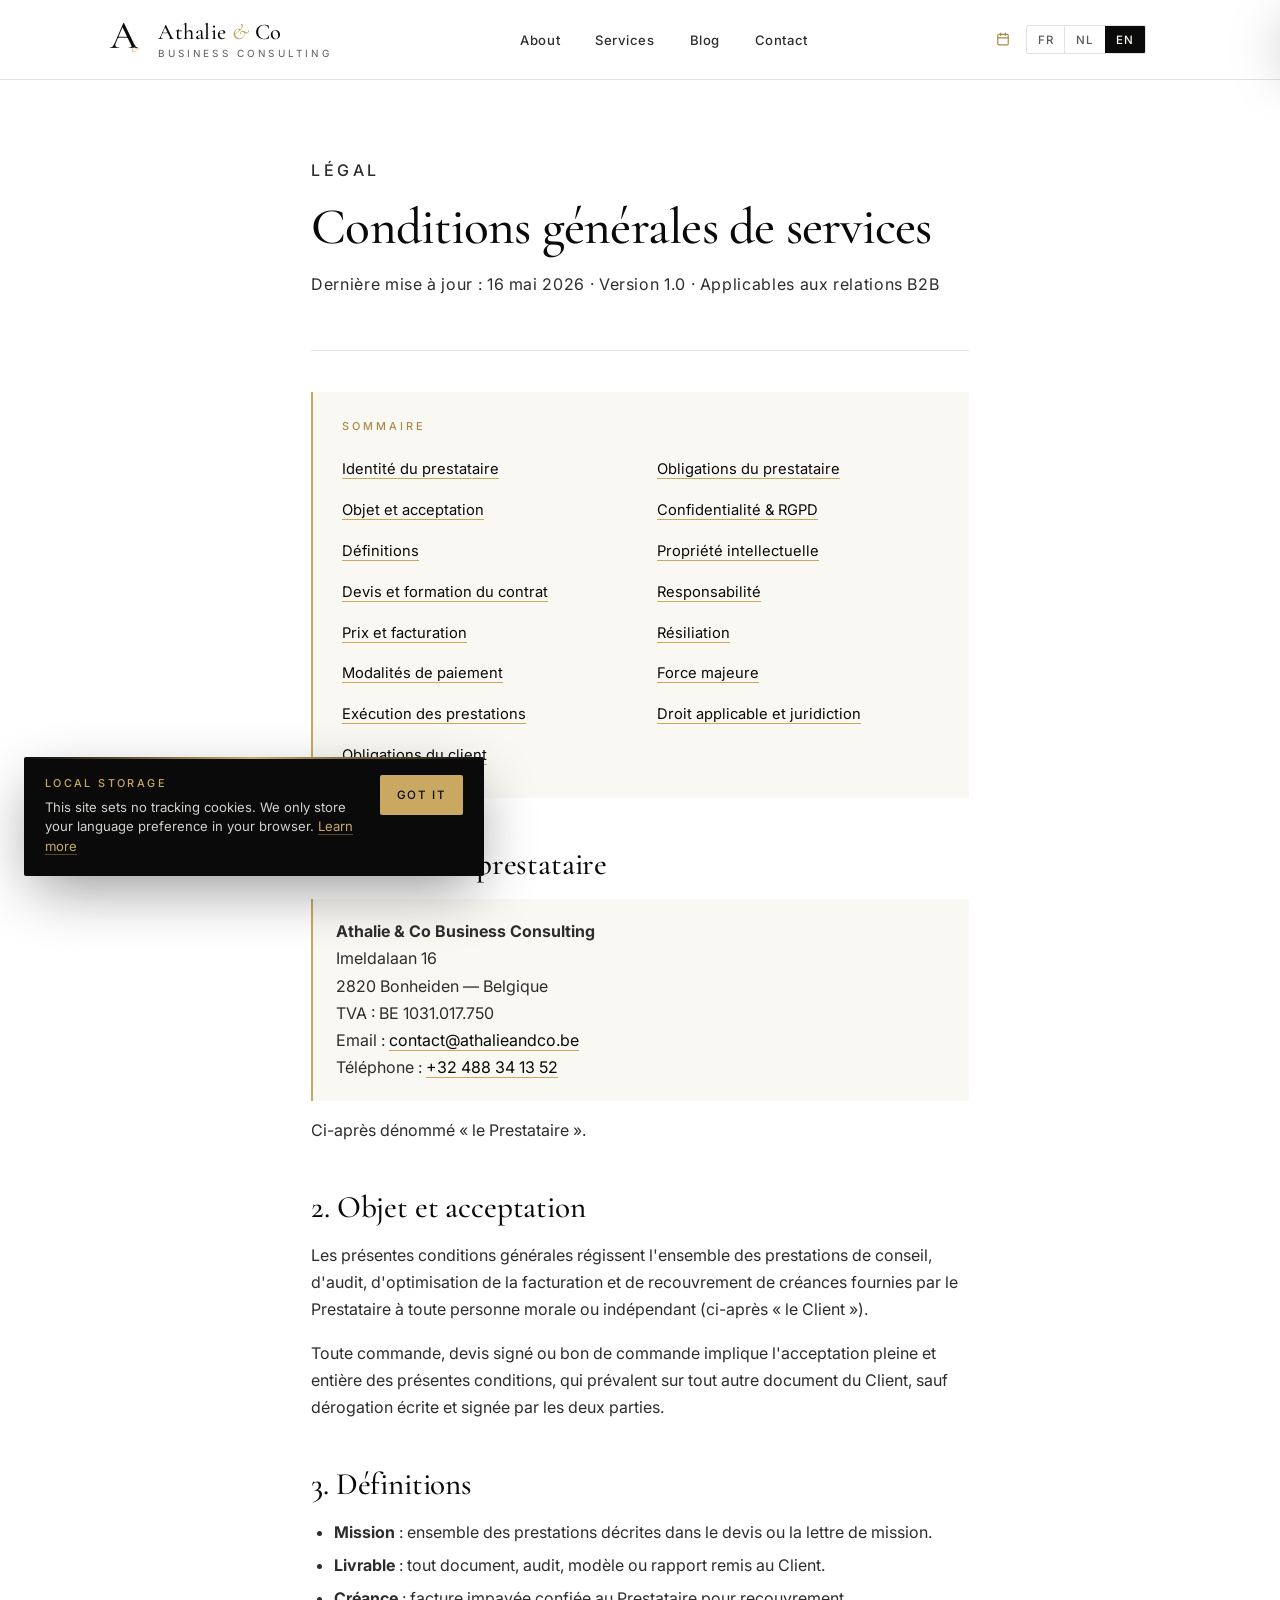
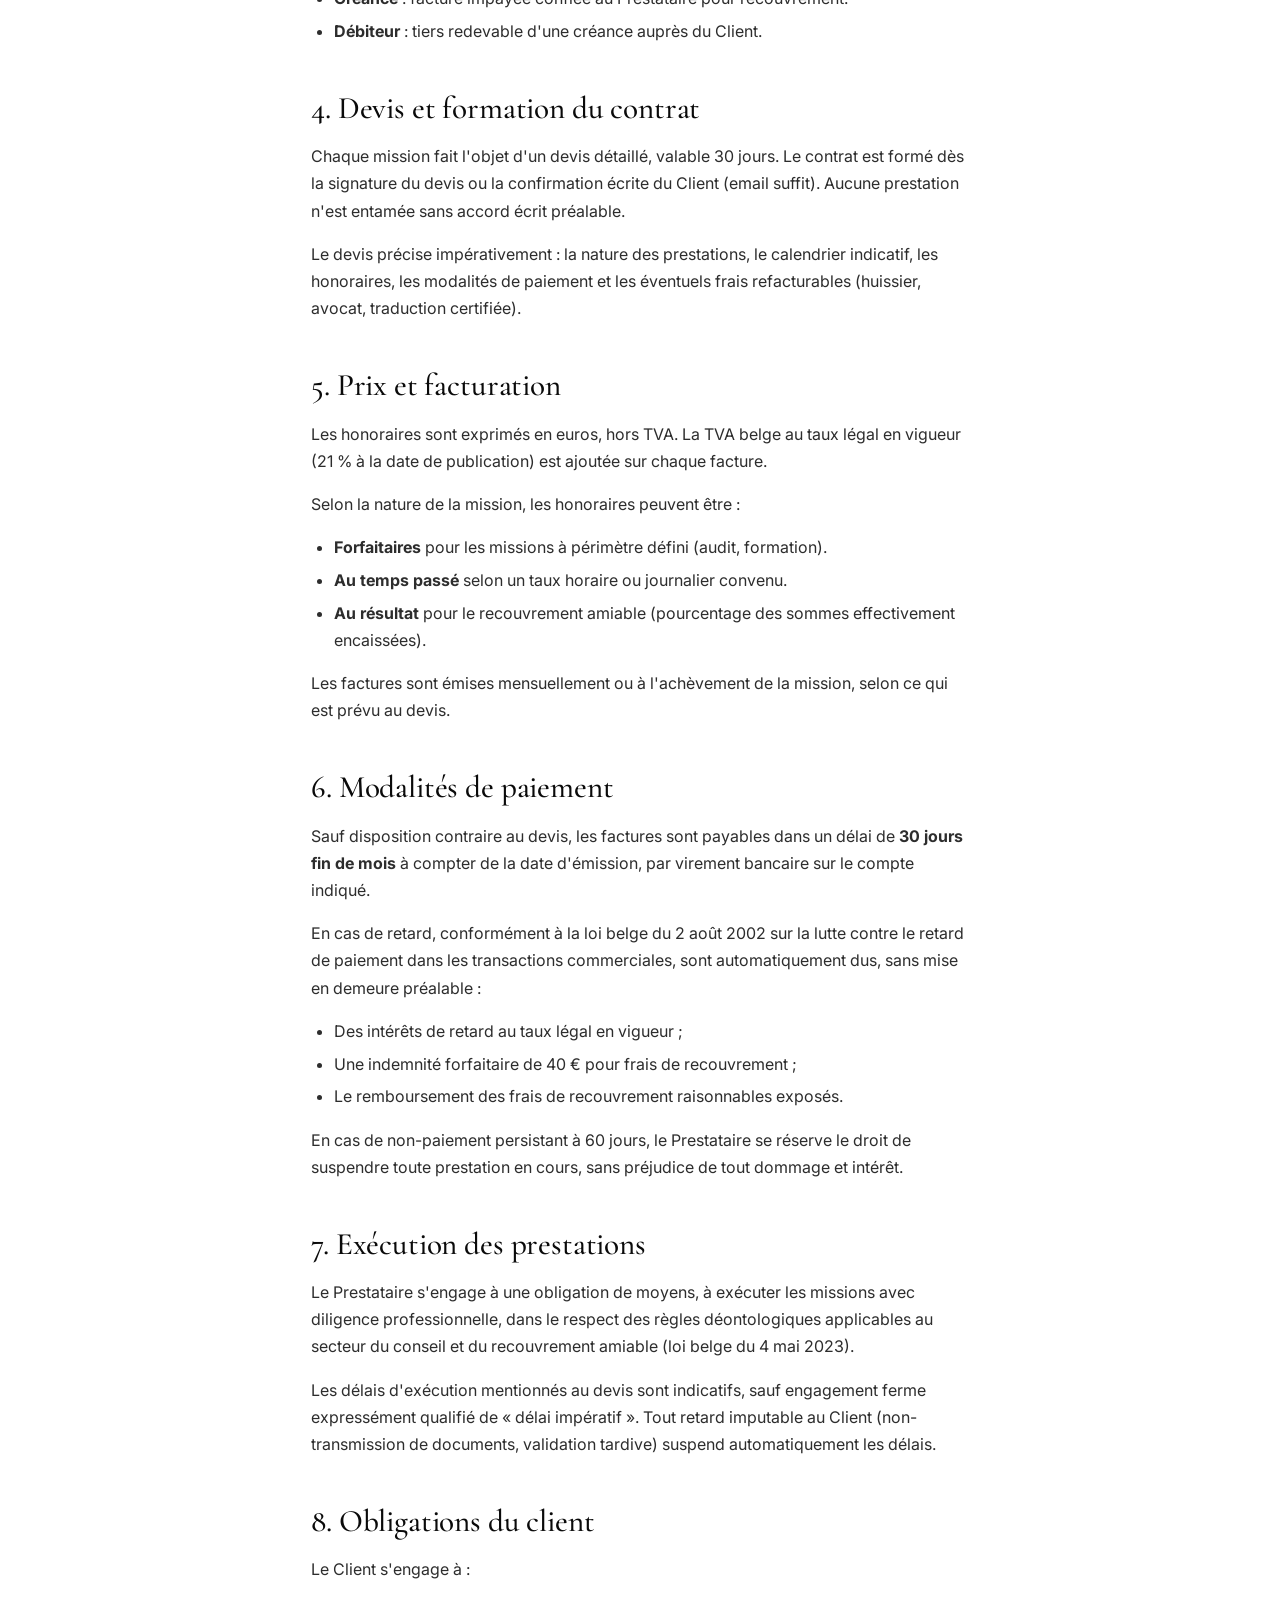
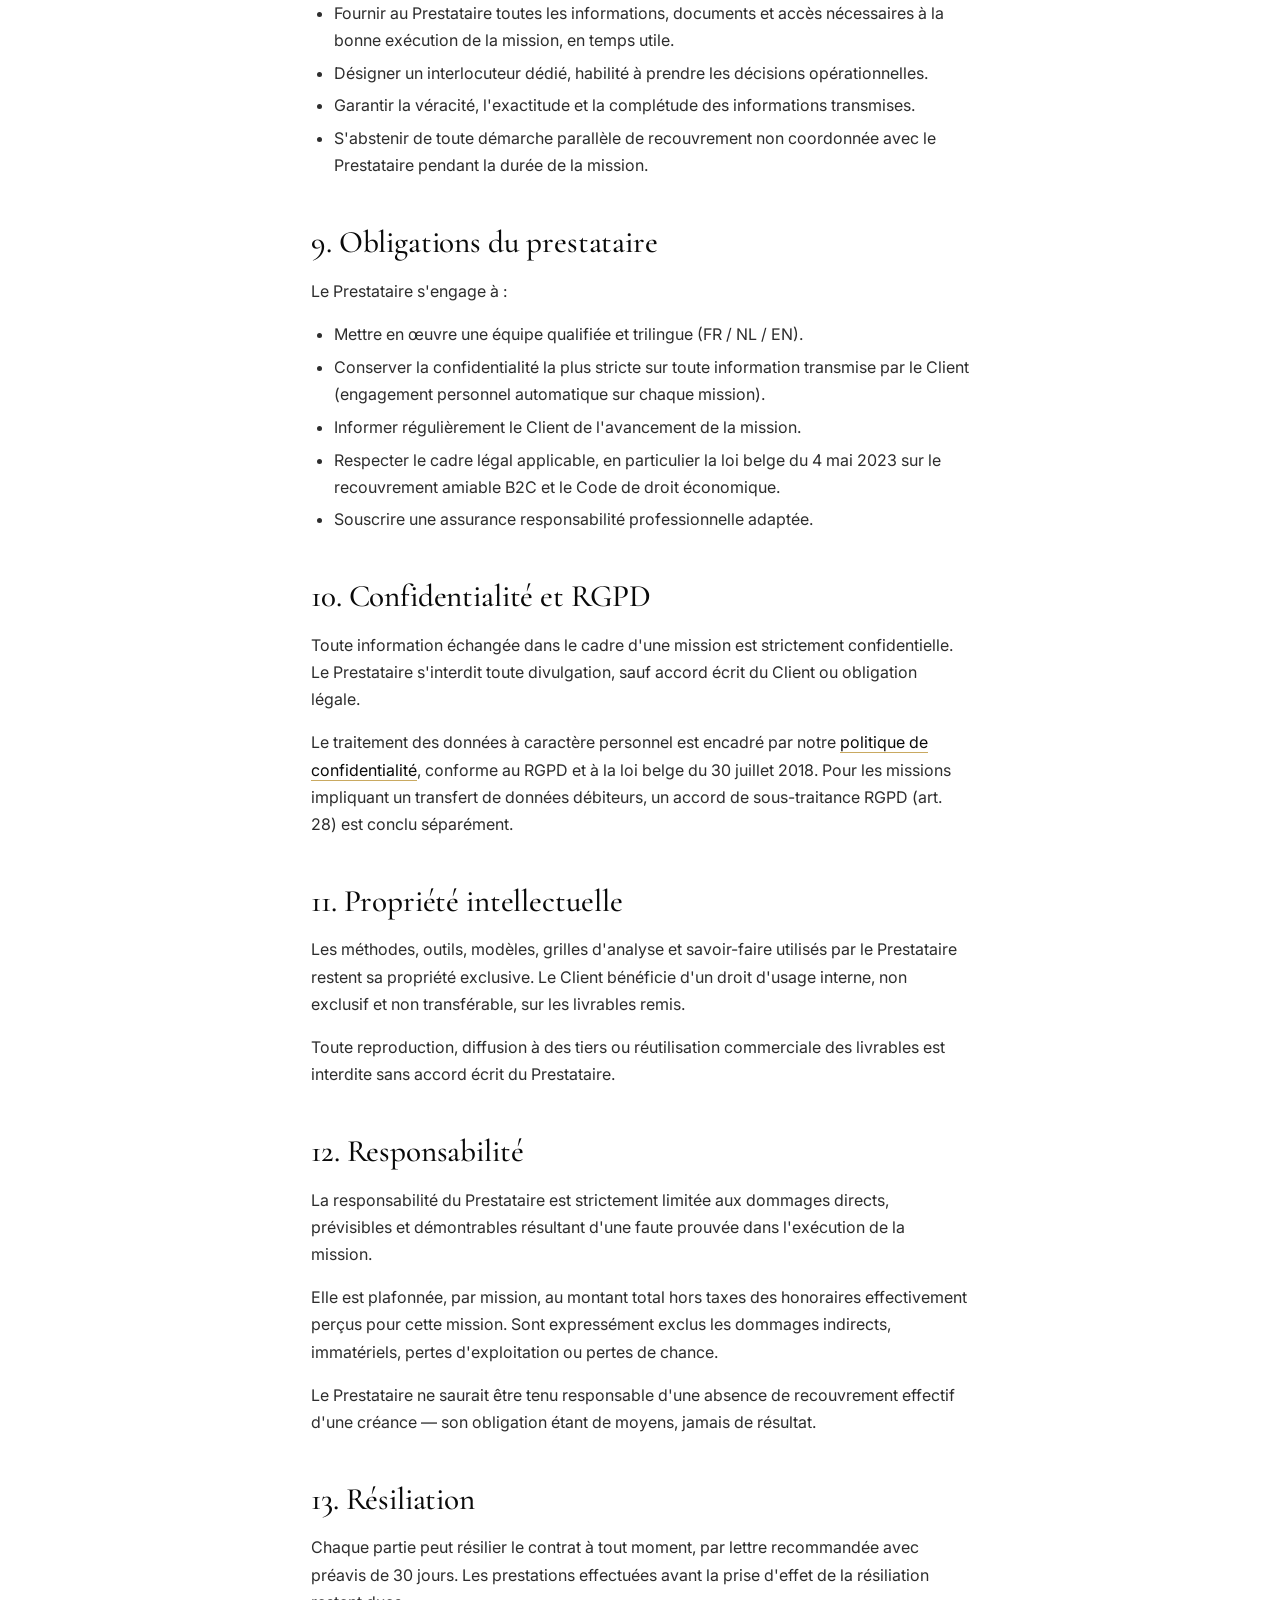
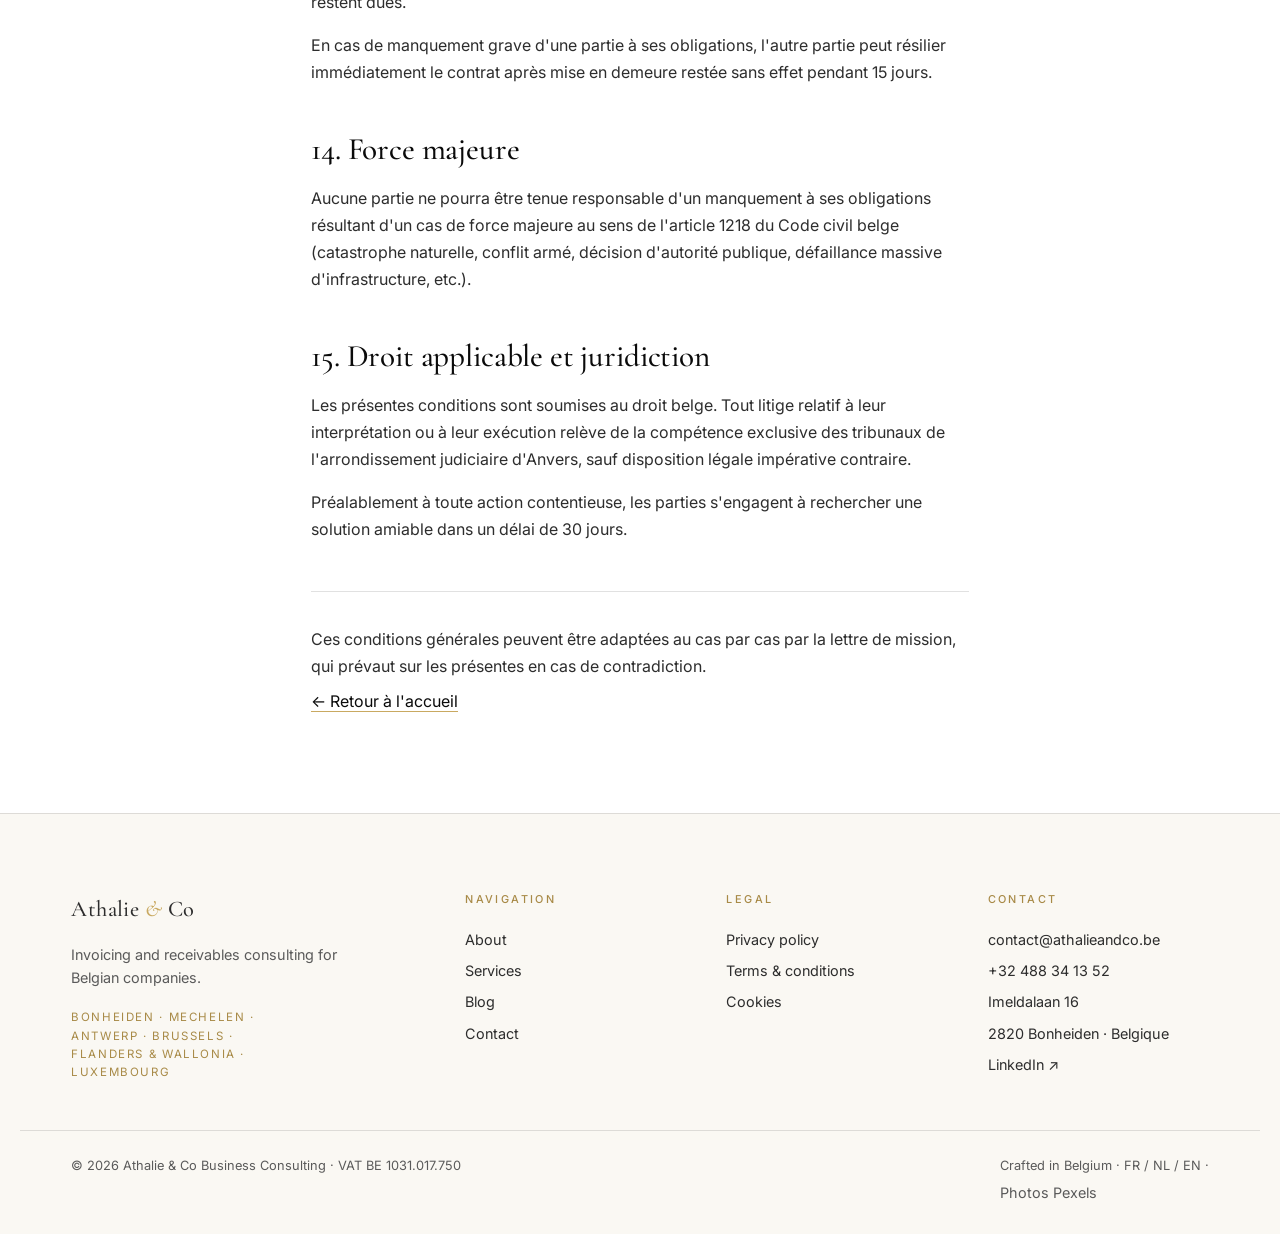
<file: terms.html>
<!doctype html>
<html lang="fr-BE">
<head>
  <meta charset="utf-8">
  <meta name="viewport" content="width=device-width,initial-scale=1,viewport-fit=cover">
  <meta http-equiv="Content-Security-Policy" content="upgrade-insecure-requests">
  <meta name="theme-color" content="#0A0A0A">
  <title>Conditions générales — Athalie &amp; Co</title>
  <meta name="description" content="Conditions générales de prestation de services d'Athalie & Co Business Consulting — devis, paiement, NDA, juridiction.">
  <meta name="robots" content="index,follow">
  <link rel="icon" type="image/svg+xml" href="assets/favicon.svg">
  <link rel="canonical" href="https://athalieandco.be/terms.html">

  <link rel="preconnect" href="https://fonts.googleapis.com">
  <link rel="preconnect" href="https://fonts.gstatic.com" crossorigin>
  <link href="https://fonts.googleapis.com/css2?family=Cormorant+Garamond:ital,wght@0,400;0,500;0,600;1,400;1,500&family=Inter:wght@300;400;500;600&display=swap" rel="stylesheet">

  <link rel="stylesheet" href="styles.css?v=20260518">

  <!-- Google Analytics gtag.js -->
  <script async src="https://www.googletagmanager.com/gtag/js?id=G-Y983EKCF2R"></script>
  <script>
    window.dataLayer = window.dataLayer || [];
    function gtag(){dataLayer.push(arguments);}
    gtag('js', new Date());
    gtag('config', 'G-Y983EKCF2R');
  </script>
</head>
<body>

<header class="site-header" id="top">
  <div class="container header__inner">
    <a class="brand" href="index.html" aria-label="Athalie & Co">
      <svg class="brand__mark" viewBox="0 0 200 200" aria-hidden="true">
        <text x="100" y="135" text-anchor="middle" font-family="'Cormorant Garamond', Georgia, serif" font-weight="500" font-size="180">A</text>
        <text x="148" y="155" text-anchor="middle" font-family="'Cormorant Garamond', Georgia, serif" font-style="italic" font-weight="500" font-size="48" class="brand__amp">&amp;</text>
      </svg>
      <span class="brand__wordmark">
        <span class="brand__name">Athalie <span class="brand__amp-inline">&amp;</span> Co</span>
        <span class="brand__tag" data-i18n="brand.tag">Business Consulting</span>
      </span>
    </a>
    <nav class="nav" aria-label="Primary">
      <ul>
        <li><a href="about.html" data-i18n="nav.about">À propos</a></li>
        <li><a href="services.html" data-i18n="nav.services">Services</a></li>
        <li><a href="blog/" data-i18n="nav.blog">Blog</a></li>
        <li><a href="contact.html" data-i18n="nav.contact">Contact</a></li>
      </ul>
    </nav>
    <div class="header__aside">
      <a class="header__cta" href="contact.html" aria-label="Réserver un rendez-vous">
        <svg width="14" height="14" viewBox="0 0 24 24" fill="none" stroke="currentColor" stroke-width="2" stroke-linecap="round" stroke-linejoin="round" aria-hidden="true"><rect x="3" y="4" width="18" height="18" rx="2" ry="2"/><line x1="16" y1="2" x2="16" y2="6"/><line x1="8" y1="2" x2="8" y2="6"/><line x1="3" y1="10" x2="21" y2="10"/></svg>
        <span data-i18n="nav.book">Réserver un RDV</span>
      </a>
      <div class="lang" role="group" aria-label="Language">
        <button type="button" data-lang="fr" aria-pressed="true">FR</button>
        <button type="button" data-lang="nl" aria-pressed="false">NL</button>
        <button type="button" data-lang="en" aria-pressed="false">EN</button>
      </div>
    </div>
    <button class="menu-toggle" aria-expanded="false" aria-controls="mobile-nav" aria-label="Menu">
      <span></span><span></span><span></span>
    </button>
  </div>
  <div class="mobile-nav__backdrop" hidden></div>
  <aside class="mobile-nav" id="mobile-nav" hidden aria-label="Menu mobile">
    <button type="button" class="mobile-nav__close" aria-label="Fermer le menu">
      <svg width="22" height="22" viewBox="0 0 24 24" fill="none" stroke="currentColor" stroke-width="1.5" aria-hidden="true">
        <line x1="6" y1="6" x2="18" y2="18"/>
        <line x1="18" y1="6" x2="6" y2="18"/>
      </svg>
    </button>
    <nav aria-label="Menu mobile principal">
      <ul>
        
<li><a href="about.html" data-i18n="nav.about">À propos</a></li>        <li><a href="services.html" data-i18n="nav.services">Services</a></li>        <li><a href="blog/" data-i18n="nav.blog">Blog</a></li>        <li><a href="contact.html" data-i18n="nav.contact">Contact</a></li>
      </ul>
    </nav>
    <div class="mobile-nav__lang" role="group" aria-label="Language">
      <button type="button" data-lang="fr" aria-pressed="true">FR</button>
      <button type="button" data-lang="nl" aria-pressed="false">NL</button>
      <button type="button" data-lang="en" aria-pressed="false">EN</button>
    </div>
    <div class="mobile-nav__contact">
      <a href="tel:+32488341352">+32 488 34 13 52</a>
      <a href="mailto:contact@athalieandco.be">contact@athalieandco.be</a>
      <a href="https://www.linkedin.com/in/anne-françoise-mabiala/" rel="noopener" target="_blank">LinkedIn ↗</a>
    </div>
    <a class="btn btn--gold btn--block mobile-nav__cta" href="contact.html" data-i18n="nav.book">Réserver un RDV</a>
  </aside>
</header>

<main id="main" class="legal">
  <article class="container legal__inner">
    <header class="legal__head">
      <p class="eyebrow">Légal</p>
      <h1 class="display display--sm">Conditions générales de services</h1>
      <p class="legal__meta">Dernière mise à jour : 16 mai 2026 · Version 1.0 · Applicables aux relations B2B</p>
    </header>

    <nav class="legal__toc" aria-label="Sommaire">
      <strong>Sommaire</strong>
      <ol>
        <li><a href="#identite">Identité du prestataire</a></li>
        <li><a href="#objet">Objet et acceptation</a></li>
        <li><a href="#definitions">Définitions</a></li>
        <li><a href="#devis">Devis et formation du contrat</a></li>
        <li><a href="#prix">Prix et facturation</a></li>
        <li><a href="#paiement">Modalités de paiement</a></li>
        <li><a href="#execution">Exécution des prestations</a></li>
        <li><a href="#obligations-client">Obligations du client</a></li>
        <li><a href="#obligations-prestataire">Obligations du prestataire</a></li>
        <li><a href="#confidentialite">Confidentialité &amp; RGPD</a></li>
        <li><a href="#pi">Propriété intellectuelle</a></li>
        <li><a href="#responsabilite">Responsabilité</a></li>
        <li><a href="#resiliation">Résiliation</a></li>
        <li><a href="#force-majeure">Force majeure</a></li>
        <li><a href="#droit">Droit applicable et juridiction</a></li>
      </ol>
    </nav>

    <section id="identite">
      <h2>1. Identité du prestataire</h2>
      <p class="legal__card">
        <strong>Athalie &amp; Co Business Consulting</strong><br>
        Imeldalaan 16<br>
        2820 Bonheiden — Belgique<br>
        TVA : BE 1031.017.750<br>
        Email : <a href="mailto:contact@athalieandco.be">contact@athalieandco.be</a><br>
        Téléphone : <a href="tel:+32488341352">+32 488 34 13 52</a>
      </p>
      <p>Ci-après dénommé « le Prestataire ».</p>
    </section>

    <section id="objet">
      <h2>2. Objet et acceptation</h2>
      <p>Les présentes conditions générales régissent l'ensemble des prestations de conseil, d'audit, d'optimisation de la facturation et de recouvrement de créances fournies par le Prestataire à toute personne morale ou indépendant (ci-après « le Client »).</p>
      <p>Toute commande, devis signé ou bon de commande implique l'acceptation pleine et entière des présentes conditions, qui prévalent sur tout autre document du Client, sauf dérogation écrite et signée par les deux parties.</p>
    </section>

    <section id="definitions">
      <h2>3. Définitions</h2>
      <ul>
        <li><strong>Mission</strong> : ensemble des prestations décrites dans le devis ou la lettre de mission.</li>
        <li><strong>Livrable</strong> : tout document, audit, modèle ou rapport remis au Client.</li>
        <li><strong>Créance</strong> : facture impayée confiée au Prestataire pour recouvrement.</li>
        <li><strong>Débiteur</strong> : tiers redevable d'une créance auprès du Client.</li>
      </ul>
    </section>

    <section id="devis">
      <h2>4. Devis et formation du contrat</h2>
      <p>Chaque mission fait l'objet d'un devis détaillé, valable 30 jours. Le contrat est formé dès la signature du devis ou la confirmation écrite du Client (email suffit). Aucune prestation n'est entamée sans accord écrit préalable.</p>
      <p>Le devis précise impérativement : la nature des prestations, le calendrier indicatif, les honoraires, les modalités de paiement et les éventuels frais refacturables (huissier, avocat, traduction certifiée).</p>
    </section>

    <section id="prix">
      <h2>5. Prix et facturation</h2>
      <p>Les honoraires sont exprimés en euros, hors TVA. La TVA belge au taux légal en vigueur (21 % à la date de publication) est ajoutée sur chaque facture.</p>
      <p>Selon la nature de la mission, les honoraires peuvent être :</p>
      <ul>
        <li><strong>Forfaitaires</strong> pour les missions à périmètre défini (audit, formation).</li>
        <li><strong>Au temps passé</strong> selon un taux horaire ou journalier convenu.</li>
        <li><strong>Au résultat</strong> pour le recouvrement amiable (pourcentage des sommes effectivement encaissées).</li>
      </ul>
      <p>Les factures sont émises mensuellement ou à l'achèvement de la mission, selon ce qui est prévu au devis.</p>
    </section>

    <section id="paiement">
      <h2>6. Modalités de paiement</h2>
      <p>Sauf disposition contraire au devis, les factures sont payables dans un délai de <strong>30 jours fin de mois</strong> à compter de la date d'émission, par virement bancaire sur le compte indiqué.</p>
      <p>En cas de retard, conformément à la loi belge du 2 août 2002 sur la lutte contre le retard de paiement dans les transactions commerciales, sont automatiquement dus, sans mise en demeure préalable :</p>
      <ul>
        <li>Des intérêts de retard au taux légal en vigueur ;</li>
        <li>Une indemnité forfaitaire de 40 € pour frais de recouvrement ;</li>
        <li>Le remboursement des frais de recouvrement raisonnables exposés.</li>
      </ul>
      <p>En cas de non-paiement persistant à 60 jours, le Prestataire se réserve le droit de suspendre toute prestation en cours, sans préjudice de tout dommage et intérêt.</p>
    </section>

    <section id="execution">
      <h2>7. Exécution des prestations</h2>
      <p>Le Prestataire s'engage à une obligation de moyens, à exécuter les missions avec diligence professionnelle, dans le respect des règles déontologiques applicables au secteur du conseil et du recouvrement amiable (loi belge du 4 mai 2023).</p>
      <p>Les délais d'exécution mentionnés au devis sont indicatifs, sauf engagement ferme expressément qualifié de « délai impératif ». Tout retard imputable au Client (non-transmission de documents, validation tardive) suspend automatiquement les délais.</p>
    </section>

    <section id="obligations-client">
      <h2>8. Obligations du client</h2>
      <p>Le Client s'engage à :</p>
      <ul>
        <li>Fournir au Prestataire toutes les informations, documents et accès nécessaires à la bonne exécution de la mission, en temps utile.</li>
        <li>Désigner un interlocuteur dédié, habilité à prendre les décisions opérationnelles.</li>
        <li>Garantir la véracité, l'exactitude et la complétude des informations transmises.</li>
        <li>S'abstenir de toute démarche parallèle de recouvrement non coordonnée avec le Prestataire pendant la durée de la mission.</li>
      </ul>
    </section>

    <section id="obligations-prestataire">
      <h2>9. Obligations du prestataire</h2>
      <p>Le Prestataire s'engage à :</p>
      <ul>
        <li>Mettre en œuvre une équipe qualifiée et trilingue (FR / NL / EN).</li>
        <li>Conserver la confidentialité la plus stricte sur toute information transmise par le Client (engagement personnel automatique sur chaque mission).</li>
        <li>Informer régulièrement le Client de l'avancement de la mission.</li>
        <li>Respecter le cadre légal applicable, en particulier la loi belge du 4 mai 2023 sur le recouvrement amiable B2C et le Code de droit économique.</li>
        <li>Souscrire une assurance responsabilité professionnelle adaptée.</li>
      </ul>
    </section>

    <section id="confidentialite">
      <h2>10. Confidentialité et RGPD</h2>
      <p>Toute information échangée dans le cadre d'une mission est strictement confidentielle. Le Prestataire s'interdit toute divulgation, sauf accord écrit du Client ou obligation légale.</p>
      <p>Le traitement des données à caractère personnel est encadré par notre <a href="privacy.html">politique de confidentialité</a>, conforme au RGPD et à la loi belge du 30 juillet 2018. Pour les missions impliquant un transfert de données débiteurs, un accord de sous-traitance RGPD (art. 28) est conclu séparément.</p>
    </section>

    <section id="pi">
      <h2>11. Propriété intellectuelle</h2>
      <p>Les méthodes, outils, modèles, grilles d'analyse et savoir-faire utilisés par le Prestataire restent sa propriété exclusive. Le Client bénéficie d'un droit d'usage interne, non exclusif et non transférable, sur les livrables remis.</p>
      <p>Toute reproduction, diffusion à des tiers ou réutilisation commerciale des livrables est interdite sans accord écrit du Prestataire.</p>
    </section>

    <section id="responsabilite">
      <h2>12. Responsabilité</h2>
      <p>La responsabilité du Prestataire est strictement limitée aux dommages directs, prévisibles et démontrables résultant d'une faute prouvée dans l'exécution de la mission.</p>
      <p>Elle est plafonnée, par mission, au montant total hors taxes des honoraires effectivement perçus pour cette mission. Sont expressément exclus les dommages indirects, immatériels, pertes d'exploitation ou pertes de chance.</p>
      <p>Le Prestataire ne saurait être tenu responsable d'une absence de recouvrement effectif d'une créance — son obligation étant de moyens, jamais de résultat.</p>
    </section>

    <section id="resiliation">
      <h2>13. Résiliation</h2>
      <p>Chaque partie peut résilier le contrat à tout moment, par lettre recommandée avec préavis de 30 jours. Les prestations effectuées avant la prise d'effet de la résiliation restent dues.</p>
      <p>En cas de manquement grave d'une partie à ses obligations, l'autre partie peut résilier immédiatement le contrat après mise en demeure restée sans effet pendant 15 jours.</p>
    </section>

    <section id="force-majeure">
      <h2>14. Force majeure</h2>
      <p>Aucune partie ne pourra être tenue responsable d'un manquement à ses obligations résultant d'un cas de force majeure au sens de l'article 1218 du Code civil belge (catastrophe naturelle, conflit armé, décision d'autorité publique, défaillance massive d'infrastructure, etc.).</p>
    </section>

    <section id="droit">
      <h2>15. Droit applicable et juridiction</h2>
      <p>Les présentes conditions sont soumises au droit belge. Tout litige relatif à leur interprétation ou à leur exécution relève de la compétence exclusive des tribunaux de l'arrondissement judiciaire d'Anvers, sauf disposition légale impérative contraire.</p>
      <p>Préalablement à toute action contentieuse, les parties s'engagent à rechercher une solution amiable dans un délai de 30 jours.</p>
    </section>

    <footer class="legal__bottom">
      <p>Ces conditions générales peuvent être adaptées au cas par cas par la lettre de mission, qui prévaut sur les présentes en cas de contradiction.</p>
      <p><a href="/">← Retour à l'accueil</a></p>
    </footer>
  </article>
</main>

<footer class="site-footer">
  <div class="container footer__grid">
    <div class="footer__brand">
      <span class="brand__name">Athalie <span class="brand__amp-inline">&amp;</span> Co</span>
      <p data-i18n="footer.tag">Conseil en facturation et recouvrement de créances pour les entreprises belges.</p>
      <p class="footer__geo" data-i18n="footer.geo">Bonheiden · Malines · Anvers · Bruxelles · Flandre &amp; Wallonie · Luxembourg</p>
    </div>
    <nav class="footer__nav" aria-label="Footer">
      <h5 data-i18n="footer.nav">Navigation</h5>
      <a href="about.html" data-i18n="nav.about">À propos</a>
      <a href="services.html" data-i18n="nav.services">Services</a>
      <a href="blog/" data-i18n="nav.blog">Blog</a>
      <a href="contact.html" data-i18n="nav.contact">Contact</a>
    </nav>
    <div class="footer__legal">
      <h5 data-i18n="footer.legal">Légal</h5>
      <a href="privacy.html" data-i18n="footer.privacy">Politique de confidentialité</a>
      <a href="terms.html" data-i18n="footer.terms">Conditions générales</a>
      <a href="privacy.html#cookies" data-i18n="footer.cookies">Cookies</a>
    </div>
    <div class="footer__meta">
      <h5 data-i18n="footer.contact">Contact</h5>
      <a href="mailto:contact@athalieandco.be">contact@athalieandco.be</a>
      <a href="tel:+32488341352">+32 488 34 13 52</a>
      <span>Imeldalaan 16</span>
      <span>2820 Bonheiden · Belgique</span>
      <a href="https://www.linkedin.com/in/anne-françoise-mabiala/" rel="noopener" target="_blank">LinkedIn ↗</a>
    </div>
  </div>
  <div class="container footer__bottom">
    <small>© <span id="year"></span> Athalie &amp; Co Business Consulting · <span data-i18n="footer.vat">TVA</span> BE 1031.017.750</small>
    <small><span data-i18n="footer.crafted">Site conçu en Belgique · FR / NL / EN</span> · <a href="https://www.pexels.com" rel="noopener" target="_blank" style="color:inherit">Photos Pexels</a></small>
  </div>
</footer>

<script src="i18n.js" defer></script>
<script src="script.js" defer></script>
<script src="cookie-banner.js" defer></script>
<script>document.getElementById('year').textContent = new Date().getFullYear();</script>
</body>
</html>
</file>
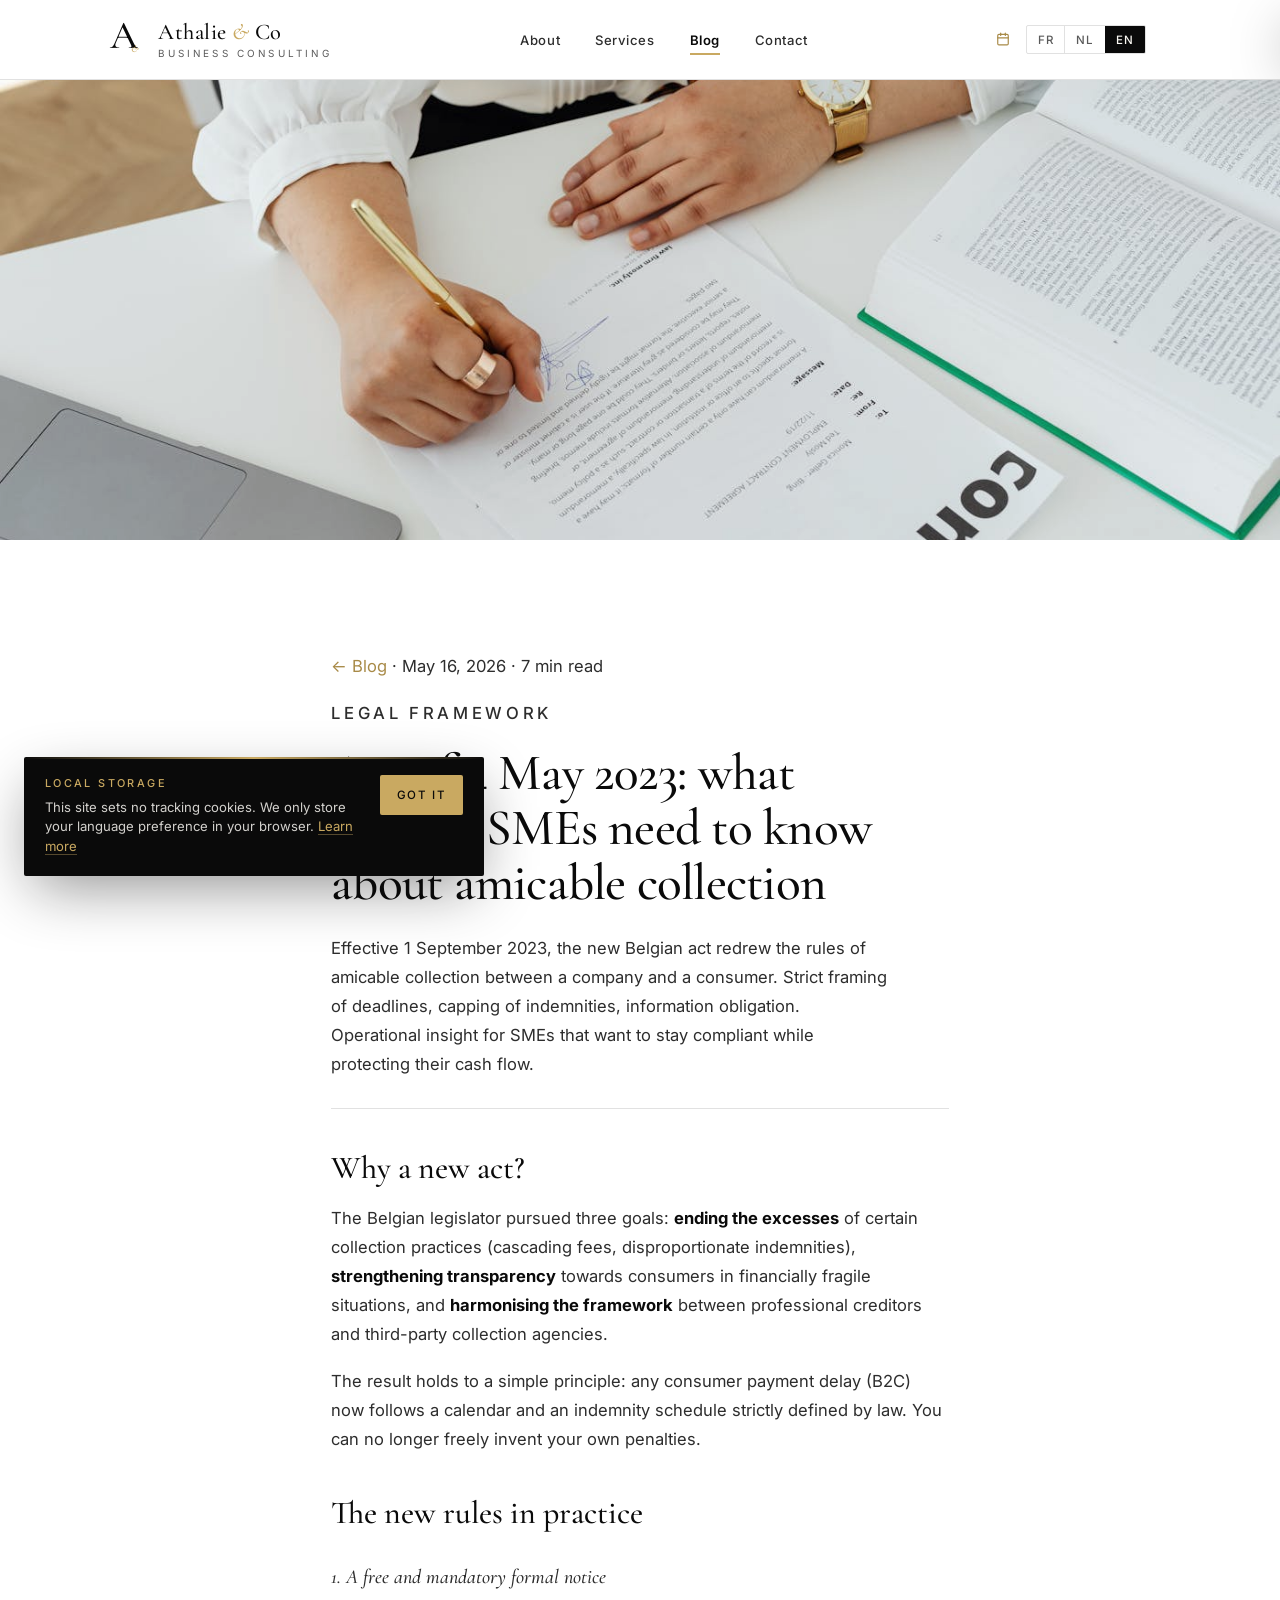
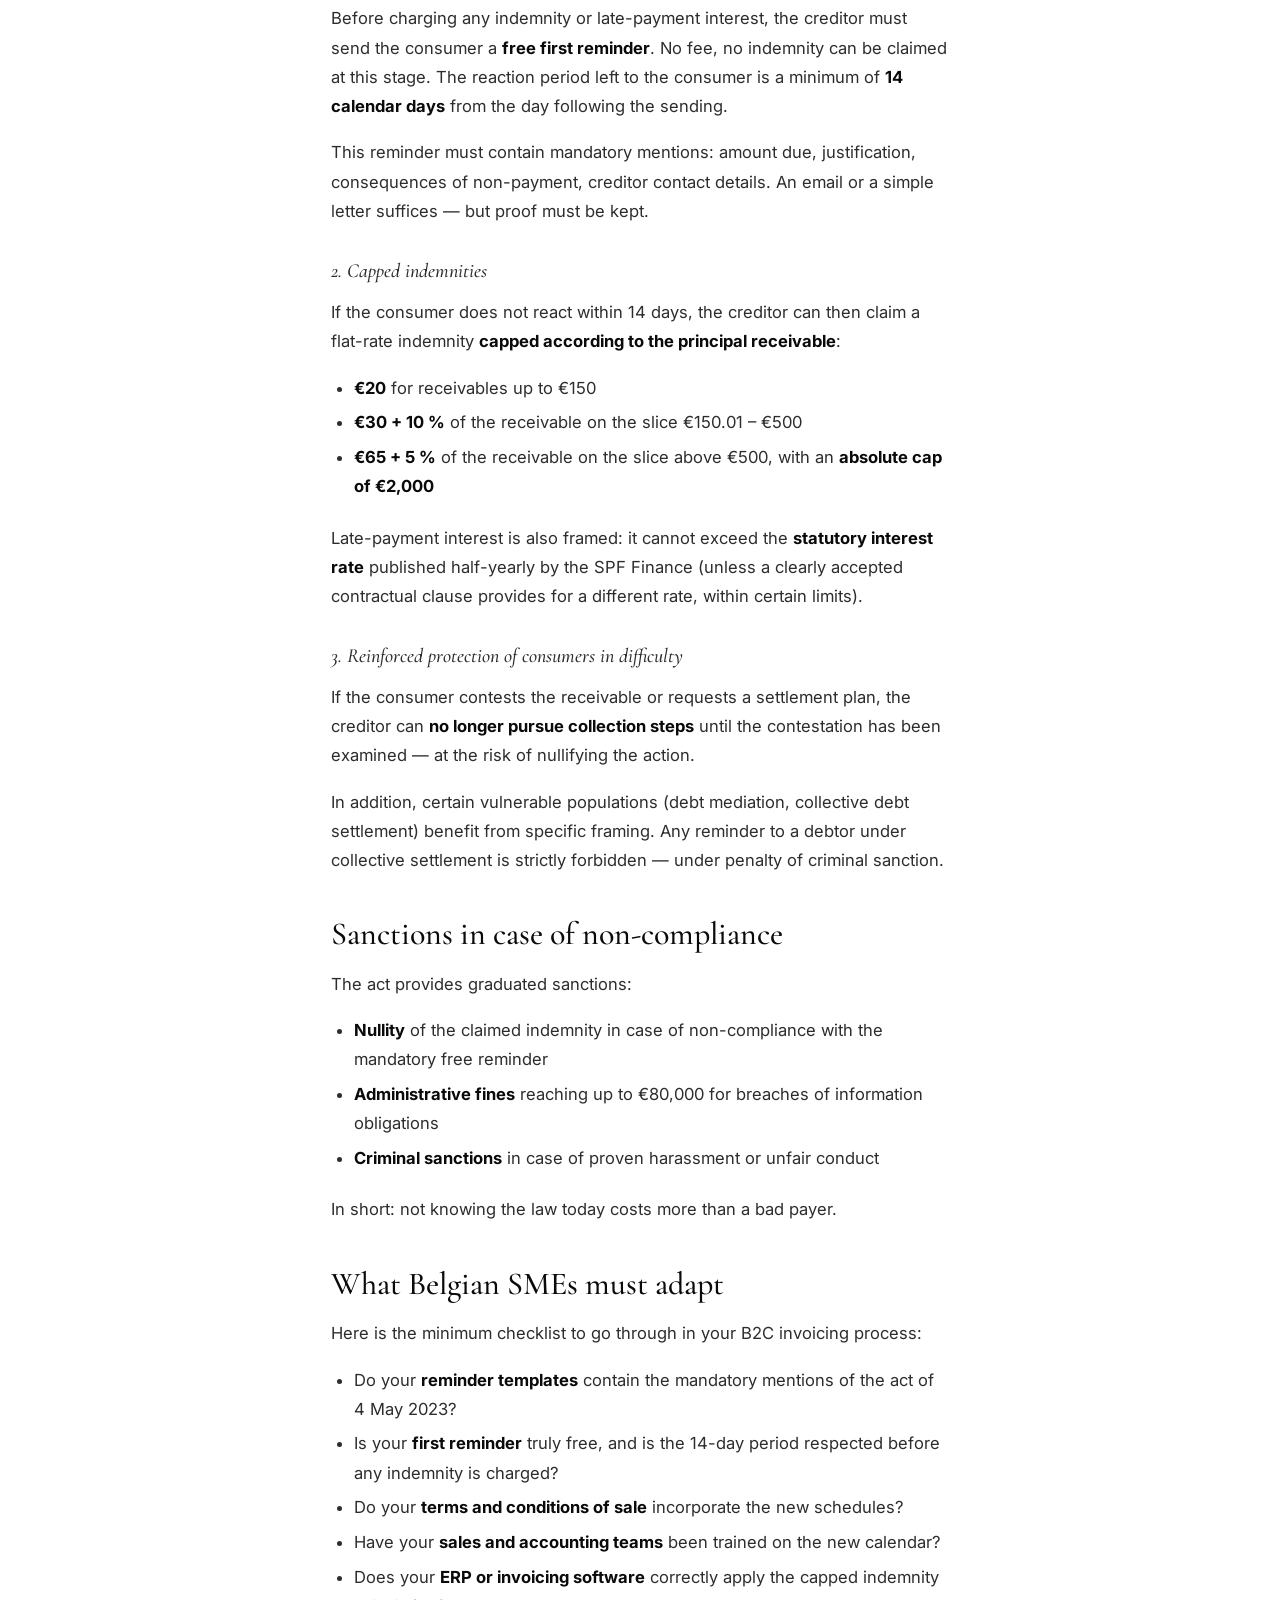
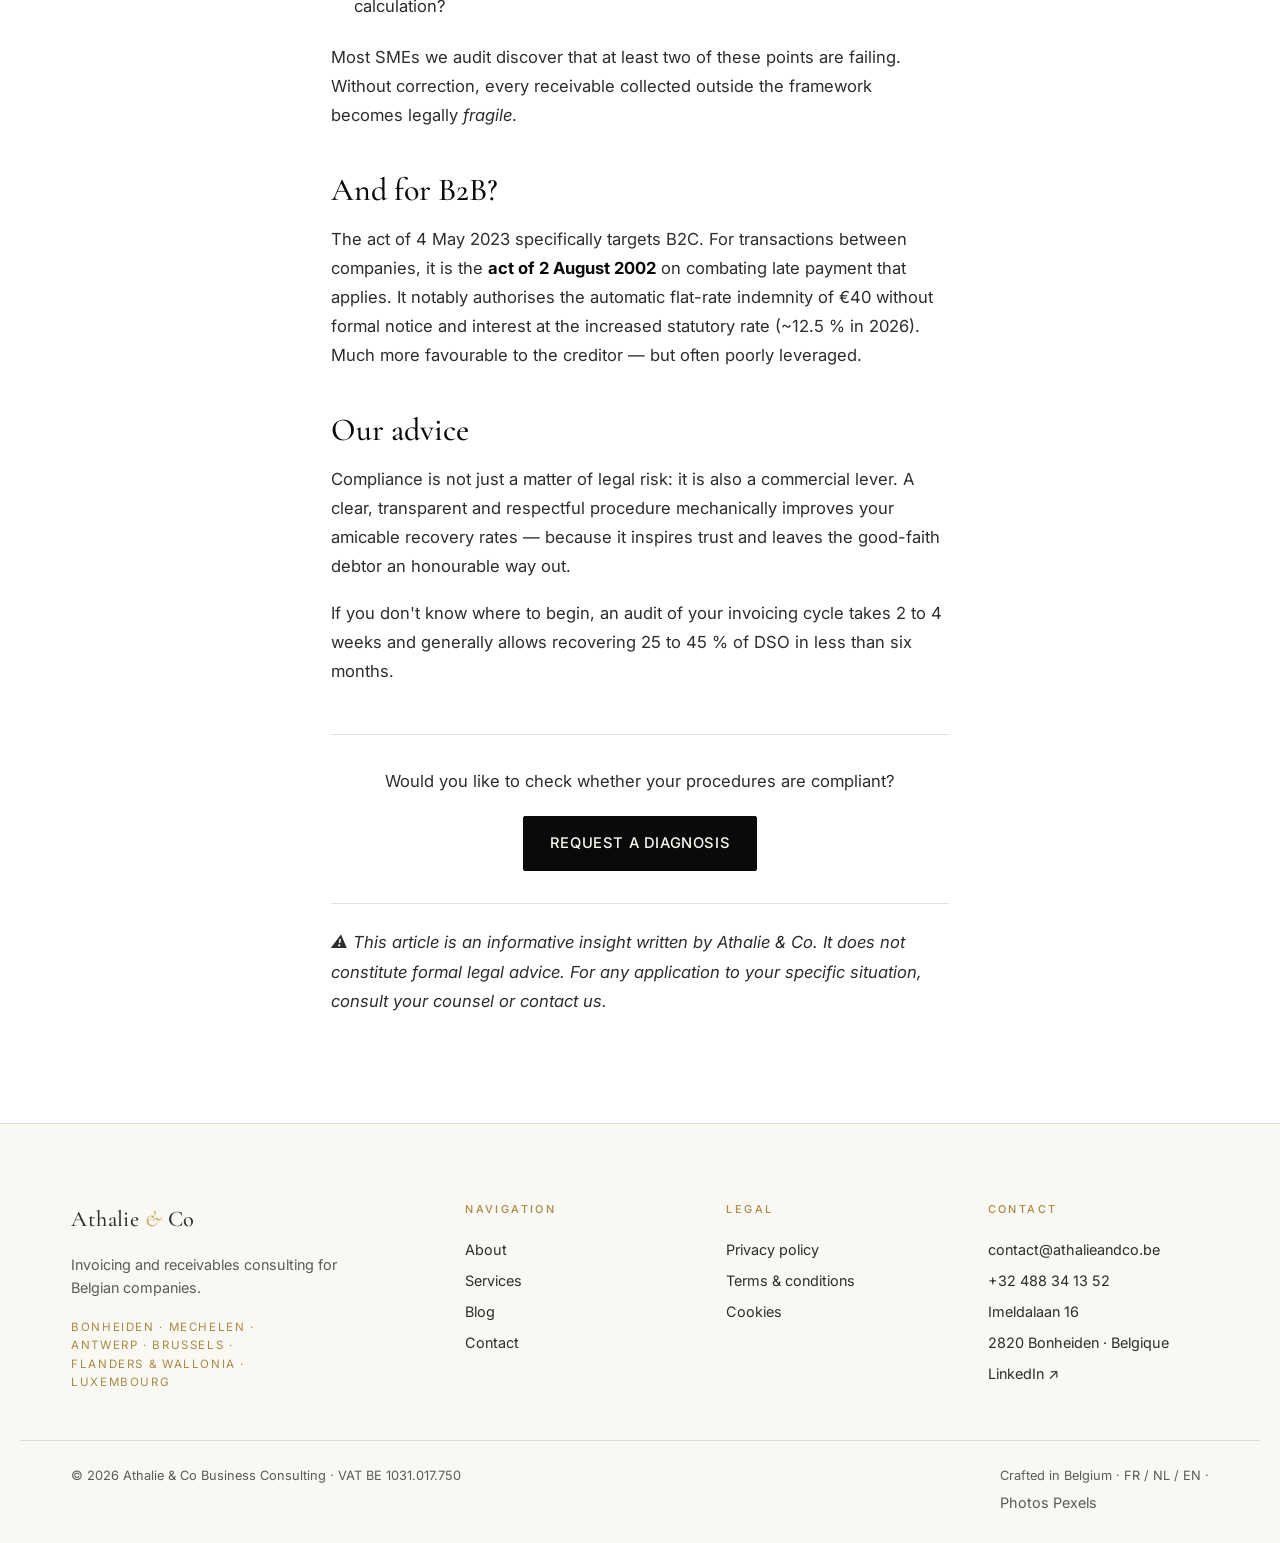
<file: blog/loi-4-mai-2023.html>
<!doctype html>
<html lang="fr-BE">
<head>
  <meta charset="utf-8">
  <meta name="viewport" content="width=device-width,initial-scale=1,viewport-fit=cover">
  <meta http-equiv="Content-Security-Policy" content="upgrade-insecure-requests">
  <meta name="theme-color" content="#0A0A0A">
  <title>Loi du 4 mai 2023 sur le recouvrement amiable B2C — Guide PME · Athalie &amp; Co</title>
  <meta name="description" content="Décryptage de la loi belge du 4 mai 2023 sur le recouvrement amiable B2C : délais, indemnités, plafonnements et impact concret pour les PME belges.">
  <meta name="robots" content="index,follow">
  <link rel="icon" type="image/svg+xml" href="../assets/favicon.svg">
  <link rel="canonical" href="https://athalieandco.be/blog/loi-4-mai-2023.html">

  <meta property="og:title" content="Loi du 4 mai 2023 — Guide PME belges">
  <meta property="og:description" content="Délais, indemnités, plafonds : ce qui a changé pour le recouvrement amiable B2C en Belgique.">
  <meta property="og:image" content="https://athalieandco.be/assets/images/signing.jpg">
  <meta property="og:type" content="article">
  <meta property="og:url" content="https://athalieandco.be/blog/loi-4-mai-2023.html">

  <link rel="preconnect" href="https://fonts.googleapis.com">
  <link rel="preconnect" href="https://fonts.gstatic.com" crossorigin>
  <link href="https://fonts.googleapis.com/css2?family=Cormorant+Garamond:ital,wght@0,400;0,500;0,600;1,400;1,500&family=Inter:wght@300;400;500;600&display=swap" rel="stylesheet">
  <link rel="stylesheet" href="../styles.css?v=20260518">

  <script type="application/ld+json">
  {
    "@context": "https://schema.org",
    "@type": "Article",
    "headline": "Loi du 4 mai 2023 : ce que les PME belges doivent savoir sur le recouvrement amiable",
    "datePublished": "2026-05-16",
    "dateModified": "2026-05-16",
    "image": "https://athalieandco.be/assets/images/signing.jpg",
    "author": { "@type": "Organization", "name": "Athalie & Co Business Consulting" },
    "publisher": { "@type": "Organization", "name": "Athalie & Co Business Consulting", "logo": { "@type": "ImageObject", "url": "https://athalieandco.be/assets/logo.png" } },
    "mainEntityOfPage": "https://athalieandco.be/blog/loi-4-mai-2023.html",
    "articleSection": "Cadre légal",
    "inLanguage": "fr-BE"
  }
  </script>

  <!-- Google Analytics gtag.js -->
  <script async src="https://www.googletagmanager.com/gtag/js?id=G-Y983EKCF2R"></script>
  <script>
    window.dataLayer = window.dataLayer || [];
    function gtag(){dataLayer.push(arguments);}
    gtag('js', new Date());
    gtag('config', 'G-Y983EKCF2R');
  </script>
</head>
<body>

<header class="site-header" id="top">
  <div class="container header__inner">
    <a class="brand" href="../" aria-label="Athalie & Co">
      <svg class="brand__mark" viewBox="0 0 200 200" aria-hidden="true">
        <text x="100" y="135" text-anchor="middle" font-family="'Cormorant Garamond', Georgia, serif" font-weight="500" font-size="180">A</text>
        <text x="148" y="155" text-anchor="middle" font-family="'Cormorant Garamond', Georgia, serif" font-style="italic" font-weight="500" font-size="48" class="brand__amp">&amp;</text>
      </svg>
      <span class="brand__wordmark">
        <span class="brand__name">Athalie <span class="brand__amp-inline">&amp;</span> Co</span>
        <span class="brand__tag" data-i18n="brand.tag">Business Consulting</span>
      </span>
    </a>

    <nav class="nav" aria-label="Primary">
      <ul>
        <li><a href="../about.html" data-i18n="nav.about">À propos</a></li>
        <li><a href="../services.html" data-i18n="nav.services">Services</a></li>
        <li><a href="../blog/" data-i18n="nav.blog" aria-current="page">Blog</a></li>
        <li><a href="../contact.html" data-i18n="nav.contact">Contact</a></li>
      </ul>
    </nav>

    <div class="header__aside">
      <a class="header__cta" href="../contact.html" aria-label="Réserver un rendez-vous">
        <svg width="14" height="14" viewBox="0 0 24 24" fill="none" stroke="currentColor" stroke-width="2" stroke-linecap="round" stroke-linejoin="round" aria-hidden="true"><rect x="3" y="4" width="18" height="18" rx="2" ry="2"/><line x1="16" y1="2" x2="16" y2="6"/><line x1="8" y1="2" x2="8" y2="6"/><line x1="3" y1="10" x2="21" y2="10"/></svg>
        <span data-i18n="nav.book">Réserver un RDV</span>
      </a>
      <div class="lang" role="group" aria-label="Language">
        <button type="button" data-lang="fr" aria-pressed="true">FR</button>
        <button type="button" data-lang="nl" aria-pressed="false">NL</button>
        <button type="button" data-lang="en" aria-pressed="false">EN</button>
      </div>
    </div>

    <button class="menu-toggle" aria-expanded="false" aria-controls="mobile-nav" aria-label="Menu">
      <span></span><span></span><span></span>
    </button>
  </div>

  <div class="mobile-nav__backdrop" hidden></div>
  <aside class="mobile-nav" id="mobile-nav" hidden aria-label="Menu mobile">
    <button type="button" class="mobile-nav__close" aria-label="Fermer le menu">
      <svg width="22" height="22" viewBox="0 0 24 24" fill="none" stroke="currentColor" stroke-width="1.5" aria-hidden="true">
        <line x1="6" y1="6" x2="18" y2="18"/>
        <line x1="18" y1="6" x2="6" y2="18"/>
      </svg>
    </button>
    <nav aria-label="Menu mobile principal">
      <ul>
        
<li><a href="../about.html" data-i18n="nav.about">À propos</a></li>        <li><a href="../services.html" data-i18n="nav.services">Services</a></li>        <li><a href="../blog/" data-i18n="nav.blog" aria-current="page">Blog</a></li>        <li><a href="../contact.html" data-i18n="nav.contact">Contact</a></li>
      </ul>
    </nav>
    <div class="mobile-nav__lang" role="group" aria-label="Language">
      <button type="button" data-lang="fr" aria-pressed="true">FR</button>
      <button type="button" data-lang="nl" aria-pressed="false">NL</button>
      <button type="button" data-lang="en" aria-pressed="false">EN</button>
    </div>
    <div class="mobile-nav__contact">
      <a href="tel:+32488341352">+32 488 34 13 52</a>
      <a href="mailto:contact@athalieandco.be">contact@athalieandco.be</a>
      <a href="https://www.linkedin.com/in/anne-françoise-mabiala/" rel="noopener" target="_blank">LinkedIn ↗</a>
    </div>
    <a class="btn btn--gold btn--block mobile-nav__cta" href="../contact.html" data-i18n="nav.book">Réserver un RDV</a>
  </aside>
</header>

<main id="main" class="article">

  <!-- HERO IMAGE -->
  <figure class="article__hero">
    <img src="../assets/images/signing.jpg" alt="Signature de contrat — cadre légal belge" width="1400" height="900">
  </figure>

  <article class="container article__inner">
    <header class="article__head">
      <p class="article__meta"><a href="../blog/" data-i18n="art.meta.back">← Blog</a> · <span data-i18n="art.meta.date">16 mai 2026</span> · <span data-i18n="art.meta.read">7 min de lecture</span></p>
      <p class="eyebrow" data-i18n="art.eyebrow">Cadre légal</p>
      <h1 class="display display--sm" data-i18n="art.title">Loi du 4 mai 2023 : ce que les PME belges doivent savoir sur le recouvrement amiable</h1>
      <p class="lede" data-i18n="art.lede">Entrée en vigueur le 1er septembre 2023, la nouvelle loi belge a redessiné les règles du recouvrement amiable entre une entreprise et un consommateur. Encadrement strict des délais, plafonnement des indemnités, obligation d'information. Décryptage opérationnel pour les PME qui veulent rester en conformité tout en préservant leur trésorerie.</p>
    </header>

    <section>
      <h2 data-i18n="art.s1.h">Pourquoi une nouvelle loi ?</h2>
      <p data-i18n-html="art.s1.p1">Le législateur belge poursuivait trois objectifs : <strong>mettre fin aux excès</strong> de certaines pratiques de recouvrement (frais en cascade, indemnités disproportionnées), <strong>renforcer la transparence</strong> vis-à-vis du consommateur en situation de fragilité financière, et <strong>harmoniser le cadre</strong> entre les créanciers professionnels et les sociétés tierces de recouvrement.</p>
      <p data-i18n="art.s1.p2">Le résultat tient en un principe simple : tout retard de paiement d'un consommateur (B2C) suit désormais un calendrier et un barème d'indemnités strictement définis par la loi. Vous ne pouvez plus inventer librement vos propres pénalités.</p>
    </section>

    <section>
      <h2 data-i18n="art.s2.h">Les nouvelles règles en pratique</h2>

      <h3 data-i18n="art.s2.h1">1. Une mise en demeure gratuite et obligatoire</h3>
      <p data-i18n-html="art.s2.p1">Avant toute facturation d'indemnité ou d'intérêts de retard, le créancier doit envoyer au consommateur un <strong>premier rappel gratuit</strong>. Aucun frais, aucune indemnité ne peut être réclamé à ce stade. Le délai de réaction laissé au consommateur est de <strong>14 jours calendaires</strong> minimum à compter du jour qui suit l'envoi.</p>
      <p data-i18n="art.s2.p2">Ce rappel doit contenir des mentions obligatoires : montant dû, justification, conséquences en cas de non-paiement, coordonnées du créancier. Un email ou un courrier simple suffit — mais la trace doit être conservée.</p>

      <h3 data-i18n="art.s2.h2">2. Des indemnités plafonnées</h3>
      <p data-i18n-html="art.s2.p3">Si le consommateur ne réagit pas dans les 14 jours, le créancier peut alors réclamer une indemnité forfaitaire <strong>plafonnée selon la créance principale</strong> :</p>
      <ul>
        <li data-i18n-html="art.s2.l1"><strong>20 €</strong> pour les créances jusqu'à 150 €</li>
        <li data-i18n-html="art.s2.l2"><strong>30 € + 10 %</strong> de la créance sur la tranche 150,01 € – 500 €</li>
        <li data-i18n-html="art.s2.l3"><strong>65 € + 5 %</strong> de la créance sur la tranche au-dessus de 500 €, avec un <strong>plafond absolu de 2 000 €</strong></li>
      </ul>
      <p data-i18n-html="art.s2.p4">Les intérêts de retard sont également encadrés : ils ne peuvent dépasser le <strong>taux d'intérêt légal</strong> publié semestriellement par le SPF Finances (sauf si une clause contractuelle clairement acceptée prévoit un taux différent, dans certaines limites).</p>

      <h3 data-i18n="art.s2.h3">3. La protection renforcée des consommateurs en difficulté</h3>
      <p data-i18n-html="art.s2.p5">Si le consommateur conteste la créance ou demande un plan d'apurement, le créancier ne peut <strong>plus poursuivre les démarches de recouvrement</strong> tant que la contestation n'a pas été examinée — sauf à risquer une nullité de l'action.</p>
      <p data-i18n="art.s2.p6">En outre, certaines populations vulnérables (médiation de dettes, règlement collectif de dettes) bénéficient d'un encadrement spécifique. Tout rappel à un débiteur en règlement collectif est strictement interdit — sous peine de sanction pénale.</p>
    </section>

    <section>
      <h2 data-i18n="art.s3.h">Les sanctions en cas de non-conformité</h2>
      <p data-i18n="art.s3.p1">La loi prévoit des sanctions graduées :</p>
      <ul>
        <li data-i18n-html="art.s3.l1"><strong>Nullité</strong> de l'indemnité réclamée en cas de non-respect du rappel gratuit obligatoire</li>
        <li data-i18n-html="art.s3.l2"><strong>Amendes administratives</strong> pouvant atteindre 80 000 € pour les manquements aux obligations d'information</li>
        <li data-i18n-html="art.s3.l3"><strong>Sanctions pénales</strong> en cas de harcèlement avéré ou de manœuvre déloyale</li>
      </ul>
      <p data-i18n="art.s3.p2">En clair : ne pas connaître la loi coûte aujourd'hui plus cher qu'un mauvais payeur.</p>
    </section>

    <section>
      <h2 data-i18n="art.s4.h">Ce que les PME belges doivent adapter</h2>
      <p data-i18n="art.s4.p1">Voici la check-list minimale à passer en revue dans votre processus de facturation B2C :</p>
      <ul>
        <li data-i18n-html="art.s4.l1">Vos <strong>modèles de relance</strong> contiennent-ils les mentions obligatoires de la loi du 4 mai 2023 ?</li>
        <li data-i18n-html="art.s4.l2">Votre <strong>premier rappel</strong> est-il bien gratuit, et le délai de 14 jours respecté avant toute facturation d'indemnité ?</li>
        <li data-i18n-html="art.s4.l3">Vos <strong>conditions générales de vente</strong> reprennent-elles les nouveaux barèmes ?</li>
        <li data-i18n-html="art.s4.l4">Vos <strong>équipes commerciales et comptables</strong> ont-elles été formées au nouveau calendrier ?</li>
        <li data-i18n-html="art.s4.l5">Votre <strong>ERP ou logiciel de facturation</strong> applique-t-il correctement le calcul des indemnités plafonnées ?</li>
      </ul>
      <p data-i18n-html="art.s4.p2">La plupart des PME que nous auditons découvrent qu'au moins deux de ces points sont défaillants. Sans correction, chaque créance recouvrée hors-cadre devient juridiquement <em>fragile</em>.</p>
    </section>

    <section>
      <h2 data-i18n="art.s5.h">Et pour le B2B ?</h2>
      <p data-i18n-html="art.s5.p">La loi du 4 mai 2023 vise spécifiquement le B2C. Pour les transactions entre entreprises, c'est la <strong>loi du 2 août 2002</strong> sur la lutte contre le retard de paiement qui s'applique. Elle autorise notamment l'indemnité forfaitaire automatique de 40 € sans mise en demeure et des intérêts au taux légal majoré (~12,5 % en 2026). Beaucoup plus favorable au créancier — mais souvent mal exploité.</p>
    </section>

    <section>
      <h2 data-i18n="art.s6.h">Notre conseil</h2>
      <p data-i18n="art.s6.p1">La conformité n'est pas qu'une question de risque juridique : c'est aussi un levier commercial. Une procédure claire, transparente et respectueuse améliore mécaniquement vos taux de recouvrement amiable — parce qu'elle inspire confiance et qu'elle laisse au débiteur de bonne foi une voie de sortie honorable.</p>
      <p data-i18n="art.s6.p2">Si vous ne savez pas par où commencer, un audit de votre cycle de facturation prend 2 à 4 semaines et permet généralement de récupérer 25 à 45 % de DSO en moins de six mois.</p>
    </section>

    <footer class="article__cta">
      <p data-i18n="art.cta.q">Vous souhaitez vérifier si vos procédures sont conformes ?</p>
      <a class="btn btn--gold" href="../contact.html" data-i18n="art.cta.btn">Demander un diagnostic</a>
    </footer>

    <p class="article__disclaimer" data-i18n="art.disclaimer">⚠️ Cet article est un décryptage informatif rédigé par Athalie &amp; Co. Il ne constitue pas un avis juridique formel. Pour toute application à votre situation particulière, consultez votre conseil ou contactez-nous.</p>
  </article>
</main>

<footer class="site-footer">
  <div class="container footer__grid">
    <div class="footer__brand">
      <span class="brand__name">Athalie <span class="brand__amp-inline">&amp;</span> Co</span>
      <p data-i18n="footer.tag">Conseil en facturation et recouvrement de créances pour les entreprises belges.</p>
      <p class="footer__geo" data-i18n="footer.geo">Bonheiden · Malines · Anvers · Bruxelles · Flandre &amp; Wallonie · Luxembourg</p>
    </div>
    <nav class="footer__nav" aria-label="Footer">
      <h5 data-i18n="footer.nav">Navigation</h5>
      <a href="../about.html" data-i18n="nav.about">À propos</a>
      <a href="../services.html" data-i18n="nav.services">Services</a>
      <a href="../blog/" data-i18n="nav.blog">Blog</a>
      <a href="../contact.html" data-i18n="nav.contact">Contact</a>
    </nav>
    <div class="footer__legal">
      <h5 data-i18n="footer.legal">Légal</h5>
      <a href="../privacy.html" data-i18n="footer.privacy">Politique de confidentialité</a>
      <a href="../terms.html" data-i18n="footer.terms">Conditions générales</a>
      <a href="../privacy.html#cookies" data-i18n="footer.cookies">Cookies</a>
    </div>
    <div class="footer__meta">
      <h5 data-i18n="footer.contact">Contact</h5>
      <a href="mailto:contact@athalieandco.be">contact@athalieandco.be</a>
      <a href="tel:+32488341352">+32 488 34 13 52</a>
      <span>Imeldalaan 16</span>
      <span>2820 Bonheiden · Belgique</span>
      <a href="https://www.linkedin.com/in/anne-françoise-mabiala/" rel="noopener" target="_blank">LinkedIn ↗</a>
    </div>
  </div>
  <div class="container footer__bottom">
    <small>© <span id="year"></span> Athalie &amp; Co Business Consulting · <span data-i18n="footer.vat">TVA</span> BE 1031.017.750</small>
    <small><span data-i18n="footer.crafted">Site conçu en Belgique · FR / NL / EN</span> · <a href="https://www.pexels.com" rel="noopener" target="_blank" style="color:inherit">Photos Pexels</a></small>
  </div>
</footer>

<script src="../i18n.js?v=20260518" defer></script>
<script src="../script.js?v=20260518" defer></script>
<script src="../cookie-banner.js?v=20260518" defer></script>
<script>document.getElementById('year').textContent = new Date().getFullYear();</script>
</body>
</html>
</file>
<file: styles.css>
/* ============================================================
   Athalie & Co — Business Consulting
   Editorial / luxury aesthetic · serif + sans pairing
   ============================================================ */

:root {
  --ink: #0A0A0A;
  --ink-soft: #2D2D2D;
  --ink-mute: #5A5A5A;
  --gold: #C9A961;
  --gold-deep: #A88A47;
  --cream: #FAF8F3;
  --cream-soft: #F3EFE6;
  --paper: #FFFFFF;
  --line: rgba(10,10,10,.12);
  --line-light: rgba(250,248,243,.18);

  --serif: 'Cormorant Garamond', 'Playfair Display', Georgia, 'Times New Roman', serif;
  --sans:  'Inter', -apple-system, BlinkMacSystemFont, 'Segoe UI', Roboto, sans-serif;

  --container: 1240px;
  --gutter: clamp(20px, 4vw, 56px);

  --radius: 2px;

  --t-fast: 180ms cubic-bezier(.2,.7,.2,1);
  --t: 320ms cubic-bezier(.2,.7,.2,1);
}

* { box-sizing: border-box; -webkit-tap-highlight-color: transparent; }

html {
  scroll-behavior: smooth;
  -webkit-text-size-adjust: 100%;
  text-size-adjust: 100%;
}

body {
  margin: 0;
  font-family: var(--sans);
  font-weight: 400;
  color: var(--ink);
  background: var(--paper);
  line-height: 1.6;
  -webkit-font-smoothing: antialiased;
  -moz-osx-font-smoothing: grayscale;
  text-rendering: optimizeLegibility;
  overflow-x: hidden;
  min-height: 100vh;
  min-height: 100dvh;
}

/* Lock scroll when mobile menu open */
body.menu-open { overflow: hidden; }

img, svg { display: block; max-width: 100%; }

a { color: inherit; text-decoration: none; }

::selection { background: var(--gold); color: var(--ink); }

/* Skip link */
/* Container */
.container {
  width: 100%;
  max-width: var(--container);
  margin-inline: auto;
  padding-inline: var(--gutter);
}

/* ============================================================
   TYPOGRAPHY
   ============================================================ */

.display {
  font-family: var(--serif);
  font-weight: 500;
  font-size: clamp(2.6rem, 6.4vw, 5.2rem);
  line-height: 1.02;
  letter-spacing: -0.015em;
  margin: 0 0 1.4rem;
  color: var(--ink);
}
.display em {
  font-style: italic;
  font-weight: 500;
  color: var(--gold-deep);
}
.display--sm { font-size: clamp(2rem, 4.2vw, 3.2rem); line-height: 1.08; }
.display--light { color: var(--cream); }
.display--light em { color: var(--gold); }

.eyebrow {
  font-family: var(--sans);
  font-size: 0.72rem;
  font-weight: 500;
  letter-spacing: 0.22em;
  text-transform: uppercase;
  color: var(--gold-deep);
  margin: 0 0 1.4rem;
}
.eyebrow--light { color: var(--gold); }

.lede {
  font-size: clamp(1.05rem, 1.4vw, 1.2rem);
  line-height: 1.65;
  color: var(--ink-soft);
  max-width: 56ch;
  margin: 0 0 2rem;
}

.section__lede {
  font-size: 1.06rem;
  color: var(--ink-soft);
  max-width: 62ch;
  margin: 0;
}
.section__lede--light { color: rgba(250,248,243,.78); }

/* ============================================================
   BUTTONS
   ============================================================ */

.btn {
  display: inline-flex;
  align-items: center;
  justify-content: center;
  gap: .5rem;
  font-family: var(--sans);
  font-weight: 500;
  font-size: .92rem;
  letter-spacing: 0.04em;
  padding: .95rem 1.6rem;
  border: 1px solid transparent;
  border-radius: var(--radius);
  cursor: pointer;
  transition: all var(--t-fast);
  text-transform: uppercase;
  background: transparent;
  color: inherit;
}
.btn--gold {
  background: var(--ink);
  color: var(--cream);
  border-color: var(--ink);
  position: relative;
  overflow: hidden;
  isolation: isolate; /* contains the negative z-index of ::before */
}
.btn--gold::before {
  content: '';
  position: absolute; inset: 0;
  background: linear-gradient(90deg, var(--gold) 0%, var(--gold-deep) 100%);
  transform: translateY(101%);
  transition: transform var(--t);
  z-index: -1; /* sits under text without needing a wrapping span */
}
.btn--gold:hover::before { transform: translateY(0); }
.btn--gold:hover { color: var(--ink); border-color: var(--gold); }

.btn--ghost {
  border-color: var(--ink);
  color: var(--ink);
}
.btn--ghost:hover { background: var(--ink); color: var(--cream); }

.btn--link {
  padding: .95rem 0;
  letter-spacing: 0.06em;
  border-bottom: 1px solid var(--ink);
  border-radius: 0;
}
.btn--link:hover { color: var(--gold-deep); border-color: var(--gold-deep); }

.btn--sm { padding: .65rem 1.1rem; font-size: .78rem; }
.btn--block { width: 100%; }

/* ============================================================
   HEADER
   ============================================================ */

.site-header {
  position: sticky; top: 0; z-index: 50;
  background: var(--paper);
  border-bottom: 1px solid var(--line);
  min-height: 60px;
}
/* On large screens keep the elegant blur effect, on mobile use solid bg */
@media (min-width: 1024px) {
  .site-header {
    background: rgba(255,255,255,.92);
    backdrop-filter: saturate(140%) blur(14px);
    -webkit-backdrop-filter: saturate(140%) blur(14px);
  }
}
.header__inner {
  display: grid;
  grid-template-columns: auto 1fr auto auto;
  align-items: center;
  gap: 2rem;
  padding-block: 1.1rem;
}

.brand { display: inline-flex; align-items: center; gap: .75rem; }
.brand__mark { width: 44px; height: 44px; flex-shrink: 0; }
.brand__mark text { fill: var(--ink); }
.brand__amp { fill: var(--gold) !important; }
.brand__wordmark { display: flex; flex-direction: column; line-height: 1; }
.brand__name {
  font-family: var(--serif); font-weight: 500;
  font-size: 1.4rem; letter-spacing: 0.02em;
}
.brand__amp-inline { color: var(--gold); font-style: italic; }
.brand__tag {
  font-size: .62rem; letter-spacing: 0.32em;
  text-transform: uppercase;
  color: var(--ink-mute);
  margin-top: .35rem;
}

.nav ul {
  list-style: none; padding: 0; margin: 0;
  display: flex; gap: 2.2rem;
  justify-content: center;
}
.nav a {
  font-size: .82rem; font-weight: 500;
  letter-spacing: 0.04em;
  color: var(--ink-soft);
  position: relative; padding: .3rem 0;
}
.nav a::after {
  content: ''; position: absolute; left: 0; right: 0; bottom: -2px;
  height: 1px; background: var(--gold);
  transform: scaleX(0); transform-origin: left;
  transition: transform var(--t);
}
.nav a:hover { color: var(--ink); }
.nav a:hover::after { transform: scaleX(1); }

/* Active page indicator (desktop nav) */
.nav a[aria-current="page"] {
  color: var(--ink);
  font-weight: 600;
}
.nav a[aria-current="page"]::after {
  transform: scaleX(1);
  background: var(--gold);
  height: 2px;
}

.header__aside {
  display: flex; align-items: center; gap: 1rem;
}

.header__cta {
  display: inline-flex;
  align-items: center;
  gap: .5rem;
  font-size: .82rem;
  font-weight: 500;
  letter-spacing: 0.02em;
  color: var(--ink);
  border-bottom: 1px solid transparent;
  padding: .25rem 0;
  transition: color var(--t-fast), border-color var(--t-fast);
  white-space: nowrap;
}
.header__cta svg { color: var(--gold-deep); flex-shrink: 0; }
.header__cta:hover { color: var(--gold-deep); border-color: var(--gold); }

@media (max-width: 1280px) { .header__cta span { display: none; } }
@media (max-width: 820px)  { .header__cta { display: none; } }

.lang {
  display: inline-flex;
  border: 1px solid var(--line);
  border-radius: var(--radius);
  overflow: hidden;
}
.lang button {
  background: transparent;
  border: 0;
  font: 500 .72rem var(--sans);
  letter-spacing: 0.1em;
  padding: .42rem .65rem;
  color: var(--ink-mute);
  cursor: pointer;
  transition: all var(--t-fast);
}
.lang button + button { border-left: 1px solid var(--line); }
.lang button[aria-pressed="true"] {
  background: var(--ink); color: var(--cream);
}
.lang button:hover:not([aria-pressed="true"]) { color: var(--ink); }

.menu-toggle {
  display: none;
  width: 40px; height: 40px;
  background: transparent; border: 0;
  padding: 8px; cursor: pointer;
  flex-direction: column; justify-content: space-between;
}
.menu-toggle span {
  display: block; height: 1.5px; background: var(--ink);
  transition: transform var(--t-fast), opacity var(--t-fast);
}
.menu-toggle[aria-expanded="true"] span:nth-child(1) { transform: translateY(10px) rotate(45deg); }
.menu-toggle[aria-expanded="true"] span:nth-child(2) { opacity: 0; }
.menu-toggle[aria-expanded="true"] span:nth-child(3) { transform: translateY(-10px) rotate(-45deg); }

/* RIGHT-SIDE DRAWER — slides in from right with dark backdrop */
.mobile-nav__backdrop {
  position: fixed;
  inset: 0;
  background: rgba(10,10,10,.5);
  z-index: 60;
  opacity: 0;
  pointer-events: none;
  transition: opacity 280ms ease;
}
.mobile-nav__backdrop.is-open {
  opacity: 1;
  pointer-events: auto;
}
.mobile-nav__backdrop[hidden] {
  /* Override default display:none so we can animate */
  display: block !important;
}
/* Initially fully hidden — JS removes [hidden] on first open */
.mobile-nav__backdrop[hidden]:not(.is-open) {
  visibility: hidden;
}

.mobile-nav {
  position: fixed;
  top: 0;
  right: 0;
  bottom: 0;
  width: min(86vw, 360px);
  background: var(--cream);
  z-index: 70;
  padding: 4.5rem 1.6rem 1.6rem;
  display: flex;
  flex-direction: column;
  gap: 1.2rem;
  overflow-y: auto;
  transform: translateX(100%);
  transition: transform 320ms cubic-bezier(.2,.7,.2,1);
  box-shadow: -20px 0 60px -30px rgba(10,10,10,.4);
}
.mobile-nav[hidden] { display: flex !important; visibility: hidden; }
.mobile-nav.is-open { transform: translateX(0); visibility: visible; }

/* Close button */
.mobile-nav__close {
  position: absolute;
  top: 1rem;
  right: 1rem;
  width: 44px;
  height: 44px;
  background: transparent;
  border: 0;
  padding: 10px;
  cursor: pointer;
  color: var(--ink);
  display: flex;
  align-items: center;
  justify-content: center;
  border-radius: 50%;
  transition: background var(--t-fast);
}
.mobile-nav__close:hover { background: rgba(10,10,10,.06); }

/* Nav links */
.mobile-nav ul { list-style: none; padding: 0; margin: 0; }
.mobile-nav li { border-bottom: 1px solid var(--line); }
.mobile-nav li:first-child { border-top: 1px solid var(--line); }
.mobile-nav nav a {
  display: flex;
  align-items: center;
  justify-content: space-between;
  padding: .95rem 0;
  font-family: var(--serif);
  font-weight: 500;
  font-size: 1.25rem;
  color: var(--ink);
  position: relative;
  transition: color var(--t-fast);
}
.mobile-nav nav a::after {
  content: '→';
  color: var(--gold);
  font-family: var(--sans);
  font-size: 1rem;
  opacity: .55;
  transition: transform var(--t-fast), opacity var(--t-fast);
}
.mobile-nav nav a:hover { color: var(--gold-deep); }
.mobile-nav nav a:hover::after { transform: translateX(4px); opacity: 1; }
.mobile-nav nav a[aria-current="page"] {
  color: var(--gold-deep);
  padding-left: .9rem;
  border-left: 3px solid var(--gold);
}
.mobile-nav nav a[aria-current="page"]::after { opacity: 1; }

/* Lang switcher inside drawer */
.mobile-nav__lang {
  display: flex;
  gap: .4rem;
  padding-top: .4rem;
}
.mobile-nav__lang button {
  flex: 1;
  background: transparent;
  border: 1px solid var(--line);
  padding: .6rem 0;
  font: 500 .72rem var(--sans);
  letter-spacing: 0.16em;
  color: var(--ink-mute);
  cursor: pointer;
  min-height: 40px;
  transition: all var(--t-fast);
}
.mobile-nav__lang button:hover:not([aria-pressed="true"]) { color: var(--ink); border-color: var(--ink-soft); }
.mobile-nav__lang button[aria-pressed="true"] {
  background: var(--ink);
  color: var(--cream);
  border-color: var(--ink);
}

/* Contact links inside drawer */
.mobile-nav__contact {
  display: flex;
  flex-direction: column;
  gap: .35rem;
  padding-top: .4rem;
  border-top: 1px solid var(--line);
}
.mobile-nav__contact a {
  font-size: .88rem;
  color: var(--ink-soft);
  padding: .4rem 0;
  transition: color var(--t-fast);
}
.mobile-nav__contact a:hover { color: var(--gold-deep); }

/* CTA pinned at bottom */
.mobile-nav__cta { margin-top: auto !important; min-height: 52px; }

/* ============================================================
   HERO
   ============================================================ */

.hero {
  position: relative;
  padding: clamp(3rem, 9vw, 8rem) 0 clamp(2.5rem, 6vw, 5rem);
  background: var(--paper);
  overflow: hidden;
  isolation: isolate;
}
/* Background photo (Brussels architecture) — right-side bleed, dim & desaturated */
.hero::before {
  content: '';
  position: absolute;
  inset: 0;
  background-image: url('assets/images/brussels.jpg');
  background-size: cover;
  background-position: center right;
  filter: grayscale(.6) contrast(1.05) brightness(.92);
  z-index: 0;
}
/* Cream gradient overlay: solid on the left for text legibility, fades right to reveal photo */
.hero::after {
  content: '';
  position: absolute;
  inset: 0;
  background:
    linear-gradient(105deg,
      var(--paper) 0%,
      var(--paper) 30%,
      rgba(255,255,255,.92) 50%,
      rgba(250,248,243,.55) 75%,
      rgba(250,248,243,.30) 100%),
    radial-gradient(ellipse 50% 50% at 80% 20%, rgba(201,169,97,.18), transparent 60%);
  z-index: 1;
  pointer-events: none;
}
.hero > .container { position: relative; z-index: 2; }

.hero__grid {
  display: grid;
  grid-template-columns: 1.4fr 1fr;
  gap: clamp(2rem, 5vw, 5rem);
  align-items: center;
  position: relative;
}

.hero__copy { position: relative; z-index: 1; }

.hero__cta {
  display: flex; gap: 1.5rem; align-items: center;
  flex-wrap: wrap;
  margin: 2.5rem 0 2rem;
}

.hero__pills {
  list-style: none; padding: 0; margin: 0;
  display: flex; gap: .9rem; align-items: center;
  font-size: .78rem; font-weight: 500;
  letter-spacing: 0.18em; text-transform: uppercase;
  color: var(--ink-mute);
}
.hero__pills li:nth-child(-n+3) {
  border: 1px solid var(--line);
  padding: .35rem .65rem;
  border-radius: 999px;
  letter-spacing: 0.14em;
}
.hero__pills-sep { color: var(--gold) !important; }

/* Hero KPI card */
.hero__card {
  position: relative;
  background: var(--ink);
  color: var(--cream);
  padding: clamp(1.8rem, 3vw, 2.6rem);
  border-radius: var(--radius);
  display: grid;
  grid-template-columns: 1fr 1fr;
  gap: 2rem 1.5rem;
  box-shadow:
    0 1px 0 var(--gold),
    0 30px 80px -30px rgba(10,10,10,.45);
}
.hero__card::after {
  content: ''; position: absolute;
  top: -1px; left: -1px; right: -1px;
  height: 3px;
  background: linear-gradient(90deg, transparent, var(--gold), transparent);
}
.kpi { position: relative; }
.kpi__num {
  font-family: var(--serif);
  font-size: clamp(2.4rem, 4vw, 3.2rem);
  font-weight: 500;
  line-height: 1;
  margin-bottom: .4rem;
  color: var(--cream);
}
.kpi__num span {
  font-size: 0.5em;
  color: var(--gold);
  margin-left: 2px;
  vertical-align: top;
  line-height: 1;
}
.kpi__lbl {
  font-size: .8rem;
  letter-spacing: 0.04em;
  color: rgba(250,248,243,.68);
  line-height: 1.45;
}
.kpi--quote {
  grid-column: 1 / -1;
  border-top: 1px solid var(--line-light);
  padding-top: 1.5rem;
}
.kpi--quote p {
  font-family: var(--serif);
  font-style: italic;
  font-size: 1.05rem;
  margin: 0 0 .6rem;
  color: var(--cream);
  line-height: 1.5;
}
.kpi__cite {
  font-size: .72rem;
  letter-spacing: 0.16em;
  text-transform: uppercase;
  color: var(--gold);
}

.hero__rule {
  position: relative;
  z-index: 2;
  margin-top: clamp(3rem, 6vw, 5rem);
  height: 1px;
  background: linear-gradient(90deg, transparent, var(--line), transparent);
}

/* ============================================================
   CLIENTS / TRUSTED BY
   Restrained wordmarks — uniform typography, monochrome.
   Slots are <span> placeholders; swap to <img src="..."> when
   official logo files are available (drop in assets/clients/).
   ============================================================ */

.clients {
  background: var(--cream);
  padding: clamp(3.6rem, 7vw, 5.5rem) 0;
  border-top: 1px solid var(--line);
  border-bottom: 1px solid var(--line);
}
.clients__label {
  text-align: center;
  font-size: 0.74rem;
  letter-spacing: 0.32em;
  text-transform: uppercase;
  color: var(--gold-deep);
  margin: 0 0 2.8rem;
  font-weight: 500;
}
.clients__list {
  list-style: none;
  padding: 0;
  margin: 0 auto;
  max-width: 1180px;
  display: grid;
  grid-template-columns: repeat(6, minmax(0, 1fr));
  gap: clamp(1.4rem, 3vw, 3rem);
  align-items: center;
  justify-items: center;
}
.client {
  width: 100%;
  display: flex;
  align-items: center;
  justify-content: center;
  min-height: 110px;
  padding: 0 .4rem;
  opacity: 0.72;
  filter: saturate(0);
  transition: opacity var(--t), filter var(--t);
}
.client:hover {
  opacity: 1;
  filter: saturate(1);
}

/* Real logo files (SVG/PNG in assets/clients/) */
.client img {
  max-width: 100%;
  max-height: 88px;
  width: auto;
  height: auto;
  object-fit: contain;
  /* Makes PNGs with white background blend cleanly on cream */
  mix-blend-mode: multiply;
}

/* Text wordmark placeholders — uniform editorial treatment */
.client__wordmark {
  font-family: var(--sans);
  font-weight: 500;
  font-size: clamp(0.95rem, 1.4vw, 1.15rem);
  letter-spacing: 0.18em;
  text-transform: uppercase;
  color: var(--ink);
  text-align: center;
  line-height: 1.15;
  white-space: nowrap;
}
.client__wordmark em {
  font-style: italic;
  font-family: var(--serif);
  font-weight: 500;
  color: var(--gold-deep);
  text-transform: none;
  font-size: 1.1em;
  letter-spacing: 0;
  margin: 0 .15em;
}
.client__wordmark sup {
  font-size: 0.55em;
  vertical-align: super;
  color: var(--gold-deep);
}

/* Subtle per-brand differentiation (still text-based, restrained) */
.client__wordmark--bnp { font-weight: 600; letter-spacing: 0.22em; }
.client__wordmark--fortis { font-family: var(--serif); font-weight: 500; letter-spacing: 0.12em; }
.client__wordmark--blake { font-family: var(--serif); font-weight: 500; letter-spacing: 0.08em; text-transform: none; }
.client__wordmark--diasorin { font-weight: 600; letter-spacing: 0.14em; }
.client__wordmark--360 { letter-spacing: 0.14em; }
.client__wordmark--leopad { letter-spacing: 0.22em; }
.client__wordmark--muidatech { font-weight: 500; letter-spacing: 0.14em; }

/* ============================================================
   SECTIONS — base
   ============================================================ */

.section {
  padding: clamp(4.5rem, 9vw, 8rem) 0;
}
.section--dark { background: var(--ink); color: var(--cream); }
.section--cream { background: var(--cream); }

/* Photo-backed section */
.section--photo {
  position: relative;
  background: var(--ink);
  overflow: hidden;
  isolation: isolate;
}
.section--photo > .container { position: relative; z-index: 2; }
.section--photo .section__bg {
  position: absolute;
  inset: 0;
  background-image: var(--bg-image);
  background-size: cover;
  background-position: center;
  filter: grayscale(.4) contrast(1.05) brightness(.55);
  z-index: 0;
  pointer-events: none;
}
.section--photo::before {
  content: ''; position: absolute; inset: 0;
  background:
    linear-gradient(180deg, rgba(10,10,10,.65) 0%, rgba(10,10,10,.85) 50%, rgba(10,10,10,.92) 100%),
    radial-gradient(ellipse 80% 60% at 30% 30%, rgba(201,169,97,.10), transparent 60%);
  z-index: 1;
  pointer-events: none;
}
.section--photo::after {
  content: ''; position: absolute;
  top: 0; left: 0; right: 0; height: 3px;
  background: linear-gradient(90deg, transparent, var(--gold), transparent);
  z-index: 2;
}

/* Editorial strip */
.strip {
  display: grid;
  grid-template-columns: minmax(0, 1fr) minmax(0, 1fr);  /* minmax(0,1fr) lets columns shrink past their content's intrinsic min-size — kills the 1400px-image overflow */
  background: var(--cream);
  overflow: hidden;                                      /* belt-and-suspenders: clip anything inside the strip that tries to escape */
  max-width: 100%;
}
.strip__half {
  margin: 0;
  min-height: 360px;
  position: relative;
  overflow: hidden;
  min-width: 0;       /* CRITICAL: prevents img intrinsic width (1400px) from
                         forcing the grid item to overflow viewport */
}
.strip__half--img img {
  width: 100%;
  max-width: 100%;
  min-width: 0;
  height: 100%;
  object-fit: cover;
  display: block;
  filter: contrast(1.04) saturate(.9);
}
.strip__half--quote {
  background: var(--ink);
  color: var(--cream);
  display: flex;
  align-items: center;
  padding: clamp(2.5rem, 6vw, 5rem);
  position: relative;
}
.strip__half--quote::before {
  content: ''; position: absolute;
  top: 0; left: 0; right: 0; height: 2px;
  background: linear-gradient(90deg, transparent, var(--gold), transparent);
}
.strip__half--quote blockquote {
  margin: 0;
  max-width: 36ch;
  position: relative;
}
.strip__mark {
  font-family: var(--serif);
  font-size: 6rem;
  line-height: 0.6;
  color: var(--gold);
  display: block;
  margin-bottom: .8rem;
}
.strip__half--quote p {
  font-family: var(--serif);
  font-style: italic;
  font-size: clamp(1.4rem, 2.4vw, 1.95rem);
  line-height: 1.3;
  margin: 0 0 1.4rem;
  color: var(--cream);
}
.strip__half--quote footer {
  font-size: .72rem;
  letter-spacing: 0.28em;
  text-transform: uppercase;
  color: var(--gold);
  font-weight: 500;
}

.section__head { margin-bottom: clamp(2.5rem, 5vw, 4rem); max-width: 70ch; }
.section__head--center { text-align: center; margin-inline: auto; }

/* ============================================================
   SERVICES
   ============================================================ */

.services {
  display: grid;
  grid-template-columns: repeat(auto-fit, minmax(280px, 1fr));
  gap: 1px;
  background: var(--line);
  border: 1px solid var(--line);
}
.service {
  position: relative;
  background: var(--paper);
  padding: clamp(2rem, 3vw, 2.8rem);
  transition: background var(--t);
}
.service:hover { background: var(--cream); }
.service__num {
  font-family: var(--serif);
  font-style: italic;
  font-size: 1rem;
  color: var(--gold-deep);
  margin-bottom: 1.4rem;
  letter-spacing: 0.05em;
}
.service h3 {
  font-family: var(--serif);
  font-weight: 500;
  font-size: 1.5rem;
  line-height: 1.2;
  margin: 0 0 1rem;
}
.service p {
  color: var(--ink-soft);
  font-size: .96rem;
  margin: 0 0 1.4rem;
}
.service ul {
  list-style: none; padding: 0; margin: 0;
  border-top: 1px solid var(--line);
  padding-top: 1.2rem;
}
.service li {
  font-size: .85rem;
  color: var(--ink-mute);
  padding: .35rem 0;
  padding-left: 1.2rem;
  position: relative;
}
.service li::before {
  content: '—';
  position: absolute;
  left: 0;
  color: var(--gold);
}

.service--featured {
  background: var(--ink);
  color: var(--cream);
}
.service--featured:hover { background: var(--ink-soft); }
.service--featured .service__num { color: var(--gold); }
.service--featured h3 { color: var(--cream); }
.service--featured p { color: rgba(250,248,243,.78); }
.service--featured ul { border-color: var(--line-light); }
.service--featured li { color: rgba(250,248,243,.7); }
.service__badge {
  position: absolute;
  top: 1.4rem; right: 1.4rem;
  font-size: .65rem;
  letter-spacing: 0.18em;
  text-transform: uppercase;
  color: var(--gold);
  border: 1px solid var(--gold);
  padding: .3rem .55rem;
  border-radius: 999px;
}

/* Homepage service-card CTA link */
.service__cta {
  display: inline-block;
  margin-top: 1.4rem;
  font-size: .78rem;
  font-weight: 500;
  letter-spacing: 0.14em;
  text-transform: uppercase;
  color: var(--gold-deep);
  border-bottom: 1px solid currentColor;
  padding: .2rem 0;
  transition: color var(--t-fast);
}
.service__cta:hover { color: var(--ink); }
.service__cta--light { color: var(--gold); }
.service__cta--light:hover { color: var(--cream); }

/* services.html section CTA row */
.service-detail__action {
  display: flex !important;
  gap: 1rem;
  align-items: center;
  flex-wrap: wrap;
  margin-top: 1.5rem !important;
}
.service-detail__action .btn--link {
  padding: .95rem 0;
  font-size: .82rem;
}
.service-detail__link--light {
  color: var(--gold) !important;
  border-bottom-color: var(--gold) !important;
}
.service-detail__link--light:hover { color: var(--cream) !important; border-bottom-color: var(--cream) !important; }

/* ============================================================
   APPROACH (dark section)
   ============================================================ */

.approach__grid {
  display: grid;
  grid-template-columns: 1fr 1.2fr;
  gap: clamp(2.5rem, 6vw, 6rem);
  align-items: start;
}
.steps {
  list-style: none; padding: 0; margin: 0;
  display: grid;
  grid-template-columns: 1fr 1fr;
  gap: 0;
  border-top: 1px solid var(--line-light);
  border-left: 1px solid var(--line-light);
}
.steps li {
  padding: 2rem;
  border-bottom: 1px solid var(--line-light);
  border-right: 1px solid var(--line-light);
}
.steps__num {
  font-family: var(--serif);
  font-style: italic;
  font-size: 1.3rem;
  color: var(--gold);
  display: block;
  margin-bottom: .8rem;
}
.steps h4 {
  font-family: var(--serif);
  font-weight: 500;
  font-size: 1.35rem;
  margin: 0 0 .6rem;
  color: var(--cream);
}
.steps p {
  margin: 0;
  font-size: .9rem;
  color: rgba(250,248,243,.65);
  line-height: 1.55;
}

/* ============================================================
   SECTORS
   ============================================================ */

.sectors {
  list-style: none; padding: 0; margin: 0;
  display: grid;
  grid-template-columns: repeat(3, 1fr); /* 3+3 layout for 6 items */
  gap: 1px;
  background: var(--line);
  border: 1px solid var(--line);
}
@media (max-width: 820px) { .sectors { grid-template-columns: repeat(2, 1fr); } }
@media (max-width: 520px) { .sectors { grid-template-columns: 1fr; } }
.sectors li {
  background: var(--paper);
  padding: 1.8rem 2rem;
  display: grid;
  grid-template-columns: auto 1fr;
  grid-template-rows: auto auto;
  column-gap: 1.2rem;
  align-items: baseline;
  transition: background var(--t);
}
.sectors li:hover { background: var(--cream-soft); }
.sectors li span {
  grid-row: 1 / 3;
  font-family: var(--serif);
  font-style: italic;
  font-size: 1.4rem;
  color: var(--gold-deep);
}
.sectors li strong {
  font-family: var(--serif);
  font-weight: 500;
  font-size: 1.25rem;
  color: var(--ink);
}
.sectors li em {
  grid-column: 2;
  font-style: normal;
  font-size: .85rem;
  color: var(--ink-mute);
  margin-top: .25rem;
}

/* ============================================================
   FAQ
   Editorial accordion — native <details> for accessibility.
   ============================================================ */

.faq {
  list-style: none;
  padding: 0;
  margin: 0 auto;
  max-width: 880px;
  border-top: 1px solid var(--line);
}
.faq__item { border-bottom: 1px solid var(--line); }

.faq details {
  position: relative;
}
.faq summary {
  display: flex;
  align-items: flex-start;
  justify-content: space-between;
  gap: 1.5rem;
  padding: 1.6rem 0;
  cursor: pointer;
  list-style: none;
  font-family: var(--serif);
  font-size: clamp(1.15rem, 1.7vw, 1.4rem);
  font-weight: 500;
  line-height: 1.3;
  color: var(--ink);
  transition: color var(--t-fast);
}
.faq summary::-webkit-details-marker { display: none; }
.faq summary::after {
  content: '+';
  flex-shrink: 0;
  font-family: var(--sans);
  font-size: 1.6rem;
  font-weight: 300;
  color: var(--gold-deep);
  line-height: 1;
  margin-top: .1em;
  transition: transform var(--t);
}
.faq details[open] summary::after { transform: rotate(45deg); }
.faq summary:hover { color: var(--gold-deep); }
.faq details p {
  margin: 0 0 1.8rem;
  font-size: 1rem;
  line-height: 1.7;
  color: var(--ink-soft);
  max-width: 70ch;
  animation: faq-in 360ms cubic-bezier(.2,.7,.2,1);
}
@keyframes faq-in {
  from { opacity: 0; transform: translateY(-4px); }
  to   { opacity: 1; transform: none; }
}

@media (max-width: 640px) {
  .faq summary { font-size: 1.05rem; padding: 1.2rem 0; gap: 1rem; }
  .faq details p { font-size: .95rem; margin-bottom: 1.4rem; }
}

/* ============================================================
   TEAM / ABOUT
   ============================================================ */

.team__grid {
  display: grid;
  grid-template-columns: 1.3fr 1fr;
  gap: clamp(2.5rem, 6vw, 6rem);
  align-items: center;
}
.team__copy p {
  color: var(--ink-soft);
  font-size: 1rem;
  margin: 0 0 1.2rem;
  max-width: 56ch;
}
.facts {
  display: grid;
  grid-template-columns: repeat(auto-fit, minmax(180px, 1fr));
  gap: 1.4rem;
  margin: 2.4rem 0 0;
  padding-top: 2rem;
  border-top: 1px solid var(--line);
}
.facts div { display: flex; flex-direction: column; }
.facts dt {
  font-size: .68rem;
  letter-spacing: 0.22em;
  text-transform: uppercase;
  color: var(--gold-deep);
  margin-bottom: .5rem;
}
.facts dd {
  margin: 0;
  font-family: var(--serif);
  font-size: 1.15rem;
  color: var(--ink);
}

.team__visual {
  margin: 0;
  position: relative;
  overflow: hidden;
  background: var(--ink);
  border-radius: var(--radius);
  box-shadow: 0 30px 80px -40px rgba(10,10,10,.35);
}
.team__visual img {
  width: 100%;
  height: 100%;
  aspect-ratio: 4 / 5;
  object-fit: cover;
  display: block;
  filter: contrast(1.02) saturate(0.92);
  transition: transform 1.2s cubic-bezier(.2,.7,.2,1);
}
.team__visual:hover img { transform: scale(1.03); }
.team__visual::before {
  content: ''; position: absolute; inset: 0;
  border: 1px solid rgba(255,255,255,.16);
  margin: 1rem;
  pointer-events: none;
  z-index: 2;
}
.team__visual::after {
  content: ''; position: absolute;
  inset: auto 0 0 0; height: 45%;
  background: linear-gradient(180deg, transparent, rgba(10,10,10,.65));
  pointer-events: none;
  z-index: 1;
}
.team__caption {
  position: absolute;
  left: 2rem; right: 2rem; bottom: 1.8rem;
  margin: 0;
  font-family: var(--serif);
  font-style: italic;
  font-size: 1.1rem;
  color: var(--cream);
  z-index: 3;
  text-shadow: 0 1px 12px rgba(0,0,0,.5);
}
.team__caption::before {
  content: '';
  display: block;
  width: 32px; height: 1px;
  background: var(--gold);
  margin-bottom: .8rem;
}

/* ============================================================
   CONTACT
   ============================================================ */

.contact__grid {
  display: grid;
  grid-template-columns: 1fr 1.1fr;
  gap: clamp(2.5rem, 6vw, 6rem);
  align-items: start;
}
.contact__list {
  list-style: none; padding: 0; margin: 2.5rem 0 0;
  display: grid;
  grid-template-columns: 1fr 1fr;
  gap: 1.6rem 2rem;
}
.contact__list li { display: flex; flex-direction: column; gap: .35rem; }
.contact__list span {
  font-size: .68rem;
  letter-spacing: 0.22em;
  text-transform: uppercase;
  color: var(--gold);
}
.contact__list a, .contact__list address, .contact__list em {
  color: var(--cream);
  font-style: normal;
  font-family: var(--serif);
  font-size: 1.1rem;
  transition: color var(--t-fast);
}
.contact__list a:hover { color: var(--gold); }

/* Contact widget — tab system wrapping form + Cal.com */
.contact__widget {
  background: var(--cream);
  border-radius: var(--radius);
  overflow: hidden;
  position: relative;
}
.contact__widget::before {
  content: ''; position: absolute;
  top: 0; left: 0; right: 0;
  height: 3px;
  background: linear-gradient(90deg, transparent, var(--gold), transparent);
  z-index: 2;
}
.contact__tabs {
  display: flex;
  border-bottom: 1px solid var(--line);
  background: var(--cream);
}
.contact__tab {
  flex: 1;
  background: transparent;
  border: 0;
  padding: 1rem 1.2rem;
  font: 500 .76rem var(--sans);
  letter-spacing: 0.16em;
  text-transform: uppercase;
  color: var(--ink-mute);
  cursor: pointer;
  position: relative;
  transition: color var(--t-fast);
  min-height: 48px;
}
.contact__tab:hover { color: var(--ink); }
.contact__tab.is-active { color: var(--ink); }
.contact__tab.is-active::after {
  content: '';
  position: absolute;
  left: 0; right: 0; bottom: -1px;
  height: 2px;
  background: var(--gold);
}
.contact__panel { animation: panel-in 360ms cubic-bezier(.2,.7,.2,1); }
.contact__panel[hidden] { display: none; }
@keyframes panel-in { from { opacity: 0; transform: translateY(4px); } to { opacity: 1; transform: none; } }

.contact__panel--book {
  padding: 1.2rem;
  display: flex;
  flex-direction: column;
  gap: 1rem;
}
.contact__cal {
  width: 100%;
  min-height: 620px;
  border: 0;
  border-radius: var(--radius);
  background: var(--paper);
}

/* Thank-you state — full editorial takeover after form submit (?sent=1) */
.thank-you { animation: ty-fade 600ms cubic-bezier(.2,.7,.2,1); }
@keyframes ty-fade {
  from { opacity: 0; transform: translateY(8px); }
  to   { opacity: 1; transform: none; }
}
.thank-you .display em { color: var(--gold-deep); }
.thank-you .eyebrow { color: var(--gold-deep); font-weight: 500; }
.thank-you__actions {
  display: flex;
  gap: 1.4rem;
  align-items: center;
  flex-wrap: wrap;
  margin: 2.2rem 0 1.6rem;
}
.thank-you__note {
  font-size: .92rem;
  color: var(--ink-mute);
  line-height: 1.6;
  max-width: 52ch;
  margin: 0;
}
.thank-you__note a {
  color: var(--gold-deep);
  border-bottom: 1px solid var(--gold);
}
.thank-you__note a:hover { color: var(--ink); }

@media (max-width: 640px) {
  .thank-you__actions { flex-direction: column; align-items: stretch; gap: .9rem; }
  .thank-you__actions .btn { width: 100%; text-align: center; }
}

/* Booking placeholder (until Cal.com is wired) */
.cal-placeholder {
  background: var(--paper);
  padding: clamp(2rem, 4vw, 3rem);
  text-align: center;
  border-radius: var(--radius);
}
.cal-placeholder .eyebrow { margin-bottom: 1rem; }
.cal-placeholder__title {
  font-family: var(--serif);
  font-weight: 500;
  font-size: clamp(1.5rem, 2.6vw, 2rem);
  line-height: 1.2;
  margin: 0 0 1rem;
  color: var(--ink);
}
.cal-placeholder__lede {
  color: var(--ink-soft);
  font-size: 1rem;
  line-height: 1.6;
  margin: 0 0 1.8rem;
  max-width: 42ch;
  margin-inline: auto;
}
.cal-placeholder__actions {
  display: flex;
  gap: 1rem;
  justify-content: center;
  flex-wrap: wrap;
  margin-bottom: 1.6rem;
}
.cal-placeholder__note {
  font-size: .78rem;
  color: var(--ink-mute);
  font-style: italic;
  margin: 0;
}

@media (max-width: 520px) {
  .cal-placeholder__actions { flex-direction: column; align-items: stretch; }
}
.contact__cal-fallback {
  margin: 0;
  font-size: .82rem;
  color: var(--ink-mute);
  display: flex;
  align-items: center;
  gap: 1rem;
  flex-wrap: wrap;
  justify-content: center;
}

@media (max-width: 640px) {
  .contact__cal { min-height: 540px; }
  .contact__tab { padding: .9rem .8rem; font-size: .68rem; letter-spacing: .12em; }
}

/* Form */
.form {
  background: var(--cream);
  color: var(--ink);
  padding: clamp(1.8rem, 3vw, 2.8rem);
  display: flex;
  flex-direction: column;
  gap: 1.2rem;
  position: relative;
}
.field { display: flex; flex-direction: column; gap: .45rem; }
.field-row { display: grid; grid-template-columns: 1fr 1fr; gap: 1.2rem; }
.field label, .consent {
  font-size: .72rem;
  letter-spacing: 0.18em;
  text-transform: uppercase;
  color: var(--ink-soft);
  font-weight: 500;
}
.field input, .field select, .field textarea {
  font: 400 16px var(--sans); /* 16px prevents iOS zoom on focus */
  color: var(--ink);
  background: transparent;
  border: 0;
  border-bottom: 1px solid var(--line);
  padding: .7rem 0;
  min-height: 44px;
  width: 100%;
  border-radius: 0;
  -webkit-appearance: none;
          appearance: none;
  transition: border-color var(--t-fast);
}
.field input:focus, .field select:focus, .field textarea:focus {
  outline: 0;
  border-bottom-color: var(--gold);
}
.field textarea { resize: vertical; min-height: 100px; }
.field select {
  background-image: url("data:image/svg+xml;utf8,<svg xmlns='http://www.w3.org/2000/svg' width='12' height='8' viewBox='0 0 12 8'><path fill='none' stroke='%23C9A961' stroke-width='1.5' d='M1 1l5 5 5-5'/></svg>");
  background-repeat: no-repeat;
  background-position: right .25rem center;
  padding-right: 1.6rem;
  cursor: pointer;
}

.consent {
  display: flex; gap: .7rem; align-items: flex-start;
  text-transform: none; letter-spacing: 0; font-weight: 400;
  font-size: .82rem; color: var(--ink-mute);
  line-height: 1.5;
}
.consent input { margin-top: .2rem; accent-color: var(--gold-deep); }

.form .btn--gold { background: var(--ink); color: var(--cream); }
.form__note {
  font-size: .75rem;
  color: var(--ink-mute);
  text-align: center;
  margin: 0;
}

/* ============================================================
   FOOTER
   ============================================================ */

.site-footer {
  background: var(--cream);
  border-top: 1px solid var(--line);
  padding: clamp(3rem, 6vw, 5rem) 0 1.6rem;
  color: var(--ink-soft);
}
.footer__grid {
  display: grid;
  grid-template-columns: 1.6fr 1fr 1fr 1fr;
  gap: 2.5rem;
  padding-bottom: 3rem;
  border-bottom: 1px solid var(--line);
}
.footer__brand p {
  font-size: .9rem;
  max-width: 32ch;
  margin: 1rem 0 0;
  color: var(--ink-mute);
}
.footer__geo {
  font-size: .72rem !important;
  letter-spacing: 0.14em;
  text-transform: uppercase;
  color: var(--gold-deep) !important;
  margin-top: 1.2rem !important;
}
.site-footer h5 {
  font-size: .68rem;
  letter-spacing: 0.22em;
  text-transform: uppercase;
  color: var(--gold-deep);
  font-weight: 500;
  margin: 0 0 1rem;
}
.site-footer a,
.site-footer .footer__meta span {
  display: block;
  font-size: .9rem;
  color: var(--ink-soft);
  padding: .25rem 0;
  transition: color var(--t-fast);
}
.site-footer a:hover { color: var(--ink); }
.footer__bottom {
  display: flex; justify-content: space-between;
  margin-top: 1.6rem; flex-wrap: wrap; gap: 1rem;
}
.footer__bottom small { color: var(--ink-mute); font-size: .8rem; }

/* ============================================================
   RESPONSIVE
   Breakpoints:
   1024px  · tablet / small laptop
    820px  · large phone landscape
    640px  · phone
    420px  · small phone (iPhone SE etc.)
   ============================================================ */

/* Tablet & small laptop */
@media (max-width: 1024px) {
  :root { --gutter: clamp(14px, 3.5vw, 28px); }

  .nav { display: none; }
  .header__inner {
    grid-template-columns: 1fr auto auto;
    gap: 1rem;
    padding-block: .9rem;
  }
  .menu-toggle { display: flex; }
  .header__aside .btn { display: none; }

  .hero__grid { grid-template-columns: 1fr; }
  .hero__card { order: 2; }

  .approach__grid,
  .team__grid,
  .contact__grid {
    grid-template-columns: 1fr;
  }

  .team__visual { aspect-ratio: 16 / 10; max-width: 480px; margin-inline: auto; }

  .footer__grid { grid-template-columns: 1fr 1fr; gap: 2rem; }
}

/* Phone landscape */
@media (max-width: 820px) {
  /* Nuclear: force every top-level layout container to 100vw + zero margin
     so nothing can ever indent the page content from the screen edge. */
  html, body, main { width: 100% !important; max-width: 100vw !important; margin: 0 !important; padding-left: 0 !important; padding-right: 0 !important; overflow-x: clip; }
  .hero, .page-hero, .section, .clients, .strip, .site-footer { width: 100% !important; margin-left: 0 !important; margin-right: 0 !important; }
  .hero > .container, .page-hero > .container, .section > .container, .clients > .container, .site-footer > .container {
    width: 100% !important;
    max-width: 100% !important;
    padding-left: 0 !important;
    padding-right: 0 !important;
    margin-left: 0 !important;
    margin-right: 0 !important;
  }

  .section { padding: clamp(3rem, 9vw, 6rem) 0; }

  /* Edge-to-edge: container has zero gutter on mobile.
     Text wrappers (.hero__copy, .page-hero__copy, .section__head, etc)
     get 14px inline padding so text doesn't touch the screen edge.
     The homepage CTA button breaks out via negative margin so it can
     stretch true edge-to-edge over the photo banner. */
  :root { --gutter: 0px; }
  .hero__copy,
  .page-hero__copy,
  .section__head,
  .about__intro,
  .step-detail__grid,
  .approach__grid > div,
  .team__copy,
  .article__inner,
  .legal__inner,
  .blog-list,
  .faq,
  .clients,
  .footer__grid,
  .footer__bottom,
  .post-card__body,
  .service-detail__copy,
  .form,
  .cal-placeholder,
  .contact__list,
  .values {
    padding-inline: 14px;
  }
  /* Header keeps comfortable padding */
  .header__inner { padding-inline: 14px; }

  .display { font-size: clamp(2.2rem, 8vw, 3.4rem); }
  .display--sm { font-size: clamp(1.7rem, 6vw, 2.4rem); }
  .lede { font-size: 1rem; }

  /* Header — tighter packing, hide brand tagline so it never wraps */
  .brand__tag { display: none; }
  .brand__name { font-size: 1.2rem; }
  .header__inner { gap: .8rem !important; padding-block: .75rem; }
  .header__aside { gap: .5rem; }
  .lang button { padding: .45rem .55rem; font-size: .68rem; min-height: 36px; }

  /* Page-hero card stacks below text, max-height capped to stay readable */
  .page-hero > .container { grid-template-columns: 1fr !important; gap: 2rem; padding-inline: 0; }
  .page-hero__card { max-width: none; margin-inline: 0; width: 100%; border-radius: 0; }

  /* Homepage hero — true edge-to-edge.
     NOTE: do NOT add padding to .hero__copy here; padding lives on
     individual text children (see selectors above) so the CTA button
     and KPI card can extend to the screen edges. */
  .hero > .container { padding-inline: 0 !important; }
  .hero__card { border-radius: 0; box-shadow: none; }

  .clients__list { grid-template-columns: repeat(3, 1fr); row-gap: 2.4rem; max-width: none; }
  .client { min-height: 90px; }
  .client img { max-height: 70px; }

  .services { grid-template-columns: 1fr; }
  .sectors { grid-template-columns: 1fr 1fr; }

  /* Editorial strip stacks vertically */
  .strip { grid-template-columns: minmax(0, 1fr); }
  .strip__half { min-height: 280px; }
  .strip__half--img { aspect-ratio: 16 / 9; }

  /* Team caption shrinks */
  .team__caption { font-size: 1rem; left: 1.4rem; right: 1.4rem; bottom: 1.4rem; }
}

/* Phone — primary mobile pass */
@media (max-width: 640px) {
  /* Header */
  .brand__mark { width: 36px; height: 36px; }
  .brand__name { font-size: 1.15rem; }
  .brand__tag { font-size: .54rem; letter-spacing: 0.28em; margin-top: .25rem; }
  .header__aside { gap: .5rem; }
  .lang button {
    padding: .5rem .55rem;
    font-size: .68rem;
    min-height: 36px;
    min-width: 36px;
  }
  .menu-toggle { width: 44px; height: 44px; padding: 10px; }

  /* Hero — image becomes a top banner; text/KPI fully on cream below */
  .hero {
    padding: 240px 0 3rem; /* leaves room for the photo banner */
  }
  .hero::before {
    background-position: center 30%;
    height: 220px;
    inset: 0 0 auto 0;
    filter: grayscale(.45) contrast(1.05) brightness(.78);
  }
  .hero::after {
    background:
      linear-gradient(180deg,
        rgba(10,10,10,.20) 0%,
        rgba(10,10,10,.05) 60%,
        rgba(255,255,255,0) 75%,
        var(--paper) 100%),
      radial-gradient(ellipse 60% 40% at 50% 0%, rgba(201,169,97,.22), transparent 70%);
    height: 240px;
    inset: 0 0 auto 0;
  }
  .hero__grid { gap: 2rem; }
  .hero__cta {
    flex-direction: column;
    align-items: center;
    gap: .9rem;
    margin: 2rem auto 1.6rem;
  }
  .hero__cta .btn {
    width: 100%;
    max-width: 320px;
    text-align: center;
  }
  .hero__cta .btn--link { text-align: center; }
  .hero__pills {
    flex-wrap: wrap;
    gap: .5rem;
    font-size: .68rem;
  }
  .hero__pills-sep { display: none; }

  .hero__card {
    grid-template-columns: 1fr 1fr;
    padding: 1.6rem;
    gap: 1.6rem 1.2rem;
  }
  .kpi__num { font-size: 2.2rem; }
  .kpi__lbl { font-size: .74rem; }
  .kpi--quote p { font-size: .98rem; }

  /* Editorial strip — tighter internal padding so content fills the dark area */
  .strip__mark { font-size: 4.5rem; }
  .strip__half--quote { padding: 1.8rem 1.4rem; }
  .strip__half--quote p { font-size: 1.3rem; }

  /* Clients band */
  .clients { padding: 2.6rem 0 3rem; }
  .clients__list { grid-template-columns: repeat(2, 1fr); row-gap: 2rem; gap: 1.4rem; max-width: none; }
  .client { min-height: 80px; }
  .client img { max-height: 60px; }
  .client__wordmark { font-size: 0.95rem; letter-spacing: 0.18em; }

  /* Trust strip removed */

  /* Sections */
  .section { padding: 3.5rem 0; }
  .section__head { margin-bottom: 2.2rem; }
  .display--sm { font-size: clamp(1.65rem, 7vw, 2.1rem); line-height: 1.12; }

  /* Services / sectors / steps */
  .services, .sectors { grid-template-columns: 1fr; }
  .service { padding: 1.6rem 1.4rem; }
  .service h3 { font-size: 1.3rem; }
  .service__badge {
    top: 1rem; right: 1rem;
    font-size: .58rem; padding: .25rem .5rem;
  }
  .sectors li { padding: 1.3rem 1.4rem; column-gap: 1rem; }
  .sectors li strong { font-size: 1.1rem; }

  .steps { grid-template-columns: 1fr; }
  .steps li { padding: 1.5rem 1.4rem; }
  .steps h4 { font-size: 1.2rem; }

  /* Team */
  .team__grid { gap: 2rem; }
  .team__visual { aspect-ratio: 4 / 3; max-width: 360px; }
  .facts { grid-template-columns: 1fr 1fr; gap: 1.2rem; margin-top: 1.8rem; padding-top: 1.6rem; }
  .facts dd { font-size: 1rem; }

  /* Contact */
  .contact__grid { gap: 2.2rem; }
  .contact__list {
    grid-template-columns: 1fr 1fr;
    gap: 1.2rem 1.2rem;
    margin-top: 1.8rem;
  }
  .contact__list a, .contact__list address, .contact__list em { font-size: .98rem; }

  /* Contact widget — tabs full-width tap targets, slightly tighter form padding */
  .contact__widget { border-radius: 2px; }
  .contact__tab { min-height: 52px; }

  /* Cal.com booking placeholder */
  .cal-placeholder { padding: 1.6rem 1.3rem; }
  .cal-placeholder__title { font-size: 1.35rem; }
  .cal-placeholder__lede { font-size: .92rem; margin-bottom: 1.4rem; }
  .cal-placeholder__actions { gap: .8rem; }
  .cal-placeholder__note { font-size: .75rem; }


  /* Video frame on About */
  .video-frame figcaption { font-size: .85rem; padding: .8rem 1rem; }

  /* Services detail page — action buttons stack */
  .service-detail__action {
    flex-direction: column !important;
    align-items: stretch !important;
    gap: .7rem !important;
  }
  .service-detail__action .btn { width: 100%; text-align: center; }
  .service-detail__action .btn--link { padding: .8rem 0; }

  /* Article (blog post) */
  .article__hero { height: 220px; margin-bottom: 1.8rem; }
  .article__head .display { font-size: clamp(1.5rem, 6vw, 1.95rem); }
  .article__meta { font-size: .76rem; }

  /* Form */
  .form { padding: 1.5rem 1.3rem; gap: 1rem; }
  .field-row { grid-template-columns: 1fr; gap: 1rem; }
  .field label { font-size: .68rem; }
  .consent { font-size: .8rem; gap: .55rem; }

  /* Buttons */
  .btn { padding: .95rem 1.3rem; font-size: .85rem; min-height: 48px; }
  .btn--sm { min-height: 36px; padding: .55rem 1rem; }

  /* Footer */
  .footer__grid { grid-template-columns: 1fr; gap: 1.6rem; padding-bottom: 2rem; }
  .site-footer h5 { margin-bottom: .6rem; }
  .footer__brand p { margin-top: .6rem; }
  .footer__bottom { flex-direction: column; align-items: flex-start; gap: .4rem; }
}

/* Small phones (iPhone SE, etc.) */
@media (max-width: 420px) {
  :root { --gutter: 14px; }

  .brand__tag { display: none; }
  .brand__name { font-size: 1.05rem; }
  .brand__mark { width: 32px; height: 32px; }

  .display { font-size: 2rem; }
  .display--sm { font-size: 1.55rem; }

  .hero__card { grid-template-columns: 1fr; gap: 1.4rem; }
  .contact__list { grid-template-columns: 1fr; }
  .facts { grid-template-columns: 1fr; }

  /* New components on tiny screens */
  .contact__tab { padding: .85rem .6rem; font-size: .64rem; letter-spacing: 0.1em; }
  .cal-placeholder { padding: 1.3rem 1rem; }
  .cal-placeholder__title { font-size: 1.2rem; }
  .post-card a, .post-card > div { padding: 0; }
  .post-card__body { padding: 1.2rem 1.1rem 1.4rem; }
  .article__hero { height: 180px; }
  .legal__head { padding-bottom: 1.4rem; margin-bottom: 1.8rem; }
}

/* Touch-only devices: drop hover-only effects */
@media (hover: none) {
  .service:hover { background: var(--paper); }
  .service--featured:hover { background: var(--ink); }
  .sectors li:hover { background: var(--paper); }
  .nav a:hover::after { transform: scaleX(0); }
  .btn--gold:hover::before { transform: translateY(101%); }
  .btn--gold:hover { color: var(--cream); border-color: var(--ink); }
  .btn--ghost:hover { background: transparent; color: var(--ink); }
  .btn--link:hover { color: var(--ink); border-color: var(--ink); }
}

/* iOS safe-area — only applied on tablet+ where gutter still exists.
   On mobile (<820px) we want true edge-to-edge so we skip the safe-area pad. */
@supports (padding: max(0px)) {
  .site-header {
    padding-left: max(var(--gutter), env(safe-area-inset-left));
    padding-right: max(var(--gutter), env(safe-area-inset-right));
  }
  @media (min-width: 821px) {
    .container {
      padding-left: max(var(--gutter), env(safe-area-inset-left));
      padding-right: max(var(--gutter), env(safe-area-inset-right));
    }
  }
  .site-footer { padding-bottom: max(1.6rem, env(safe-area-inset-bottom)); }
  .mobile-nav { padding-bottom: max(1.5rem, env(safe-area-inset-bottom)); }
}

/* ============================================================
   PAGE HERO (about, services, approach, blog)
   ============================================================ */

/* Full-bleed editorial page hero — same pattern as homepage .hero */
.page-hero {
  position: relative;
  padding: clamp(3rem, 9vw, 8rem) 0 clamp(2.5rem, 6vw, 5rem);
  background: var(--paper);
  overflow: hidden;
  isolation: isolate;
  border-bottom: 1px solid var(--line);
  --hero-bg: url('assets/images/brussels.jpg');
}
.page-hero::before {
  content: '';
  position: absolute;
  inset: 0;
  background-image: var(--hero-bg);
  background-size: cover;
  background-position: center right;
  filter: grayscale(.6) contrast(1.05) brightness(.92);
  z-index: 0;
}
.page-hero::after {
  content: '';
  position: absolute;
  inset: 0;
  background:
    linear-gradient(105deg,
      var(--paper) 0%,
      var(--paper) 30%,
      rgba(255,255,255,.92) 50%,
      rgba(250,248,243,.55) 75%,
      rgba(250,248,243,.30) 100%),
    radial-gradient(ellipse 50% 50% at 80% 20%, rgba(201,169,97,.18), transparent 60%);
  z-index: 1;
  pointer-events: none;
}
.page-hero > .container {
  position: relative;
  z-index: 2;
  display: grid;
  grid-template-columns: 1.4fr 1fr;
  gap: clamp(2rem, 5vw, 5rem);
  align-items: center;
}
/* Single-column hero (no card on the right) */
.page-hero--single > .container {
  grid-template-columns: 1fr;
  max-width: 900px;
}
.page-hero__copy .display { max-width: 18ch; margin-bottom: 1.4rem; }
.page-hero__copy .lede { max-width: 56ch; margin-bottom: 0; }

/* Dark editorial card on the right — same look as .hero__card */
.page-hero__card {
  position: relative;
  background: var(--ink);
  color: var(--cream);
  padding: clamp(1.8rem, 3vw, 2.6rem);
  border-radius: var(--radius);
  box-shadow: 0 1px 0 var(--gold), 0 30px 80px -30px rgba(10,10,10,.45);
}
.page-hero__card::after {
  content: ''; position: absolute;
  top: -1px; left: -1px; right: -1px;
  height: 3px;
  background: linear-gradient(90deg, transparent, var(--gold), transparent);
}
.page-hero__card .eyebrow { color: var(--gold); margin-bottom: 1rem; }
.page-hero__card h3 {
  font-family: var(--serif); font-weight: 500;
  font-size: clamp(1.3rem, 2vw, 1.6rem); line-height: 1.25;
  margin: 0 0 1.2rem; color: var(--cream);
}
.page-hero__card ul { list-style: none; padding: 0; margin: 0; }
.page-hero__card li {
  padding: .7rem 0;
  border-top: 1px solid var(--line-light);
  display: grid;
  grid-template-columns: 2.2rem 1fr;
  gap: 0 1rem;
  align-items: baseline;
  font-size: .94rem;
}
.page-hero__card li:first-child { border-top: 0; padding-top: 0; }
.page-hero__card li strong {
  font-family: var(--serif); font-style: italic; font-weight: 500;
  color: var(--gold);
  grid-row: 1 / span 2;
  align-self: start;
  padding-top: .1em;
}
.page-hero__card li span {
  color: var(--cream);
  display: block;
}
.page-hero__card li em {
  display: block;
  color: rgba(250,248,243,.7);
  font-style: normal;
  font-size: .82rem;
  margin-top: .2rem;
}

.page-hero__card a {
  color: var(--cream); border-bottom: 1px solid transparent;
  transition: border-color var(--t-fast);
}
.page-hero__card a:hover { border-color: var(--gold); }

/* Mobile: stack card under text, scaled photo at top */
@media (max-width: 1024px) {
  .page-hero > .container { grid-template-columns: 1fr; gap: 2rem; }
}
@media (max-width: 640px) {
  .page-hero { padding: 2rem 0 2.5rem; }
  .page-hero__copy .display { max-width: none; }
  .page-hero__copy .lede { font-size: .96rem; }
  .page-hero__card { padding: 1.4rem 1.2rem; max-width: 100%; }
  .page-hero__card h3 { font-size: 1.2rem; margin-bottom: 1rem; }
  .page-hero__card li {
    grid-template-columns: 1.8rem 1fr;
    gap: 0 .8rem;
    font-size: .88rem;
    padding: .5rem 0;
  }
  .page-hero__card li em { font-size: .76rem; margin-top: .15rem; }
}

/* ============================================================
   ABOUT — intro + values
   ============================================================ */

.about__intro {
  display: grid;
  grid-template-columns: 1.4fr 1fr;
  gap: clamp(2.5rem, 5vw, 5rem);
  align-items: start;
}
.about__intro p {
  color: var(--ink-soft);
  font-size: 1.02rem;
  line-height: 1.7;
  margin: 0 0 1.2rem;
}
.values {
  background: var(--cream);
  padding: 1.8rem 2rem;
  border-left: 2px solid var(--gold);
}
.values h3 {
  font-family: var(--sans);
  font-size: .72rem;
  letter-spacing: 0.28em;
  text-transform: uppercase;
  color: var(--gold-deep);
  font-weight: 500;
  margin: 0 0 1.4rem;
}
.values dl { margin: 0; display: flex; flex-direction: column; gap: 1.1rem; }
.values dt {
  font-family: var(--serif);
  font-weight: 500;
  font-size: 1.15rem;
  margin-bottom: .15rem;
}
.values dd {
  margin: 0;
  font-size: .9rem;
  color: var(--ink-mute);
  line-height: 1.55;
}

/* ============================================================
   SERVICE & STEP DETAIL PAGES
   ============================================================ */

.service-detail__grid,
.step-detail__grid {
  display: grid;
  grid-template-columns: 1fr;
  max-width: 880px;
  margin-inline: auto;
}
.step-detail__grid {
  grid-template-columns: auto 1fr;
  gap: clamp(2rem, 5vw, 4rem);
  align-items: start;
}
.step-detail__num {
  font-family: var(--serif);
  font-style: italic;
  font-size: clamp(4rem, 9vw, 6rem);
  line-height: 1;
  color: var(--gold);
  position: sticky;
  top: 100px;
}
.section--cream .step-detail__num { color: var(--gold-deep); }

.service-detail__copy h3,
.step-detail__grid h3 {
  font-family: var(--serif);
  font-weight: 500;
  font-size: 1.3rem;
  margin: 1.6rem 0 .7rem;
  color: var(--ink);
}
.service--featured h3,
.service-detail--featured h3 { color: var(--cream) !important; }

.service-detail__copy ul,
.step-detail__grid ul {
  list-style: none;
  padding: 0;
  margin: 0 0 1rem;
}
.service-detail__copy li,
.step-detail__grid li {
  padding: .35rem 0 .35rem 1.4rem;
  position: relative;
  color: var(--ink-soft);
  font-size: 1rem;
  line-height: 1.55;
}
.service-detail__copy li::before,
.step-detail__grid li::before {
  content: '—';
  position: absolute;
  left: 0;
  color: var(--gold);
}
.section--cream .service-detail__copy li,
.section--cream .step-detail__grid li { color: var(--ink-soft); }

.service-detail--featured {
  background: var(--ink);
  color: var(--cream);
}
.service-detail--featured .lede { color: rgba(250,248,243,.78); }
.service-detail--featured li { color: rgba(250,248,243,.72); }
.service-detail--featured li::before { color: var(--gold); }

.service-detail__meta {
  margin-top: 2rem !important;
  padding-top: 1.4rem;
  border-top: 1px solid var(--line);
  font-size: .88rem !important;
  color: var(--ink-mute);
  line-height: 1.8;
}
.service-detail__meta strong { color: var(--gold-deep); }

@media (max-width: 640px) {
  .about__intro,
  .step-detail__grid { grid-template-columns: 1fr; gap: 1.8rem; }
  .step-detail__num { position: static; font-size: 3rem; }
  .values { padding: 1.4rem 1.5rem; }
}

/* ============================================================
   VIDEO PLAYER (about page)
   ============================================================ */

.video-frame {
  margin: 0;
  position: relative;
  background: var(--ink);
  border-radius: var(--radius);
  overflow: hidden;
  box-shadow: 0 30px 80px -30px rgba(10,10,10,.5);
  isolation: isolate;
}
.video-frame::before {
  content: '';
  position: absolute;
  top: 0; left: 0; right: 0;
  height: 3px;
  background: linear-gradient(90deg, transparent, var(--gold), transparent);
  z-index: 2;
}
.video-frame video {
  display: block;
  width: 100%;
  height: auto;
  aspect-ratio: 16/9;
  object-fit: cover;
  background: var(--ink);
}
.video-frame figcaption {
  padding: 1rem 1.4rem;
  font-family: var(--serif);
  font-style: italic;
  font-size: .95rem;
  color: var(--ink-mute);
  background: var(--paper);
  text-align: center;
  border-top: 1px solid var(--line);
}

/* ============================================================
   APPROACH BANNER (atmospheric strip)
   ============================================================ */

.approach-banner {
  position: relative;
  overflow: hidden;
  height: clamp(220px, 30vw, 360px);
  background: var(--ink);
}
.approach-banner img {
  width: 100%;
  height: 100%;
  object-fit: cover;
  filter: grayscale(.5) contrast(1.05) brightness(.85);
}
.approach-banner::after {
  content: '';
  position: absolute;
  inset: 0;
  background: linear-gradient(180deg, rgba(10,10,10,.25), rgba(10,10,10,.55));
  pointer-events: none;
}

/* ============================================================
   SERVICE DETAIL — with image variant
   ============================================================ */

.service-detail__grid--with-img {
  grid-template-columns: 1.2fr 1fr;
  gap: clamp(2rem, 5vw, 4.5rem);
  max-width: 1180px;
  align-items: start;
}
.service-detail__grid--reverse { direction: rtl; }
.service-detail__grid--reverse > * { direction: ltr; }

.service-detail__img {
  margin: 0;
  position: relative;
  overflow: hidden;
  border-radius: var(--radius);
  background: var(--ink);
  position: sticky;
  top: 100px;
  aspect-ratio: 3/4;
  box-shadow: 0 30px 60px -30px rgba(10,10,10,.35);
}
.service-detail__img img {
  width: 100%;
  height: 100%;
  object-fit: cover;
  filter: contrast(1.03) saturate(.92);
}

@media (max-width: 900px) {
  .service-detail__grid--with-img { grid-template-columns: 1fr; }
  .service-detail__grid--reverse { direction: ltr; }
  .service-detail__img { position: static; aspect-ratio: 16/10; max-width: 600px; margin: 1.5rem auto 0; }
}

/* ============================================================
   BLOG INDEX
   ============================================================ */

.blog-list {
  list-style: none;
  padding: 0;
  margin: 0;
  display: grid;
  grid-template-columns: 1fr;
  gap: 1.5rem;
  max-width: 880px;
  margin-inline: auto;
}
.post-card { background: var(--paper); border: 1px solid var(--line); transition: border-color var(--t), transform var(--t); overflow: hidden; }
.post-card a, .post-card > div { display: grid; grid-template-columns: 280px 1fr; gap: 0; color: inherit; align-items: stretch; }
.post-card__thumb { margin: 0; height: 100%; overflow: hidden; background: var(--ink); }
.post-card__thumb img { width: 100%; height: 100%; object-fit: cover; transition: transform 1s cubic-bezier(.2,.7,.2,1); filter: contrast(1.03) saturate(.92); }
.post-card:hover .post-card__thumb img { transform: scale(1.04); }
.post-card__body { padding: 1.8rem 2rem; display: flex; flex-direction: column; justify-content: center; }
.post-card:hover { border-color: var(--gold); transform: translateY(-2px); }
.post-card--placeholder { opacity: .6; cursor: default; }
.post-card--placeholder:hover { border-color: var(--line); transform: none; }
.post-card--placeholder .post-card__thumb img { filter: grayscale(1) contrast(1) brightness(.95); }

@media (max-width: 720px) {
  .post-card a, .post-card > div { grid-template-columns: 1fr; }
  .post-card__thumb { aspect-ratio: 16/9; }
  .post-card__body { padding: 1.4rem 1.4rem 1.6rem; }
}
.post-card__meta {
  font-size: .72rem;
  letter-spacing: 0.18em;
  text-transform: uppercase;
  color: var(--ink-mute);
  margin: 0 0 1rem;
}
.post-card__meta span { color: var(--gold-deep); font-weight: 500; }
.post-card__title {
  font-family: var(--serif);
  font-weight: 500;
  font-size: clamp(1.4rem, 2.4vw, 1.8rem);
  line-height: 1.25;
  margin: 0 0 .8rem;
  color: var(--ink);
}
.post-card__excerpt {
  color: var(--ink-soft);
  font-size: .96rem;
  line-height: 1.6;
  margin: 0 0 1.2rem;
}
.post-card__cta {
  font-size: .8rem;
  font-weight: 500;
  letter-spacing: 0.1em;
  text-transform: uppercase;
  color: var(--gold-deep);
}

@media (max-width: 640px) {
  .post-card a, .post-card > div { padding: 1.5rem 1.4rem; }
}

/* ============================================================
   ARTICLE (blog post detail)
   ============================================================ */

.article { padding: 0 0 clamp(3rem, 7vw, 6rem); }
.article__hero {
  margin: 0 0 clamp(2rem, 5vw, 4rem);
  height: clamp(280px, 38vw, 460px);
  overflow: hidden;
  background: var(--ink);
}
.article__hero img {
  width: 100%; height: 100%;
  object-fit: cover;
  filter: contrast(1.03) saturate(.92);
}
.article__inner { max-width: 720px; padding-top: clamp(1.5rem, 4vw, 3rem); }
.article__head { margin-bottom: 2.5rem; padding-bottom: 1.8rem; border-bottom: 1px solid var(--line); }
.article__meta {
  font-size: .82rem;
  color: var(--ink-mute);
  margin: 0 0 1.5rem;
}
.article__meta a { color: var(--gold-deep); border-bottom: 1px solid transparent; }
.article__meta a:hover { border-color: var(--gold-deep); }
.article__head .display { margin-top: 0; }
.article__head .lede { margin-bottom: 0; }

.article section {
  margin: 2.5rem 0;
  scroll-margin-top: 100px;
}
.article h2 {
  font-family: var(--serif);
  font-weight: 500;
  font-size: clamp(1.6rem, 2.6vw, 2rem);
  line-height: 1.2;
  margin: 2.5rem 0 1rem;
}
.article h3 {
  font-family: var(--serif);
  font-style: italic;
  font-weight: 500;
  font-size: 1.25rem;
  margin: 1.8rem 0 .7rem;
  color: var(--ink-soft);
}
.article p, .article li {
  font-size: 1.04rem;
  line-height: 1.75;
  color: var(--ink-soft);
}
.article p { margin: 0 0 1.1rem; }
.article ul { padding-left: 1.4rem; margin: 0 0 1.4rem; }
.article li { margin-bottom: .35rem; }
.article strong { color: var(--ink); }
.article em { font-style: italic; }

.article__cta {
  margin: 3rem 0 1.5rem;
  padding: 2rem 0;
  border-top: 1px solid var(--line);
  border-bottom: 1px solid var(--line);
  text-align: center;
}
.article__cta p { margin: 0 0 1.2rem; }
.article__disclaimer {
  font-size: .82rem;
  color: var(--ink-mute);
  font-style: italic;
  margin-top: 2rem;
}

/* ============================================================
   LEGAL PAGES (privacy.html, terms.html)
   Reading-optimised, single-column, serif headings.
   ============================================================ */

.legal {
  background: var(--paper);
  padding: clamp(2.5rem, 6vw, 5rem) 0 clamp(3rem, 7vw, 6rem);
}
.legal__inner {
  max-width: 760px;
}
.legal__head {
  padding-bottom: 2.2rem;
  margin-bottom: 2.6rem;
  border-bottom: 1px solid var(--line);
}
.legal__head .display { margin-bottom: 1rem; }
.legal__meta {
  margin: 0;
  font-size: .82rem;
  color: var(--ink-mute);
  letter-spacing: 0.04em;
}

.legal__toc {
  background: var(--cream);
  border-left: 2px solid var(--gold);
  padding: 1.6rem 1.8rem;
  margin: 0 0 3rem;
}
.legal__toc strong {
  display: block;
  font-size: .68rem;
  letter-spacing: 0.28em;
  text-transform: uppercase;
  color: var(--gold-deep);
  font-weight: 500;
  margin-bottom: 1rem;
}
.legal__toc ol {
  list-style: none;
  padding: 0;
  margin: 0;
  columns: 2;
  column-gap: 2rem;
}
.legal__toc li {
  padding: .25rem 0;
  break-inside: avoid;
}
.legal__toc a {
  font-size: .92rem;
  color: var(--ink-soft);
  border-bottom: 1px dotted transparent;
  transition: color var(--t-fast), border-color var(--t-fast);
}
.legal__toc a:hover { color: var(--ink); border-color: var(--gold); }

.legal section {
  margin: 0 0 2.8rem;
  scroll-margin-top: 100px;
}
.legal h2 {
  font-family: var(--serif);
  font-weight: 500;
  font-size: clamp(1.6rem, 2.6vw, 1.95rem);
  line-height: 1.2;
  margin: 0 0 1rem;
  letter-spacing: -.005em;
}
.legal h3 {
  font-family: var(--serif);
  font-style: italic;
  font-weight: 500;
  font-size: 1.2rem;
  margin: 1.6rem 0 .6rem;
  color: var(--ink-soft);
}
.legal p, .legal li {
  font-size: 1rem;
  line-height: 1.7;
  color: var(--ink-soft);
}
.legal p { margin: 0 0 1rem; }
.legal ul {
  padding-left: 1.4rem;
  margin: 0 0 1rem;
}
.legal li { margin-bottom: .35rem; }
.legal a {
  color: var(--ink);
  border-bottom: 1px solid var(--gold);
  transition: color var(--t-fast);
}
.legal a:hover { color: var(--gold-deep); }
.legal code {
  background: var(--cream-soft);
  padding: 1px 6px;
  border-radius: 2px;
  font-size: .9em;
  color: var(--ink);
}

.legal__card {
  background: var(--cream);
  padding: 1.2rem 1.4rem;
  border-left: 2px solid var(--gold);
  font-size: .95rem;
  line-height: 1.6;
}

.legal__table {
  width: 100%;
  border-collapse: collapse;
  margin: .6rem 0 1.4rem;
  font-size: .9rem;
}
.legal__table th,
.legal__table td {
  padding: .65rem .8rem;
  text-align: left;
  border-bottom: 1px solid var(--line);
  vertical-align: top;
}
.legal__table th {
  font-weight: 500;
  font-size: .72rem;
  letter-spacing: 0.16em;
  text-transform: uppercase;
  color: var(--gold-deep);
  background: var(--cream);
}
.legal__table td code { font-size: .82em; }

.legal__bottom {
  margin-top: 3rem;
  padding-top: 1.6rem;
  border-top: 1px solid var(--line);
  font-size: .9rem;
  color: var(--ink-mute);
}
.legal__bottom p { margin: .5rem 0; }

/* ============================================================
   COOKIE BANNER
   Minimal, slides up from bottom-left, dismissible.
   ============================================================ */

.cookie-banner {
  position: fixed;
  z-index: 60;
  left: clamp(12px, 2vw, 24px);
  bottom: clamp(12px, 2vw, 24px);
  right: clamp(12px, 2vw, 24px);
  max-width: 460px;
  background: var(--ink);
  color: var(--cream);
  border-radius: var(--radius);
  box-shadow: 0 20px 60px -10px rgba(10,10,10,.45);
  transform: translateY(calc(100% + 32px));
  opacity: 0;
  transition: transform 380ms cubic-bezier(.2,.7,.2,1), opacity 280ms ease;
  isolation: isolate;
}
.cookie-banner::before {
  content: '';
  position: absolute;
  top: 0; left: 0; right: 0;
  height: 2px;
  background: linear-gradient(90deg, transparent, var(--gold), transparent);
  border-radius: var(--radius) var(--radius) 0 0;
}
.cookie-banner--in {
  transform: translateY(0);
  opacity: 1;
}
.cookie-banner__inner {
  padding: 1.1rem 1.3rem 1.2rem;
  display: flex;
  align-items: flex-start;
  gap: 1rem;
}
.cookie-banner__copy { flex: 1; min-width: 0; }
.cookie-banner__copy strong {
  display: block;
  font-size: .68rem;
  letter-spacing: 0.22em;
  text-transform: uppercase;
  color: var(--gold);
  font-weight: 500;
  margin-bottom: .35rem;
}
.cookie-banner__copy p {
  margin: 0;
  font-size: .82rem;
  line-height: 1.5;
  color: rgba(250,248,243,.84);
}
.cookie-banner__copy a {
  color: var(--gold);
  border-bottom: 1px solid rgba(201,169,97,.4);
  transition: border-color var(--t-fast);
}
.cookie-banner__copy a:hover { border-color: var(--gold); }
.cookie-banner__cta {
  flex-shrink: 0;
  font: 500 .72rem var(--sans);
  letter-spacing: 0.14em;
  text-transform: uppercase;
  background: var(--gold);
  color: var(--ink);
  border: 0;
  padding: .65rem 1.05rem;
  border-radius: var(--radius);
  cursor: pointer;
  min-height: 40px;
  transition: background var(--t-fast);
}
.cookie-banner__cta:hover { background: var(--cream); }

@media (max-width: 520px) {
  .cookie-banner__inner { flex-direction: column; gap: .8rem; padding: 1rem 1.1rem; }
  .cookie-banner__cta { width: 100%; min-height: 44px; }
}

/* Responsive legal pages */
@media (max-width: 640px) {
  .legal__toc ol { columns: 1; }
  .legal__table { font-size: .82rem; display: block; overflow-x: auto; }
}

/* ============================================================
   REVEAL ANIMATIONS
   ============================================================ */
.reveal {
  opacity: 0;
  transform: translateY(18px);
  transition: opacity 700ms cubic-bezier(.2,.7,.2,1),
              transform 700ms cubic-bezier(.2,.7,.2,1);
}
.reveal--in {
  opacity: 1;
  transform: none;
}

/* Header scroll state */
.site-header.is-scrolled {
  background: rgba(255,255,255,.94);
  box-shadow: 0 1px 0 var(--line), 0 10px 30px -20px rgba(10,10,10,.15);
}

/* Header above mobile menu overlay */
body.menu-open .site-header {
  background: var(--cream);
  box-shadow: none;
}

@media (prefers-reduced-motion: reduce) {
  *, *::before, *::after {
    transition: none !important;
    animation: none !important;
    scroll-behavior: auto !important;
  }
}
</file>
